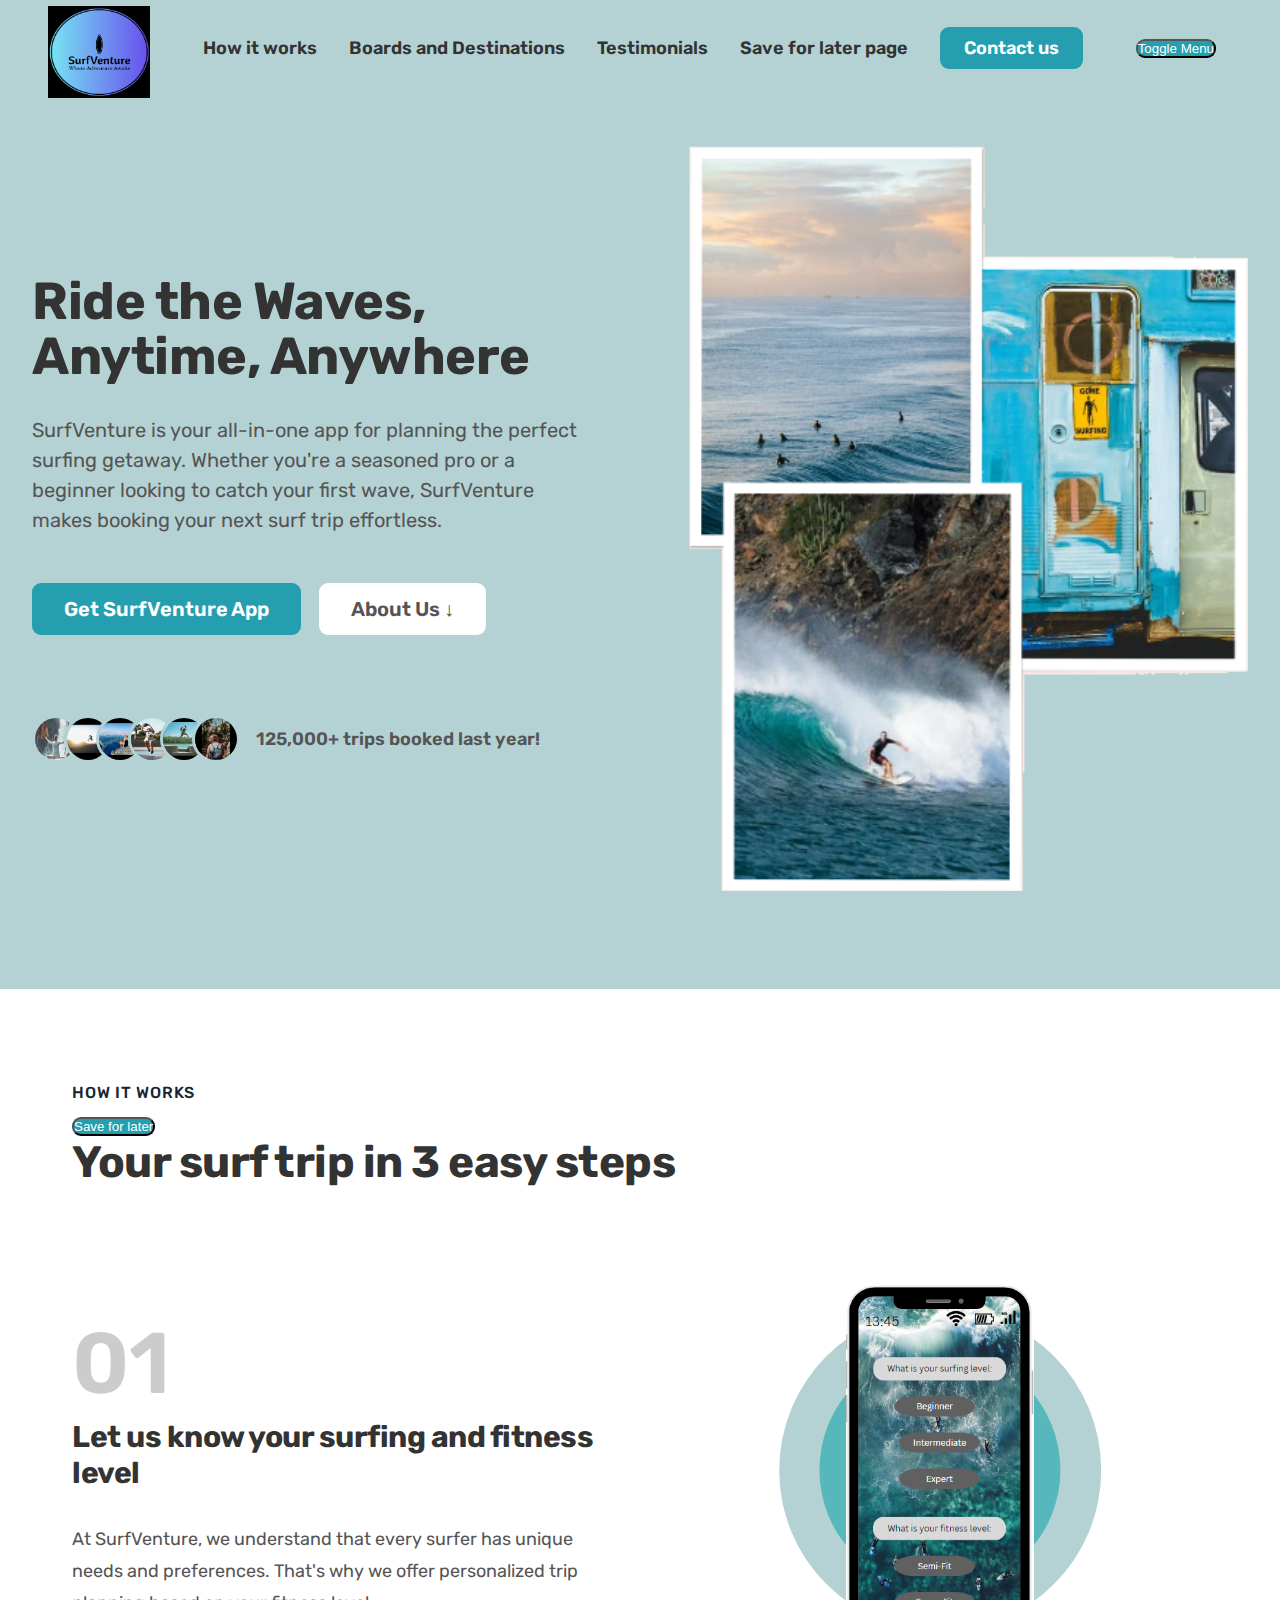
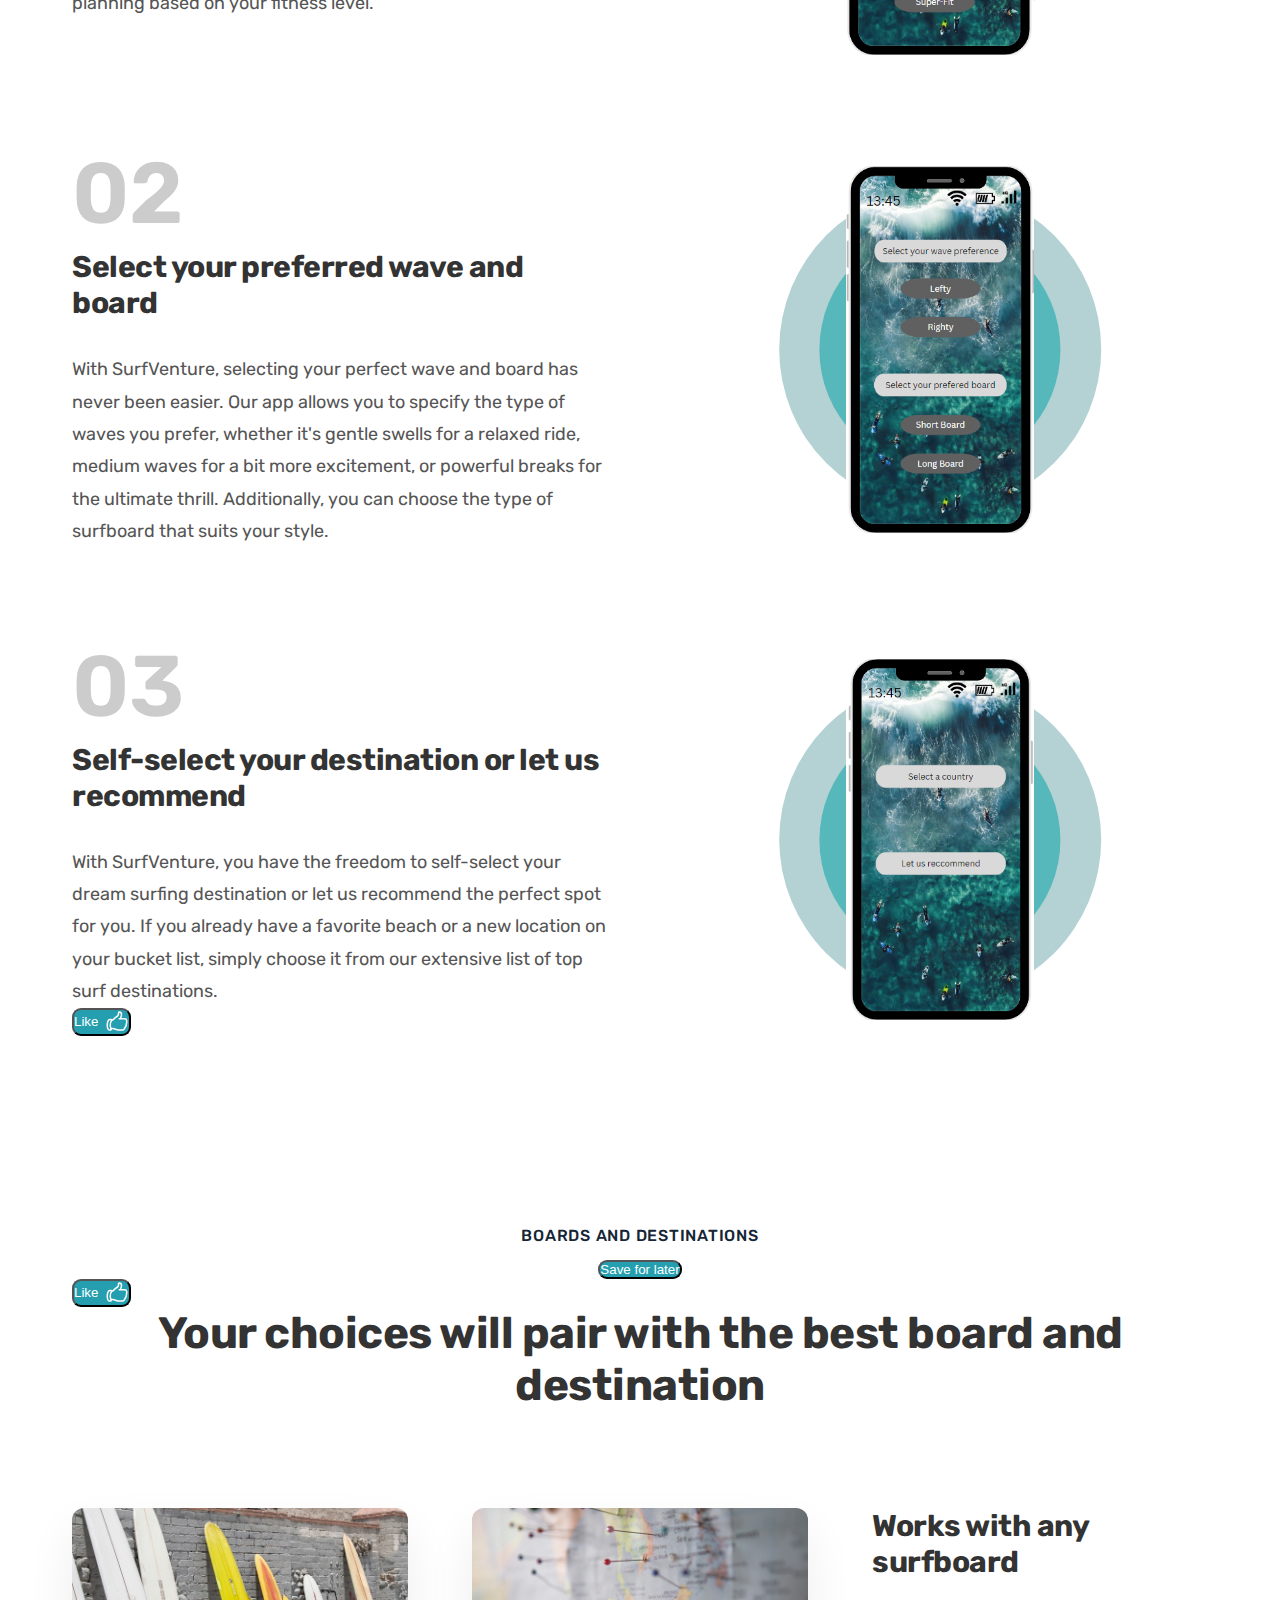
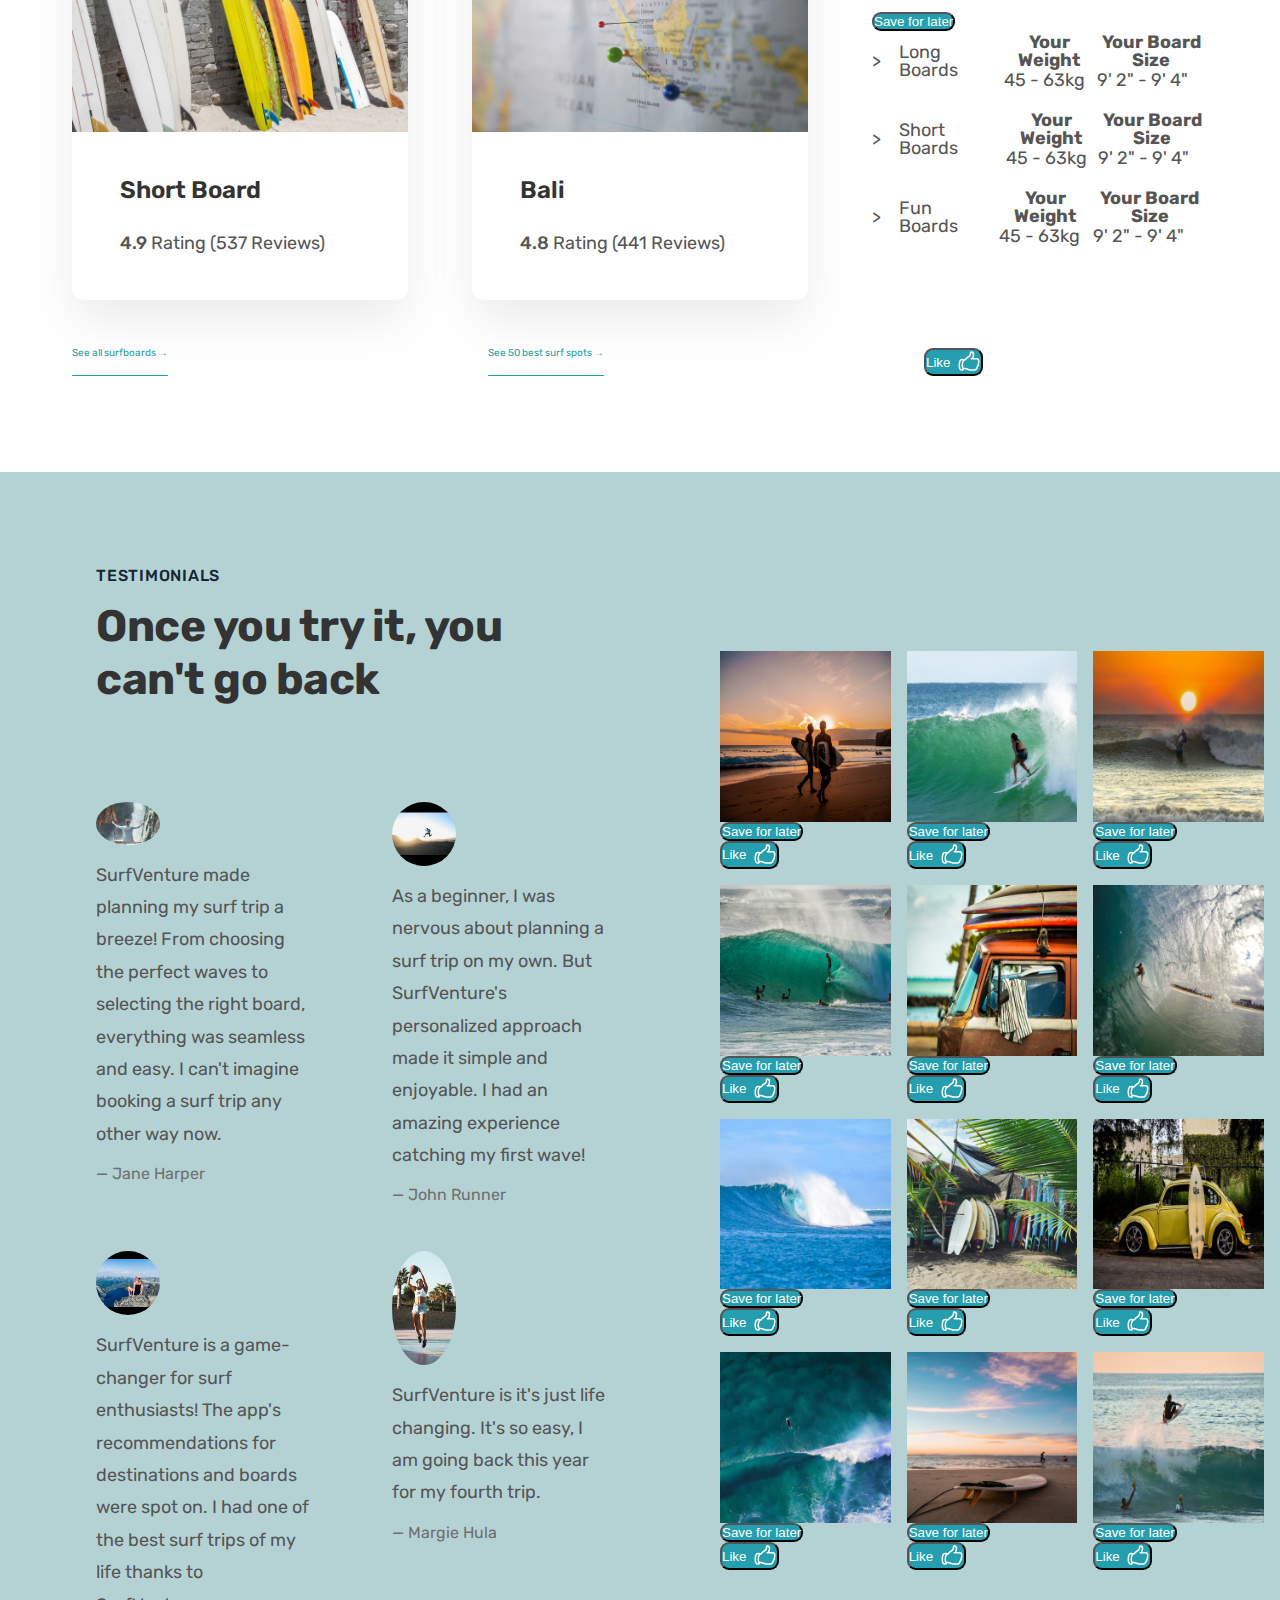
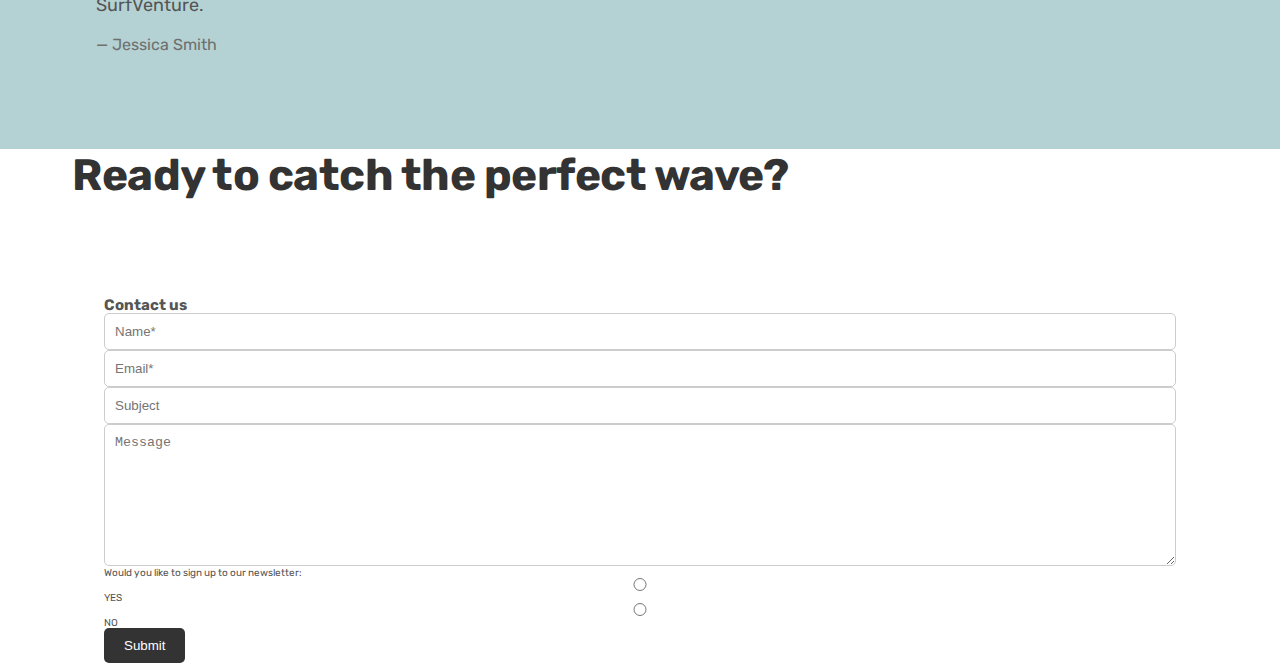
<file: index.html>
<!DOCTYPE html>
<html lang="en">
  <head>
    <meta charset="UTF-8" />
    <meta name="viewport" content="width=device-width, initial-scale=1.0" />
    <link rel="preconnect" href="https://fonts.googleapis.com" />
    <link rel="preconnect" href="https://fonts.gstatic.com" crossorigin />
    <link
      href="https://fonts.googleapis.com/css2?family=Inter:wght@400;500;700&family=Rubik:wght@400;500;600;700&display=swap"
      rel="stylesheet"
    />
    <link rel="stylesheet" href="css/style.css" />
    <title>SurfVenture</title>
  </head>

  <body>
    <header class="header">
      <div class="header-logo">
        <img
          class="logo"
          alt="SurfVenture logo"
          src="img/logos/surfventure-logo.png"
        />
      </div>
      <nav class="main-nav" aria-label="Main Navigation">
        <ul class="main-nav-list">
          <li>
            <a class="main-nav-link" href="#how-it-works">How it works</a>
          </li>
          <li>
            <a class="main-nav-link" href="#boards-and-destinations"
              >Boards and Destinations</a
            >
          </li>
          <li>
            <a class="main-nav-link" href="#testimonials">Testimonials</a>
          </li>
          <li>
            <a
              class="main-nav-link"
              href="../saveForLater_page/saveForLater.html"
              >Save for later page</a
            >
          </li>
          <li>
            <a class="main-nav-link nav-cta" href="#contact-us">Contact us</a>
          </li>
        </ul>
      </nav>
      <button class="btn btn--full margin-right-sm" id="toggle-menu">
        Toggle Menu
      </button>
    </header>

    <!-- Hero Section  -->

    <main>
      <section class="section-hero">
        <div class="hero">
          <div class="hero-text-box">
            <h1 class="heading-primary">Ride the Waves, Anytime, Anywhere</h1>
            <p class="hero-description">
              SurfVenture is your all-in-one app for planning the perfect
              surfing getaway. Whether you're a seasoned pro or a beginner
              looking to catch your first wave, SurfVenture makes booking your
              next surf trip effortless.
            </p>
            <a
              href="../getApp_page/getApp.html"
              class="btn btn--full margin-right-sm"
              >Get SurfVenture App</a
            >
            <a href="../aboutUs_page/aboutUS.html" class="btn btn--outline"
              >About Us &darr;</a
            >

            <!-- Client Images  -->

            <div class="adventures-booked">
              <div class="booked-imgs">
                <img
                  src="img/customers/customer1.jpg"
                  alt="photo of customer"
                />
                <img
                  src="img/customers/customer2.jpg"
                  alt="photo of customer"
                />
                <img
                  src="img/customers/customer3.jpg"
                  alt="photo of customer"
                />
                <img
                  src="img/customers/customer4.jpg"
                  alt="photo of customer"
                />
                <img
                  src="img/customers/customer5.jpg"
                  alt="photo of customer"
                />
                <img
                  src="img/customers/customer6.jpg"
                  alt="photo of customer"
                />
              </div>
              <p class="booked-text">
                <span>125,000+</span> trips booked last year!
              </p>
            </div>
          </div>

          <!-- Hero Image for landing page  -->

          <div class="hero-img-box">
            <img
              src="img/heroSection/hero-image.png"
              class="hero-img"
              alt="Woman surfing on a wave"
            />
          </div>
        </div>
      </section>

      <!-- How it works section with APP Mock up  -->

      <section id="how-it-works" class="section-how">
        <div class="container">
          <span class="subheading">How it works</span>
          <button
            class="save-later-btn btn btn--full"
            data-id="How it works"
            data-title="How it works section"
          >
            Save for later
          </button>
          <h2 class="heading-secondary">Your surf trip in 3 easy steps</h2>
        </div>
        <div class="container grid grid--2--cols grid--center-v">
          <!-- Step 01 -->
          <div class="step-text-box">
            <p class="step-number">01</p>

            <h3 class="heading-tertiary">
              Let us know your surfing and fitness level
            </h3>
            <p class="step-description">
              At SurfVenture, we understand that every surfer has unique needs
              and preferences. That's why we offer personalized trip planning
              based on your fitness level.
            </p>
          </div>

          <!-- background of image  -->

          <div class="wave">
            <img
              src="img/app/app-screen1.png"
              class="step-img"
              alt="App screen showing preferences selection"
            />
          </div>

          <!-- Step 02 -->

          <div class="step-text-box">
            <p class="step-number">02</p>
            <h3 class="heading-tertiary">
              Select your preferred wave and board
            </h3>
            <p class="step-description">
              With SurfVenture, selecting your perfect wave and board has never
              been easier. Our app allows you to specify the type of waves you
              prefer, whether it's gentle swells for a relaxed ride, medium
              waves for a bit more excitement, or powerful breaks for the
              ultimate thrill. Additionally, you can choose the type of
              surfboard that suits your style.
            </p>
          </div>

          <!-- background of image  -->

          <div class="wave">
            <img
              src="img/app/app-screen2.png"
              class="step-img"
              alt="App screen showing preferences selection"
            />
          </div>

          <!-- Step 03 -->

          <div class="step-text-box">
            <p class="step-number">03</p>
            <h3 class="heading-tertiary">
              Self-select your destination or let us recommend
            </h3>
            <p class="step-description">
              With SurfVenture, you have the freedom to self-select your dream
              surfing destination or let us recommend the perfect spot for you.
              If you already have a favorite beach or a new location on your
              bucket list, simply choose it from our extensive list of top surf
              destinations.
            </p>

            <button
              class="like-btn"
              data-id="How it works"
              data-title="How it works section"
            >
              Like
              <svg
                xmlns="http://www.w3.org/2000/svg"
                fill="none"
                viewBox="0 0 24 24"
                stroke-width="1.5"
                stroke="currentColor"
                class="size-6"
              >
                <path
                  stroke-linecap="round"
                  stroke-linejoin="round"
                  d="M6.633 10.25c.806 0 1.533-.446 2.031-1.08a9.041 9.041 0 0 1 2.861-2.4c.723-.384 1.35-.956 1.653-1.715a4.498 4.498 0 0 0 .322-1.672V2.75a.75.75 0 0 1 .75-.75 2.25 2.25 0 0 1 2.25 2.25c0 1.152-.26 2.243-.723 3.218-.266.558.107 1.282.725 1.282m0 0h3.126c1.026 0 1.945.694 2.054 1.715.045.422.068.85.068 1.285a11.95 11.95 0 0 1-2.649 7.521c-.388.482-.987.729-1.605.729H13.48c-.483 0-.964-.078-1.423-.23l-3.114-1.04a4.501 4.501 0 0 0-1.423-.23H5.904m10.598-9.75H14.25M5.904 18.5c.083.205.173.405.27.602.197.4-.078.898-.523.898h-.908c-.889 0-1.713-.518-1.972-1.368a12 12 0 0 1-.521-3.507c0-1.553.295-3.036.831-4.398C3.387 9.953 4.167 9.5 5 9.5h1.053c.472 0 .745.556.5.96a8.958 8.958 0 0 0-1.302 4.665c0 1.194.232 2.333.654 3.375Z"
                />
              </svg>
            </button>
          </div>

          <!-- background of image  -->

          <div class="wave">
            <img
              src="img/app/app-screen3.png"
              class="step-img"
              alt="App screen showing destination selection"
            />
          </div>
        </div>
      </section>

      <!-- Board and destination section  -->

      <section id="boards-and-destinations" class="section-pairing">
        <div class="container center-text">
          <span class="subheading">Boards and Destinations</span
          ><button
            class="save-later-btn btn btn--full"
            data-id="boards-and-destinations"
            data-title="Board and destination section"
          >
            Save for later
          </button>
          <button
            class="like-btn"
            data-id="boards-and-destinations"
            data-title="boards-and-destination section"
          >
            Like
            <svg
              xmlns="http://www.w3.org/2000/svg"
              fill="none"
              viewBox="0 0 24 24"
              stroke-width="1.5"
              stroke="currentColor"
              class="size-6"
            >
              <path
                stroke-linecap="round"
                stroke-linejoin="round"
                d="M6.633 10.25c.806 0 1.533-.446 2.031-1.08a9.041 9.041 0 0 1 2.861-2.4c.723-.384 1.35-.956 1.653-1.715a4.498 4.498 0 0 0 .322-1.672V2.75a.75.75 0 0 1 .75-.75 2.25 2.25 0 0 1 2.25 2.25c0 1.152-.26 2.243-.723 3.218-.266.558.107 1.282.725 1.282m0 0h3.126c1.026 0 1.945.694 2.054 1.715.045.422.068.85.068 1.285a11.95 11.95 0 0 1-2.649 7.521c-.388.482-.987.729-1.605.729H13.48c-.483 0-.964-.078-1.423-.23l-3.114-1.04a4.501 4.501 0 0 0-1.423-.23H5.904m10.598-9.75H14.25M5.904 18.5c.083.205.173.405.27.602.197.4-.078.898-.523.898h-.908c-.889 0-1.713-.518-1.972-1.368a12 12 0 0 1-.521-3.507c0-1.553.295-3.036.831-4.398C3.387 9.953 4.167 9.5 5 9.5h1.053c.472 0 .745.556.5.96a8.958 8.958 0 0 0-1.302 4.665c0 1.194.232 2.333.654 3.375Z"
              />
            </svg>
          </button>
          <h2 class="heading-secondary">
            Your choices will pair with the best board and destination
          </h2>
        </div>

        <!-- Image of boards with board description  -->

        <div class="container grid grid--3--cols margin-bottom-md">
          <div class="pairing">
            <img
              src="img/cardHeader/cardHeader1.jpg"
              class="pairing-img"
              alt="Surfboard on a beach"
            />
            <div class="pairing-content">
              <p class="pairing-title">Short Board</p>
              <ul class="pairing-attributes">
                <li class="pairing-attribute">
                  <span><strong>4.9</strong> Rating (537 Reviews)</span>
                </li>
              </ul>
            </div>
          </div>

          <!-- Image of Map with country description  -->

          <div class="pairing">
            <img
              src="img/cardHeader/cardHeader2.jpg"
              class="pairing-img"
              alt="Surfboard and waves"
            />
            <div class="pairing-content">
              <p class="pairing-title">Bali</p>
              <ul class="pairing-attributes">
                <li class="pairing-attribute">
                  <span><strong>4.8</strong> Rating (441 Reviews)</span>
                </li>
              </ul>
            </div>
          </div>

          <!-- Table showing what board for what weight  -->

          <div class="boards">
            <h3 class="heading-tertiary">Works with any surfboard</h3>
            <button
              class="save-later-btn btn btn--full"
              data-id="Board sizing"
              data-title="Board selection table"
            >
              Save for later
            </button>

            <div class="boards">
              <ul class="list">
                <li class="list-item">
                  ><span>Long Boards</span>
                  <table>
                    <tr>
                      <th>Your Weight</th>
                      <th>Your Board Size</th>
                    </tr>
                    <tr>
                      <td>45 - 63kg</td>
                      <td>9' 2" - 9' 4"</td>
                    </tr>
                  </table>
                </li>
                <li class="list-item">
                  ><span>Short Boards</span>
                  <table>
                    <tr>
                      <th>Your Weight</th>
                      <th>Your Board Size</th>
                    </tr>
                    <tr>
                      <td>45 - 63kg</td>
                      <td>9' 2" - 9' 4"</td>
                    </tr>
                  </table>
                </li>
                <li class="list-item">
                  ><span>Fun Boards</span>
                  <table>
                    <tr>
                      <th>Your Weight</th>
                      <th>Your Board Size</th>
                    </tr>
                    <tr>
                      <td>45 - 63kg</td>
                      <td>9' 2" - 9' 4"</td>
                    </tr>
                  </table>
                </li>
              </ul>
            </div>
          </div>
        </div>

        <!-- Hyperlink for all boards  -->

        <div class="container">
          <div class="external-links">
            <a
              href="https://www.surfertoday.com/board-size-chart/surf"
              class="link"
              >See all surfboards &rarr;</a
            >
            <a
              href="https://edition.cnn.com/travel/article/50-surf-spots/index.html"
              class="link"
              >See 50 best surf spots &rarr;</a
            >
            <button
              class="like-btn"
              data-id="Surfboards to weight"
              data-title="Surfboards to weight section"
            >
              Like
              <svg
                xmlns="http://www.w3.org/2000/svg"
                fill="none"
                viewBox="0 0 24 24"
                stroke-width="1.5"
                stroke="currentColor"
                class="size-6"
              >
                <path
                  stroke-linecap="round"
                  stroke-linejoin="round"
                  d="M6.633 10.25c.806 0 1.533-.446 2.031-1.08a9.041 9.041 0 0 1 2.861-2.4c.723-.384 1.35-.956 1.653-1.715a4.498 4.498 0 0 0 .322-1.672V2.75a.75.75 0 0 1 .75-.75 2.25 2.25 0 0 1 2.25 2.25c0 1.152-.26 2.243-.723 3.218-.266.558.107 1.282.725 1.282m0 0h3.126c1.026 0 1.945.694 2.054 1.715.045.422.068.85.068 1.285a11.95 11.95 0 0 1-2.649 7.521c-.388.482-.987.729-1.605.729H13.48c-.483 0-.964-.078-1.423-.23l-3.114-1.04a4.501 4.501 0 0 0-1.423-.23H5.904m10.598-9.75H14.25M5.904 18.5c.083.205.173.405.27.602.197.4-.078.898-.523.898h-.908c-.889 0-1.713-.518-1.972-1.368a12 12 0 0 1-.521-3.507c0-1.553.295-3.036.831-4.398C3.387 9.953 4.167 9.5 5 9.5h1.053c.472 0 .745.556.5.96a8.958 8.958 0 0 0-1.302 4.665c0 1.194.232 2.333.654 3.375Z"
                />
              </svg>
            </button>
          </div>
        </div>
      </section>

      <!-- Testimonial Section -->

      <section id="testimonials" class="section-testimonials">
        <div class="testimonials-container">
          <span class="subheading">Testimonials</span>
          <h2 class="heading-secondary">Once you try it, you can't go back</h2>

          <!-- Client 1 Testimonial Section -->

          <div class="testimonials">
            <figure class="testimonial">
              <img
                class="testimonial-img"
                alt="Photo of customer"
                src="img/customers/customer1.jpg"
              />
              <blockquote class="testimonial-text">
                SurfVenture made planning my surf trip a breeze! From choosing
                the perfect waves to selecting the right board, everything was
                seamless and easy. I can't imagine booking a surf trip any other
                way now.
              </blockquote>
              <p class="testimonial-name">&mdash; Jane Harper</p>
            </figure>

            <!-- Client 2 Testimonial Section -->

            <figure class="testimonial">
              <img
                class="testimonial-img"
                alt="Photo of customer"
                src="img/customers/customer2.jpg"
              />
              <blockquote class="testimonial-text">
                As a beginner, I was nervous about planning a surf trip on my
                own. But SurfVenture's personalized approach made it simple and
                enjoyable. I had an amazing experience catching my first wave!
              </blockquote>
              <p class="testimonial-name">&mdash; John Runner</p>
            </figure>

            <!-- Client 3 Testimonial Section -->

            <figure class="testimonial">
              <img
                class="testimonial-img"
                alt="Photo of customer"
                src="img/customers/customer3.jpg"
              />
              <blockquote class="testimonial-text">
                SurfVenture is a game-changer for surf enthusiasts! The app's
                recommendations for destinations and boards were spot on. I had
                one of the best surf trips of my life thanks to SurfVenture.
              </blockquote>
              <p class="testimonial-name">&mdash; Jessica Smith</p>
            </figure>

            <!-- Client 4 Testimonial Section -->

            <figure class="testimonial">
              <img
                class="testimonial-img"
                alt="Photo of customer"
                src="img/customers/customer4.jpg"
              />
              <blockquote class="testimonial-text">
                SurfVenture is it's just life changing. It's so easy, I am going
                back this year for my fourth trip.
              </blockquote>
              <p class="testimonial-name">&mdash; Margie Hula</p>
            </figure>
          </div>
        </div>

        <!-- Gallery within Testimonial Section -->

        <div class="gallery">
          <figure class="gallery-item item-list item">
            <img
              src="img/gallery/surf-image1.jpg"
              alt="image of surfing"
            /><button
              class="save-later-btn btn btn--full"
              data-id="Surfing Gallery1"
              data-title="Surfing_image_1"
            >
              Save for later
            </button>
            <div>
              <button class="like-btn" data-id="SurfLike1" data-title="Surf1">
                Like
                <svg
                  xmlns="http://www.w3.org/2000/svg"
                  fill="none"
                  viewBox="0 0 24 24"
                  stroke-width="1.5"
                  stroke="currentColor"
                  class="size-6"
                >
                  <path
                    stroke-linecap="round"
                    stroke-linejoin="round"
                    d="M6.633 10.25c.806 0 1.533-.446 2.031-1.08a9.041 9.041 0 0 1 2.861-2.4c.723-.384 1.35-.956 1.653-1.715a4.498 4.498 0 0 0 .322-1.672V2.75a.75.75 0 0 1 .75-.75 2.25 2.25 0 0 1 2.25 2.25c0 1.152-.26 2.243-.723 3.218-.266.558.107 1.282.725 1.282m0 0h3.126c1.026 0 1.945.694 2.054 1.715.045.422.068.85.068 1.285a11.95 11.95 0 0 1-2.649 7.521c-.388.482-.987.729-1.605.729H13.48c-.483 0-.964-.078-1.423-.23l-3.114-1.04a4.501 4.501 0 0 0-1.423-.23H5.904m10.598-9.75H14.25M5.904 18.5c.083.205.173.405.27.602.197.4-.078.898-.523.898h-.908c-.889 0-1.713-.518-1.972-1.368a12 12 0 0 1-.521-3.507c0-1.553.295-3.036.831-4.398C3.387 9.953 4.167 9.5 5 9.5h1.053c.472 0 .745.556.5.96a8.958 8.958 0 0 0-1.302 4.665c0 1.194.232 2.333.654 3.375Z"
                  />
                </svg>
              </button>
            </div>
          </figure>
          <figure class="gallery-item item-list item">
            <img
              src="img/gallery/surf-image2.jpg"
              alt="image of surfing"
            /><button
              class="save-later-btn btn btn--full"
              data-id="Surfing Gallery2"
              data-title="Surfing_image_2"
            >
              Save for later
            </button>
            <div>
              <button class="like-btn" data-id="SurfLike2" data-title="Surf2">
                Like
                <svg
                  xmlns="http://www.w3.org/2000/svg"
                  fill="none"
                  viewBox="0 0 24 24"
                  stroke-width="1.5"
                  stroke="currentColor"
                  class="size-6"
                >
                  <path
                    stroke-linecap="round"
                    stroke-linejoin="round"
                    d="M6.633 10.25c.806 0 1.533-.446 2.031-1.08a9.041 9.041 0 0 1 2.861-2.4c.723-.384 1.35-.956 1.653-1.715a4.498 4.498 0 0 0 .322-1.672V2.75a.75.75 0 0 1 .75-.75 2.25 2.25 0 0 1 2.25 2.25c0 1.152-.26 2.243-.723 3.218-.266.558.107 1.282.725 1.282m0 0h3.126c1.026 0 1.945.694 2.054 1.715.045.422.068.85.068 1.285a11.95 11.95 0 0 1-2.649 7.521c-.388.482-.987.729-1.605.729H13.48c-.483 0-.964-.078-1.423-.23l-3.114-1.04a4.501 4.501 0 0 0-1.423-.23H5.904m10.598-9.75H14.25M5.904 18.5c.083.205.173.405.27.602.197.4-.078.898-.523.898h-.908c-.889 0-1.713-.518-1.972-1.368a12 12 0 0 1-.521-3.507c0-1.553.295-3.036.831-4.398C3.387 9.953 4.167 9.5 5 9.5h1.053c.472 0 .745.556.5.96a8.958 8.958 0 0 0-1.302 4.665c0 1.194.232 2.333.654 3.375Z"
                  />
                </svg>
              </button>
            </div>
          </figure>
          <figure class="gallery-item item-list item">
            <img
              src="img/gallery/surf-image3.jpg"
              alt="image of surfing"
            /><button
              class="save-later-btn btn btn--full"
              data-id="Surfing Gallery3"
              data-title="Surfing_image_3"
            >
              Save for later
            </button>
            <div>
              <button class="like-btn" data-id="SurfLike3" data-title="Surf3">
                Like
                <svg
                  xmlns="http://www.w3.org/2000/svg"
                  fill="none"
                  viewBox="0 0 24 24"
                  stroke-width="1.5"
                  stroke="currentColor"
                  class="size-6"
                >
                  <path
                    stroke-linecap="round"
                    stroke-linejoin="round"
                    d="M6.633 10.25c.806 0 1.533-.446 2.031-1.08a9.041 9.041 0 0 1 2.861-2.4c.723-.384 1.35-.956 1.653-1.715a4.498 4.498 0 0 0 .322-1.672V2.75a.75.75 0 0 1 .75-.75 2.25 2.25 0 0 1 2.25 2.25c0 1.152-.26 2.243-.723 3.218-.266.558.107 1.282.725 1.282m0 0h3.126c1.026 0 1.945.694 2.054 1.715.045.422.068.85.068 1.285a11.95 11.95 0 0 1-2.649 7.521c-.388.482-.987.729-1.605.729H13.48c-.483 0-.964-.078-1.423-.23l-3.114-1.04a4.501 4.501 0 0 0-1.423-.23H5.904m10.598-9.75H14.25M5.904 18.5c.083.205.173.405.27.602.197.4-.078.898-.523.898h-.908c-.889 0-1.713-.518-1.972-1.368a12 12 0 0 1-.521-3.507c0-1.553.295-3.036.831-4.398C3.387 9.953 4.167 9.5 5 9.5h1.053c.472 0 .745.556.5.96a8.958 8.958 0 0 0-1.302 4.665c0 1.194.232 2.333.654 3.375Z"
                  />
                </svg>
              </button>
            </div>
          </figure>
          <figure class="gallery-item item-list item">
            <img
              src="img/gallery/surf-image4.jpg"
              alt="image of surfing"
            /><button
              class="save-later-btn btn btn--full"
              data-id="Surfing Gallery4"
              data-title="Surfing_image_4"
            >
              Save for later
            </button>
            <div>
              <button class="like-btn" data-id="SurfLike4" data-title="Surf4">
                Like
                <svg
                  xmlns="http://www.w3.org/2000/svg"
                  fill="none"
                  viewBox="0 0 24 24"
                  stroke-width="1.5"
                  stroke="currentColor"
                  class="size-6"
                >
                  <path
                    stroke-linecap="round"
                    stroke-linejoin="round"
                    d="M6.633 10.25c.806 0 1.533-.446 2.031-1.08a9.041 9.041 0 0 1 2.861-2.4c.723-.384 1.35-.956 1.653-1.715a4.498 4.498 0 0 0 .322-1.672V2.75a.75.75 0 0 1 .75-.75 2.25 2.25 0 0 1 2.25 2.25c0 1.152-.26 2.243-.723 3.218-.266.558.107 1.282.725 1.282m0 0h3.126c1.026 0 1.945.694 2.054 1.715.045.422.068.85.068 1.285a11.95 11.95 0 0 1-2.649 7.521c-.388.482-.987.729-1.605.729H13.48c-.483 0-.964-.078-1.423-.23l-3.114-1.04a4.501 4.501 0 0 0-1.423-.23H5.904m10.598-9.75H14.25M5.904 18.5c.083.205.173.405.27.602.197.4-.078.898-.523.898h-.908c-.889 0-1.713-.518-1.972-1.368a12 12 0 0 1-.521-3.507c0-1.553.295-3.036.831-4.398C3.387 9.953 4.167 9.5 5 9.5h1.053c.472 0 .745.556.5.96a8.958 8.958 0 0 0-1.302 4.665c0 1.194.232 2.333.654 3.375Z"
                  />
                </svg>
              </button>
            </div>
          </figure>
          <figure class="gallery-item item-list item">
            <img
              src="img/gallery/surf-image5.jpg"
              alt="image of surfing"
            /><button
              class="save-later-btn btn btn--full"
              data-id="Surfing Gallery5"
              data-title="Surfing_image_5"
            >
              Save for later
            </button>
            <div>
              <button class="like-btn" data-id="SurfLike5" data-title="Surf5">
                Like
                <svg
                  xmlns="http://www.w3.org/2000/svg"
                  fill="none"
                  viewBox="0 0 24 24"
                  stroke-width="1.5"
                  stroke="currentColor"
                  class="size-6"
                >
                  <path
                    stroke-linecap="round"
                    stroke-linejoin="round"
                    d="M6.633 10.25c.806 0 1.533-.446 2.031-1.08a9.041 9.041 0 0 1 2.861-2.4c.723-.384 1.35-.956 1.653-1.715a4.498 4.498 0 0 0 .322-1.672V2.75a.75.75 0 0 1 .75-.75 2.25 2.25 0 0 1 2.25 2.25c0 1.152-.26 2.243-.723 3.218-.266.558.107 1.282.725 1.282m0 0h3.126c1.026 0 1.945.694 2.054 1.715.045.422.068.85.068 1.285a11.95 11.95 0 0 1-2.649 7.521c-.388.482-.987.729-1.605.729H13.48c-.483 0-.964-.078-1.423-.23l-3.114-1.04a4.501 4.501 0 0 0-1.423-.23H5.904m10.598-9.75H14.25M5.904 18.5c.083.205.173.405.27.602.197.4-.078.898-.523.898h-.908c-.889 0-1.713-.518-1.972-1.368a12 12 0 0 1-.521-3.507c0-1.553.295-3.036.831-4.398C3.387 9.953 4.167 9.5 5 9.5h1.053c.472 0 .745.556.5.96a8.958 8.958 0 0 0-1.302 4.665c0 1.194.232 2.333.654 3.375Z"
                  />
                </svg>
              </button>
            </div>
          </figure>
          <figure class="gallery-item item-list item">
            <img
              src="img/gallery/surf-image6.jpg"
              alt="image of surfing"
            /><button
              class="save-later-btn btn btn--full"
              data-id="Surfing Gallery6"
              data-title="Surfing_image_6"
            >
              Save for later
            </button>
            <div>
              <button class="like-btn" data-id="SurfLike6" data-title="Surf6">
                Like
                <svg
                  xmlns="http://www.w3.org/2000/svg"
                  fill="none"
                  viewBox="0 0 24 24"
                  stroke-width="1.5"
                  stroke="currentColor"
                  class="size-6"
                >
                  <path
                    stroke-linecap="round"
                    stroke-linejoin="round"
                    d="M6.633 10.25c.806 0 1.533-.446 2.031-1.08a9.041 9.041 0 0 1 2.861-2.4c.723-.384 1.35-.956 1.653-1.715a4.498 4.498 0 0 0 .322-1.672V2.75a.75.75 0 0 1 .75-.75 2.25 2.25 0 0 1 2.25 2.25c0 1.152-.26 2.243-.723 3.218-.266.558.107 1.282.725 1.282m0 0h3.126c1.026 0 1.945.694 2.054 1.715.045.422.068.85.068 1.285a11.95 11.95 0 0 1-2.649 7.521c-.388.482-.987.729-1.605.729H13.48c-.483 0-.964-.078-1.423-.23l-3.114-1.04a4.501 4.501 0 0 0-1.423-.23H5.904m10.598-9.75H14.25M5.904 18.5c.083.205.173.405.27.602.197.4-.078.898-.523.898h-.908c-.889 0-1.713-.518-1.972-1.368a12 12 0 0 1-.521-3.507c0-1.553.295-3.036.831-4.398C3.387 9.953 4.167 9.5 5 9.5h1.053c.472 0 .745.556.5.96a8.958 8.958 0 0 0-1.302 4.665c0 1.194.232 2.333.654 3.375Z"
                  />
                </svg>
              </button>
            </div>
          </figure>
          <figure class="gallery-item item-list item">
            <img
              src="img/gallery/surf-image7.jpg"
              alt="image of surfing"
            /><button
              class="save-later-btn btn btn--full"
              data-id="Surfing Gallery7"
              data-title="Surfing_image_7"
            >
              Save for later
            </button>
            <div>
              <button class="like-btn" data-id="SurfLike7" data-title="Surf7">
                Like
                <svg
                  xmlns="http://www.w3.org/2000/svg"
                  fill="none"
                  viewBox="0 0 24 24"
                  stroke-width="1.5"
                  stroke="currentColor"
                  class="size-6"
                >
                  <path
                    stroke-linecap="round"
                    stroke-linejoin="round"
                    d="M6.633 10.25c.806 0 1.533-.446 2.031-1.08a9.041 9.041 0 0 1 2.861-2.4c.723-.384 1.35-.956 1.653-1.715a4.498 4.498 0 0 0 .322-1.672V2.75a.75.75 0 0 1 .75-.75 2.25 2.25 0 0 1 2.25 2.25c0 1.152-.26 2.243-.723 3.218-.266.558.107 1.282.725 1.282m0 0h3.126c1.026 0 1.945.694 2.054 1.715.045.422.068.85.068 1.285a11.95 11.95 0 0 1-2.649 7.521c-.388.482-.987.729-1.605.729H13.48c-.483 0-.964-.078-1.423-.23l-3.114-1.04a4.501 4.501 0 0 0-1.423-.23H5.904m10.598-9.75H14.25M5.904 18.5c.083.205.173.405.27.602.197.4-.078.898-.523.898h-.908c-.889 0-1.713-.518-1.972-1.368a12 12 0 0 1-.521-3.507c0-1.553.295-3.036.831-4.398C3.387 9.953 4.167 9.5 5 9.5h1.053c.472 0 .745.556.5.96a8.958 8.958 0 0 0-1.302 4.665c0 1.194.232 2.333.654 3.375Z"
                  />
                </svg>
              </button>
            </div>
          </figure>
          <figure class="gallery-item item-list item">
            <img
              src="img/gallery/surf-image8.jpg"
              alt="image of surfing"
            /><button
              class="save-later-btn btn btn--full"
              data-id="Surfing Gallery8"
              data-title="Surfing_image_8"
            >
              Save for later
            </button>
            <div>
              <button class="like-btn" data-id="SurfLike8" data-title="Surf8">
                Like
                <svg
                  xmlns="http://www.w3.org/2000/svg"
                  fill="none"
                  viewBox="0 0 24 24"
                  stroke-width="1.5"
                  stroke="currentColor"
                  class="size-6"
                >
                  <path
                    stroke-linecap="round"
                    stroke-linejoin="round"
                    d="M6.633 10.25c.806 0 1.533-.446 2.031-1.08a9.041 9.041 0 0 1 2.861-2.4c.723-.384 1.35-.956 1.653-1.715a4.498 4.498 0 0 0 .322-1.672V2.75a.75.75 0 0 1 .75-.75 2.25 2.25 0 0 1 2.25 2.25c0 1.152-.26 2.243-.723 3.218-.266.558.107 1.282.725 1.282m0 0h3.126c1.026 0 1.945.694 2.054 1.715.045.422.068.85.068 1.285a11.95 11.95 0 0 1-2.649 7.521c-.388.482-.987.729-1.605.729H13.48c-.483 0-.964-.078-1.423-.23l-3.114-1.04a4.501 4.501 0 0 0-1.423-.23H5.904m10.598-9.75H14.25M5.904 18.5c.083.205.173.405.27.602.197.4-.078.898-.523.898h-.908c-.889 0-1.713-.518-1.972-1.368a12 12 0 0 1-.521-3.507c0-1.553.295-3.036.831-4.398C3.387 9.953 4.167 9.5 5 9.5h1.053c.472 0 .745.556.5.96a8.958 8.958 0 0 0-1.302 4.665c0 1.194.232 2.333.654 3.375Z"
                  />
                </svg>
              </button>
            </div>
          </figure>
          <figure class="gallery-item item-list item">
            <img
              src="img/gallery/surf-image9.jpg"
              alt="image of surfing"
            /><button
              class="save-later-btn btn btn--full"
              data-id="Surfing Gallery9"
              data-title="Surfing_image_9"
            >
              Save for later
            </button>
            <div>
              <button class="like-btn" data-id="SurfLike9" data-title="Surf9">
                Like
                <svg
                  xmlns="http://www.w3.org/2000/svg"
                  fill="none"
                  viewBox="0 0 24 24"
                  stroke-width="1.5"
                  stroke="currentColor"
                  class="size-6"
                >
                  <path
                    stroke-linecap="round"
                    stroke-linejoin="round"
                    d="M6.633 10.25c.806 0 1.533-.446 2.031-1.08a9.041 9.041 0 0 1 2.861-2.4c.723-.384 1.35-.956 1.653-1.715a4.498 4.498 0 0 0 .322-1.672V2.75a.75.75 0 0 1 .75-.75 2.25 2.25 0 0 1 2.25 2.25c0 1.152-.26 2.243-.723 3.218-.266.558.107 1.282.725 1.282m0 0h3.126c1.026 0 1.945.694 2.054 1.715.045.422.068.85.068 1.285a11.95 11.95 0 0 1-2.649 7.521c-.388.482-.987.729-1.605.729H13.48c-.483 0-.964-.078-1.423-.23l-3.114-1.04a4.501 4.501 0 0 0-1.423-.23H5.904m10.598-9.75H14.25M5.904 18.5c.083.205.173.405.27.602.197.4-.078.898-.523.898h-.908c-.889 0-1.713-.518-1.972-1.368a12 12 0 0 1-.521-3.507c0-1.553.295-3.036.831-4.398C3.387 9.953 4.167 9.5 5 9.5h1.053c.472 0 .745.556.5.96a8.958 8.958 0 0 0-1.302 4.665c0 1.194.232 2.333.654 3.375Z"
                  />
                </svg>
              </button>
            </div>
          </figure>
          <figure class="gallery-item item-list item">
            <img
              src="img/gallery/surf-image10.jpg"
              alt="image of surfing"
            /><button
              class="save-later-btn btn btn--full"
              data-id="Surfing Gallery10"
              data-title="Surfing_image_10"
            >
              Save for later
            </button>
            <div>
              <button class="like-btn" data-id="SurfLike10" data-title="Surf10">
                Like
                <svg
                  xmlns="http://www.w3.org/2000/svg"
                  fill="none"
                  viewBox="0 0 24 24"
                  stroke-width="1.5"
                  stroke="currentColor"
                  class="size-6"
                >
                  <path
                    stroke-linecap="round"
                    stroke-linejoin="round"
                    d="M6.633 10.25c.806 0 1.533-.446 2.031-1.08a9.041 9.041 0 0 1 2.861-2.4c.723-.384 1.35-.956 1.653-1.715a4.498 4.498 0 0 0 .322-1.672V2.75a.75.75 0 0 1 .75-.75 2.25 2.25 0 0 1 2.25 2.25c0 1.152-.26 2.243-.723 3.218-.266.558.107 1.282.725 1.282m0 0h3.126c1.026 0 1.945.694 2.054 1.715.045.422.068.85.068 1.285a11.95 11.95 0 0 1-2.649 7.521c-.388.482-.987.729-1.605.729H13.48c-.483 0-.964-.078-1.423-.23l-3.114-1.04a4.501 4.501 0 0 0-1.423-.23H5.904m10.598-9.75H14.25M5.904 18.5c.083.205.173.405.27.602.197.4-.078.898-.523.898h-.908c-.889 0-1.713-.518-1.972-1.368a12 12 0 0 1-.521-3.507c0-1.553.295-3.036.831-4.398C3.387 9.953 4.167 9.5 5 9.5h1.053c.472 0 .745.556.5.96a8.958 8.958 0 0 0-1.302 4.665c0 1.194.232 2.333.654 3.375Z"
                  />
                </svg>
              </button>
            </div>
          </figure>
          <figure class="gallery-item item-list item">
            <img
              src="img/gallery/surf-image11.jpg"
              alt="image of surfing"
            /><button
              class="save-later-btn btn btn--full"
              data-id="Surfing Gallery11"
              data-title="Surfing_image_11"
            >
              Save for later
            </button>
            <div>
              <button class="like-btn" data-id="SurfLike11" data-title="Surf11">
                Like
                <svg
                  xmlns="http://www.w3.org/2000/svg"
                  fill="none"
                  viewBox="0 0 24 24"
                  stroke-width="1.5"
                  stroke="currentColor"
                  class="size-6"
                >
                  <path
                    stroke-linecap="round"
                    stroke-linejoin="round"
                    d="M6.633 10.25c.806 0 1.533-.446 2.031-1.08a9.041 9.041 0 0 1 2.861-2.4c.723-.384 1.35-.956 1.653-1.715a4.498 4.498 0 0 0 .322-1.672V2.75a.75.75 0 0 1 .75-.75 2.25 2.25 0 0 1 2.25 2.25c0 1.152-.26 2.243-.723 3.218-.266.558.107 1.282.725 1.282m0 0h3.126c1.026 0 1.945.694 2.054 1.715.045.422.068.85.068 1.285a11.95 11.95 0 0 1-2.649 7.521c-.388.482-.987.729-1.605.729H13.48c-.483 0-.964-.078-1.423-.23l-3.114-1.04a4.501 4.501 0 0 0-1.423-.23H5.904m10.598-9.75H14.25M5.904 18.5c.083.205.173.405.27.602.197.4-.078.898-.523.898h-.908c-.889 0-1.713-.518-1.972-1.368a12 12 0 0 1-.521-3.507c0-1.553.295-3.036.831-4.398C3.387 9.953 4.167 9.5 5 9.5h1.053c.472 0 .745.556.5.96a8.958 8.958 0 0 0-1.302 4.665c0 1.194.232 2.333.654 3.375Z"
                  />
                </svg>
              </button>
            </div>
          </figure>
          <figure class="gallery-item item-list item">
            <img
              src="img/gallery/surf-image12.jpg"
              alt="image of surfing"
            /><button
              class="save-later-btn btn btn--full"
              data-id="Surfing Gallery12"
              data-title="Surfing_image_12"
            >
              Save for later
            </button>
            <div>
              <button class="like-btn" data-id="SurfLike12" data-title="Surf12">
                Like
                <svg
                  xmlns="http://www.w3.org/2000/svg"
                  fill="none"
                  viewBox="0 0 24 24"
                  stroke-width="1.5"
                  stroke="currentColor"
                  class="size-6"
                >
                  <path
                    stroke-linecap="round"
                    stroke-linejoin="round"
                    d="M6.633 10.25c.806 0 1.533-.446 2.031-1.08a9.041 9.041 0 0 1 2.861-2.4c.723-.384 1.35-.956 1.653-1.715a4.498 4.498 0 0 0 .322-1.672V2.75a.75.75 0 0 1 .75-.75 2.25 2.25 0 0 1 2.25 2.25c0 1.152-.26 2.243-.723 3.218-.266.558.107 1.282.725 1.282m0 0h3.126c1.026 0 1.945.694 2.054 1.715.045.422.068.85.068 1.285a11.95 11.95 0 0 1-2.649 7.521c-.388.482-.987.729-1.605.729H13.48c-.483 0-.964-.078-1.423-.23l-3.114-1.04a4.501 4.501 0 0 0-1.423-.23H5.904m10.598-9.75H14.25M5.904 18.5c.083.205.173.405.27.602.197.4-.078.898-.523.898h-.908c-.889 0-1.713-.518-1.972-1.368a12 12 0 0 1-.521-3.507c0-1.553.295-3.036.831-4.398C3.387 9.953 4.167 9.5 5 9.5h1.053c.472 0 .745.556.5.96a8.958 8.958 0 0 0-1.302 4.665c0 1.194.232 2.333.654 3.375Z"
                  />
                </svg>
              </button>
            </div>
          </figure>
        </div>
      </section>

      <!-- Contact Section -->

      <section id="contact-us" class="section-cta">
        <div class="container">
          <div class="cta">
            <div class="cta-text-box">
              <h2 class="heading-secondary">
                Ready to catch the perfect wave?
              </h2>

              <section class="contact-us">
                <div class="container">
                  <h2>Contact us</h2>

                  <!-- Contact form. No Server Side so add placeholder for action. -->

                  <div class="contact-form">
                    <form action="#" method="post">
                      <input
                        type="text"
                        id="name"
                        name="name"
                        placeholder="Name*"
                      />
                      <input
                        type="email"
                        id="email"
                        name="email"
                        placeholder="Email*"
                      />
                      <input
                        type="text"
                        id="subject"
                        name="subject"
                        placeholder="Subject"
                      />
                      <textarea
                        id="comment"
                        name="comment"
                        rows="8"
                        placeholder="Message"
                      ></textarea>

                      <p>Would you like to sign up to our newsletter:</p>

                      <input
                        type="radio"
                        id="yes"
                        name="fav_language"
                        value="YES"
                      />
                      <label for="yes">YES</label><br />
                      <input
                        type="radio"
                        id="no"
                        name="fav_language"
                        value="NO"
                      />
                      <label for="no">NO</label><br />

                      <button type="submit" class="btn btn-primary btn-xl">
                        Submit
                      </button>
                    </form>
                  </div>
                </div>
              </section>
            </div>
          </div>
        </div>
      </section>
    </main>
    <script src="https://code.jquery.com/jquery-3.6.0.min.js"></script>
    <script src="js/script.js"></script>
    <script src="/saveForLater_page/js/script.js"></script>
  </body>
</html>
</file>
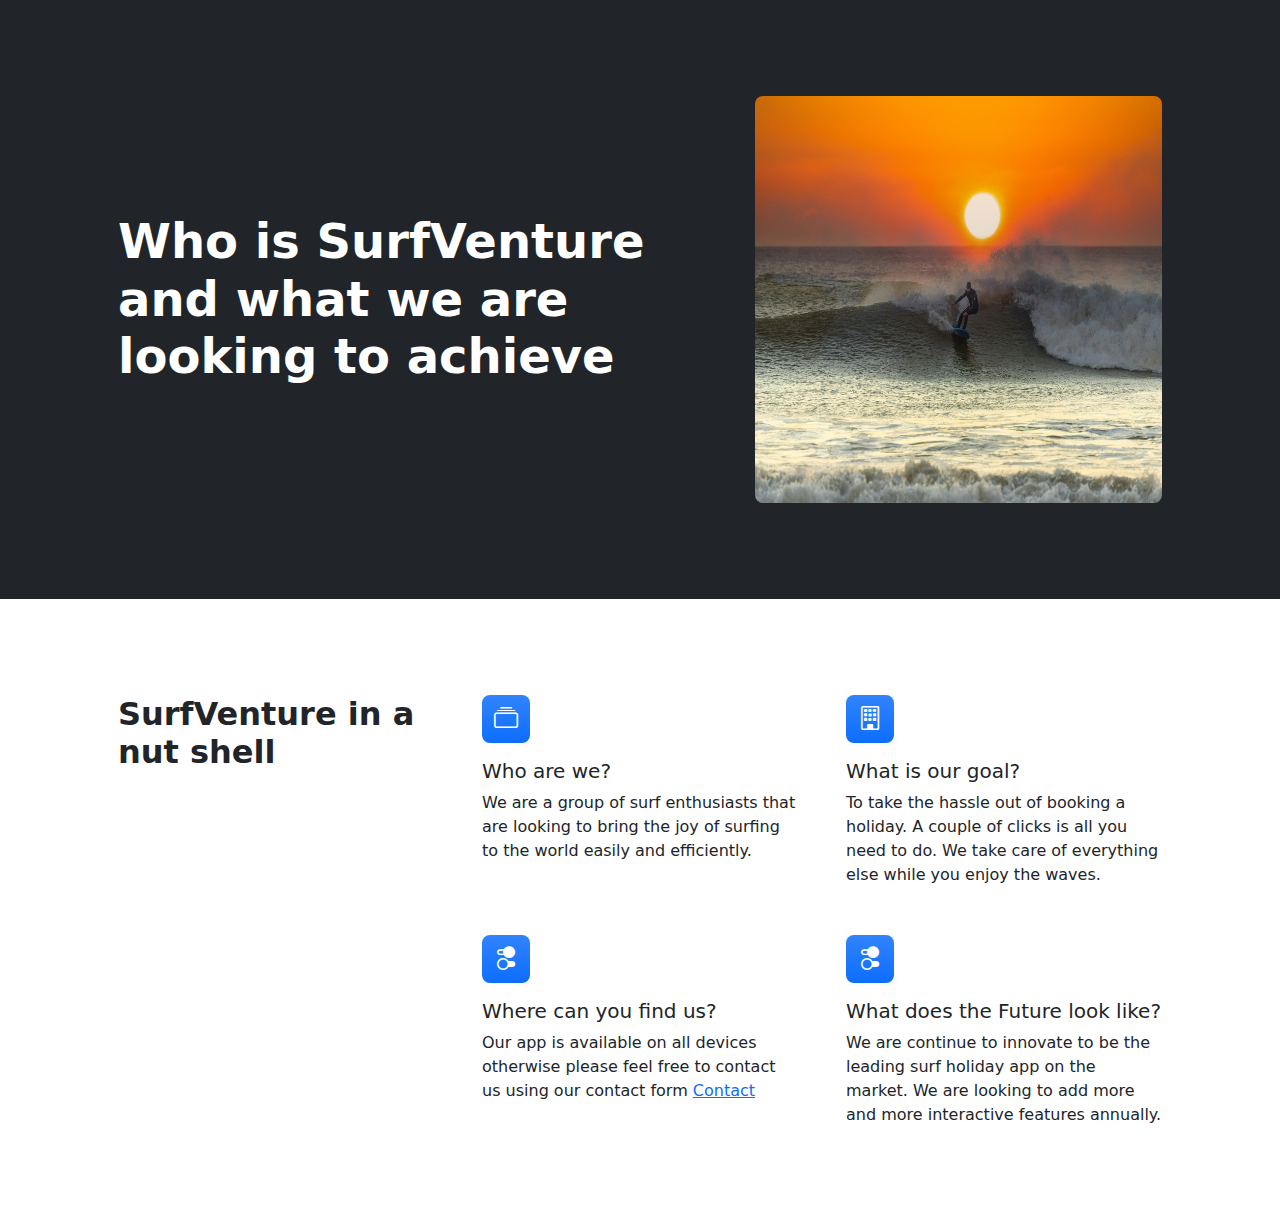
<file: aboutUs_page/aboutUS.html>
<!DOCTYPE html>
<html lang="en">
  <head>
    <meta charset="utf-8" />
    <meta
      name="viewport"
      content="width=device-width, initial-scale=1, shrink-to-fit=no"
    />
    <meta name="description" content="" />
    <meta name="author" content="" />
    <title>About Us</title>

    <!-- Bootstrap icons-->
    <link
      href="https://cdn.jsdelivr.net/npm/bootstrap-icons@1.5.0/font/bootstrap-icons.css"
      rel="stylesheet"
    />

    <!-- Core theme CSS (includes Bootstrap)-->
    <link href="css/styles.css" rel="stylesheet" />
  </head>
  <body class="d-flex flex-column h-100">
    <main class="flex-shrink-0">
      <!-- Header-->
      <header class="bg-dark py-5">
        <div class="container px-5">
          <div class="row gx-5 align-items-center justify-content-center">
            <div class="col-lg-8 col-xl-7 col-xxl-6">
              <div class="my-5 text-center text-xl-start">
                <h1 class="display-5 fw-bolder text-white mb-2">
                  Who is SurfVenture and what we are looking to achieve
                </h1>
              </div>
            </div>
            <div class="col-xl-5 col-xxl-6 d-none d-xl-block text-center">
              <img
                class="img-fluid rounded-3 my-5"
                src="img/surf-image3.jpg"
                alt="..."
              />
            </div>
          </div>
        </div>
      </header>

      <!-- Features section-->
      <section class="py-5" id="features">
        <div class="container px-5 my-5">
          <div class="row gx-5">
            <div class="col-lg-4 mb-5 mb-lg-0">
              <h2 class="fw-bolder mb-0">SurfVenture in a nut shell</h2>
            </div>
            <div class="col-lg-8">
              <div class="row gx-5 row-cols-1 row-cols-md-2">
                <div class="col mb-5 h-100">
                  <div
                    class="feature bg-primary bg-gradient text-white rounded-3 mb-3"
                  >
                    <i class="bi bi-collection"></i>
                  </div>
                  <h2 class="h5">Who are we?</h2>
                  <p class="mb-0">
                    We are a group of surf enthusiasts that are looking to bring
                    the joy of surfing to the world easily and efficiently.
                  </p>
                </div>
                <div class="col mb-5 h-100">
                  <div
                    class="feature bg-primary bg-gradient text-white rounded-3 mb-3"
                  >
                    <i class="bi bi-building"></i>
                  </div>
                  <h2 class="h5">What is our goal?</h2>
                  <p class="mb-0">
                    To take the hassle out of booking a holiday. A couple of
                    clicks is all you need to do. We take care of everything
                    else while you enjoy the waves.
                  </p>
                </div>
                <div class="col mb-5 mb-md-0 h-100">
                  <div
                    class="feature bg-primary bg-gradient text-white rounded-3 mb-3"
                  >
                    <i class="bi bi-toggles2"></i>
                  </div>
                  <h2 class="h5">Where can you find us?</h2>
                  <p class="mb-0">
                    Our app is available on all devices otherwise please feel
                    free to contact us using our contact form
                    <a
                      href="file:///C:/Users/pje/Dropbox/PE24020012997/1%20-%20Programming%20and%20Web%20Development%20Basics/L1T15%20-%20Capstone%20Project%20-%20HTML%20and%20CSS%20Web%20Page/Task/index.html#contact-us"
                      >Contact</a
                    >
                  </p>
                </div>
                <div class="col h-100">
                  <div
                    class="feature bg-primary bg-gradient text-white rounded-3 mb-3"
                  >
                    <i class="bi bi-toggles2"></i>
                  </div>
                  <h2 class="h5">What does the Future look like?</h2>
                  <p class="mb-0">
                    We are continue to innovate to be the leading surf holiday
                    app on the market. We are looking to add more and more
                    interactive features annually.
                  </p>
                </div>
              </div>
            </div>
          </div>
        </div>
      </section>
    </main>
  </body>
</html>
</file>
<file: css/style.css>
/*
--- 01 TYPOGRAPHY SYSTEM

- FONT SIZE SYSTEM (px)
10 / 12 / 14 / 16 / 18 / 20 / 24 / 30 / 36 / 44 / 52 / 62 / 74 / 86 / 98

- Font weights:

Default: 400
Medium: 500
Semi-bold: 600
Bold: 700


- Line heights:

Default: 1
Small: 1.05
medium: 1.2
Paragraph default: 1.6

- Letter Spacing:

-0.5px;
0.75px;


--- 02 COLORS:

- Primary: #259faf

- Tints: #b4d2d3 , #57b8bc , 


- Shades:

- Accents:  #152636 

- Greys: #555 , #333 , #6f6f6f

--- 06 BORDER_RADIUS

Default: 9px;
1.2rem;

--- 07 WHITESPACE

- SPACING SYSTEM (px)
2 / 4 / 8 / 12 / 16 / 24 / 32 / 48 / 64 / 80 / 96 / 128

*/

/*********************************************/
/* GENERIC PAGE */
/*********************************************/

* {
  margin: 0;
  padding: 0;
  box-sizing: border-box;
}

html {
  font-size: 62.5%;
}

body {
  font-family: "Rubik", sans-serif;
  line-height: 1;
  font-weight: 400;
  color: #555;
}

strong {
  font-weight: 500;
}

/*********************************************/
/* GENERAL REUSABLE COMPONENTS */
/*********************************************/
.container {
  max-width: 120rem;
  padding: 0 3.2rem;
  margin: 0 auto;
}
.grid {
  display: grid;
  row-gap: 9.6rem;
  column-gap: 6.4rem;
}

.grid--2--cols {
  grid-template-columns: repeat(2, 1fr);
}

.grid--3--cols {
  grid-template-columns: repeat(3, 1fr);
}

.grid--4--cols {
  grid-template-columns: repeat(4, 1fr);
}

.grid--center-v {
  align-items: center;
}

.heading-primary,
.heading-secondary,
.heading-tertiary {
  font-weight: 700;
  color: #333;
  letter-spacing: -0.5px;
}

.heading-primary {
  font-size: 5.2rem;
  line-height: 1.05;
  margin-bottom: 3.2rem;
}

.heading-secondary {
  font-size: 4.4rem;
  line-height: 1.2;
  margin-bottom: 9.6rem;
}

.heading-tertiary {
  font-size: 3rem;
  line-height: 1.2;
  margin-bottom: 3.2rem;
}

.subheading {
  display: block;
  font-size: 1.6rem;
  font-weight: 500;
  color: #152636;
  text-transform: uppercase;
  margin-bottom: 1.6rem;
  letter-spacing: 0.75px;
}

button {
  background-color: #259faf;
  color: #fff;
  border-radius: 9px;
  cursor: pointer;
}

.like-btn {
  display: flex;
  align-items: center;
  gap: 0.5em;
  background: #259faf;
  border-radius: 9px;
  color: #fff;
  padding: 0;
  cursor: pointer;
}

.like-btn svg {
  width: 24px;
  height: 24px;
}

.like-btn span {
  font-size: 1em;
}

.btn:link,
.btn:visited {
  font-size: 2rem;
  font-weight: 600;
  text-decoration: none;
  padding: 1.6rem 3.2rem;
  border-radius: 9px;
  display: inline-block;
  transition: all 0.3s;
}

.btn--full:link,
.btn--full:visited {
  background-color: #259faf;
  color: #fff;
}

.btn--full:hover,
.btn--full:active,
.like-btn:hover,
.like-btn:visited {
  background-color: #152636;
  color: #fff;
}

.btn--outline:link,
.btn--outline:visited {
  background-color: #fff;
  color: #555;
}

.btn--outline:hover,
.btn--outline:active {
  background-color: #b4d2d3;
  color: #555;
  box-shadow: inset 0 0 0 3px #fff;
}

.link:link,
.link:visited {
  display: inline-block;
  color: #259faf;
  text-decoration: none;
  border-bottom: 1px solid currentColor;
  padding-bottom: 2px;
  transition: all 0.3s;
}

.link:hover,
.link:active {
  color: #152636;
  border-bottom: 1px solid transparent;
}

/* HELPER CLASSES */

.margin-right-sm {
  margin-right: 1.6rem !important;
}

.margin-bottom-md {
  margin-bottom: 4.8rem !important;
}

.center-text {
  text-align: center;
}

/*********************************************/
/* HEADER COMPONENTS */
/*********************************************/

.header {
  display: flex;
  justify-content: space-between;
  align-items: center;
  background-color: #b4d2d3;

  height: 9.6rem;
  padding: 0 4.8rem;
}

.logo {
  height: 10.2rem;
  width: 10.2rem;
  padding-top: 10px;
}

/*********************************************/
/* NAVIGATION COMPONENTS */
/*********************************************/

.main-nav-list {
  list-style: none;
  display: flex;
  align-items: center;
  gap: 3.2rem;
}

.main-nav-link:link,
.main-nav-link:visited {
  display: inline-block;
  text-decoration: none;
  color: #333;
  font-weight: 600;
  font-size: 1.8rem;
  transition: all 0.3s;
}

.main-nav-link:hover,
.main-nav-link:active {
  color: #152636;
}

.main-nav-link.nav-cta:link,
.main-nav-link.nav-cta:visited {
  padding: 1.2rem 2.4rem;
  border-radius: 9px;
  color: #fff;
  background-color: #259faf;
}

.main-nav-link.nav-cta:hover,
.main-nav-link.nav-cta:active {
  background-color: #152636;
}

/*********************************************/
/* HERO COMPONENTS */
/*********************************************/

.section-hero {
  background-color: #b4d2d3;
  padding: 4.8rem 0 9.6rem 0;
}

.hero {
  max-width: 130rem;
  margin: 0 auto;
  padding: 0 3.2rem;
  display: grid;
  grid-template-columns: 1fr 1fr;
  align-items: center;
  gap: 9.6rem;
}

.hero-img {
  width: 100%;
}

.hero-description {
  font-size: 2rem;
  line-height: 1.5;
  margin-bottom: 4.8rem;
}

.adventures-booked {
  display: flex;
  margin-top: 8rem;
  align-items: center;
  gap: 1.6rem;
}

.booked-imgs {
  display: flex;
}

.booked-imgs img {
  height: 4.8rem;
  width: 4.8rem;
  border-radius: 50%;
  margin-right: -1.6rem;
  border: 3px solid #b4d2d3;
}

.booked-imgs img:last-child {
  margin: 0;
}

.booked-text {
  font-size: 1.8rem;
  font-weight: 600;
}

.delivered-text span {
  color: #152636;
  font-weight: 700;
}

/*********************************************/
/* FEATURED IN SECTION */
/*********************************************/

.section-featured {
  padding: 4.8rem 0 3.2rem 0;
}

.heading-featured-in {
  font-size: 1.4rem;
  text-transform: uppercase;
  letter-spacing: 0.75px;
  font-weight: 500;
  text-align: center;
  margin-bottom: 2.4rem;
  color: #888;
}

.logos img {
  height: 3.2rem;
  filter: brightness(0);
  opacity: 50%;
}

.logos {
  display: flex;
  justify-content: space-around;
}

/*********************************************/
/* HOW IT WORKS COMPONENTS */
/*********************************************/

.section-how {
  padding: 9.6rem 0;
}

.step-number {
  font-size: 8.6rem;
  font-weight: 600;
  color: #ccc;
  margin-bottom: 1.2rem;
}

.step-description {
  font-size: 1.8rem;
  line-height: 1.8;
}

.wave {
  display: flex;
  align-items: center;
  justify-content: center;
  position: relative;
}

.wave::before,
.wave::after {
  content: "";
  display: block;
  width: 60%;
  padding-bottom: 60%;
  background-color: #b4d2d3;
  position: absolute;
  top: 50%;
  left: 50%;
  transform: translate(-50%, -50%);
  border-radius: 50%;
  z-index: -2;
}

.wave::after {
  width: 45%;
  padding-bottom: 45%;
  background-color: #57b8bc;
  z-index: -1;
}

.step-img {
  width: 35%;
}

/*********************************************/
/* BOARDS AND DESTINATION SECTION */
/*********************************************/

.section-pairing {
  padding: 9.6rem 0;
}

.pairing {
  box-shadow: 0 2.4rem 4.8rem rgba(0, 0, 0, 0.075);
  border-radius: 1.2rem;
  overflow: hidden;
  transition: all 0.4s;
}

.pairing:hover {
  transform: translateY(-1.2rem);
  box-shadow: 0 3.2rem 6.4rem rgba(0, 0, 0, 0.06);
}

.pairing-content {
  padding: 3.2rem 4.8rem 4.8rem 4.8rem;
}

.pairing-title {
  font-size: 2.4rem;
  color: #333;
  font-weight: 600;
  margin-top: 1.2rem;
  margin-bottom: 3.2rem;
}

.pairing-attributes {
  list-style: none;
  display: flex;
  flex-direction: column;
  gap: 2rem;
}

.pairing-attribute {
  font-size: 1.8rem;
}

.pairing-attribute {
  font-size: 1.8rem;
  display: flex;
  align-items: center;
  gap: 1rem;
}

.pairing-icon {
  height: 2.4rem;
  width: 2.4rem;
  color: #259faf;
}

.pairing-img {
  width: 100%;
}

.list {
  list-style: none;
  display: flex;
  flex-direction: column;
  gap: 1.8rem;
}

.list-item {
  font-size: 1.8rem;
  display: flex;
  align-items: center;
  gap: 1.8rem;
}

.list-icon {
  width: 3rem;
  height: 3rem;
  color: #259faf;
}

.external-links {
  display: flex;
  gap: 32rem;
}

/*********************************************/
/* TESTIMONIAL SECTION */
/*********************************************/

.section-testimonials {
  background-color: #b4d2d3;
  display: grid;
  grid-template-columns: 55fr 45fr;
  align-items: center;
}

.testimonials-container {
  padding: 9.6rem;
}

.testimonials {
  display: grid;
  grid-template-columns: 1fr 1fr;
  row-gap: 4.8rem;
  column-gap: 8rem;
}

.testimonial-img {
  width: 6.4rem;
  border-radius: 50%;
  margin-bottom: 1.2rem;
}

.testimonial-text {
  font-size: 1.8rem;
  line-height: 1.8;
  margin-bottom: 1.6rem;
}

.testimonial-name {
  font-size: 1.6rem;
  color: #6f6f6f;
}

.gallery {
  display: grid;
  grid-template-columns: repeat(3, 1fr);
  gap: 1.6rem;
  padding: 1.6rem;
}

.gallery-item {
  overflow: hidden;
}

.gallery-item img {
  display: block;
  width: 100%;
  transition: all 0.4s;
}

.gallery-item img:hover {
  transform: scale(1.1);
}

/*********************************************/
/* FOOTER SECTION */
/*********************************************/
.contact {
  padding: 50px 0;
}

.contact-info {
  display: flex;
  flex-direction: column;
  gap: 10px;
  margin-bottom: 20px;
}

.contact-info i {
  font-size: 1.5em;
  margin-right: 10px;
}

.contact-form {
  display: flex;
  flex-direction: column;
  gap: 10px;
}

.contact-form input,
.contact-form textarea {
  padding: 10px;
  border: 1px solid #ccc;
  border-radius: 5px;
  width: 100%;
}

.contact-form button {
  padding: 10px 20px;
  border: none;
  background: #333;
  color: #fff;
  cursor: pointer;
  border-radius: 5px;
}

/* Footer */
.footer {
  padding: 20px 0;
  background: #333;
  color: #fff;
  text-align: center;
}
</file>
<file: aboutUs_page/css/styles.css>
:root {
  --bs-blue: #0d6efd;
  --bs-indigo: #6610f2;
  --bs-purple: #6f42c1;
  --bs-pink: #d63384;
  --bs-red: #dc3545;
  --bs-orange: #fd7e14;
  --bs-yellow: #ffc107;
  --bs-green: #198754;
  --bs-teal: #20c997;
  --bs-cyan: #0dcaf0;
  --bs-black: #000;
  --bs-white: #fff;
  --bs-gray: #6c757d;
  --bs-gray-dark: #343a40;
  --bs-gray-100: #f8f9fa;
  --bs-gray-200: #e9ecef;
  --bs-gray-300: #dee2e6;
  --bs-gray-400: #ced4da;
  --bs-gray-500: #adb5bd;
  --bs-gray-600: #6c757d;
  --bs-gray-700: #495057;
  --bs-gray-800: #343a40;
  --bs-gray-900: #212529;
  --bs-primary: #0d6efd;
  --bs-secondary: #6c757d;
  --bs-success: #198754;
  --bs-info: #0dcaf0;
  --bs-warning: #ffc107;
  --bs-danger: #dc3545;
  --bs-light: #f8f9fa;
  --bs-dark: #212529;
  --bs-primary-rgb: 13, 110, 253;
  --bs-secondary-rgb: 108, 117, 125;
  --bs-success-rgb: 25, 135, 84;
  --bs-info-rgb: 13, 202, 240;
  --bs-warning-rgb: 255, 193, 7;
  --bs-danger-rgb: 220, 53, 69;
  --bs-light-rgb: 248, 249, 250;
  --bs-dark-rgb: 33, 37, 41;
  --bs-white-rgb: 255, 255, 255;
  --bs-black-rgb: 0, 0, 0;
  --bs-body-color-rgb: 33, 37, 41;
  --bs-body-bg-rgb: 255, 255, 255;
  --bs-font-sans-serif: system-ui, -apple-system, "Segoe UI", Roboto, "Helvetica Neue", "Noto Sans", "Liberation Sans", Arial, sans-serif, "Apple Color Emoji", "Segoe UI Emoji", "Segoe UI Symbol", "Noto Color Emoji";
  --bs-font-monospace: SFMono-Regular, Menlo, Monaco, Consolas, "Liberation Mono", "Courier New", monospace;
  --bs-gradient: linear-gradient(180deg, rgba(255, 255, 255, 0.15), rgba(255, 255, 255, 0));
  --bs-body-font-family: var(--bs-font-sans-serif);
  --bs-body-font-size: 1rem;
  --bs-body-font-weight: 400;
  --bs-body-line-height: 1.5;
  --bs-body-color: #212529;
  --bs-body-bg: #fff;
  --bs-border-width: 1px;
  --bs-border-style: solid;
  --bs-border-color: #dee2e6;
  --bs-border-color-translucent: rgba(0, 0, 0, 0.175);
  --bs-border-radius: 0.375rem;
  --bs-border-radius-sm: 0.25rem;
  --bs-border-radius-lg: 0.5rem;
  --bs-border-radius-xl: 1rem;
  --bs-border-radius-2xl: 2rem;
  --bs-border-radius-pill: 50rem;
  --bs-link-color: #0d6efd;
  --bs-link-hover-color: #0a58ca;
  --bs-code-color: #d63384;
  --bs-highlight-bg: #fff3cd;
}

*,
*::before,
*::after {
  box-sizing: border-box;
}

@media (prefers-reduced-motion: no-preference) {
  :root {
    scroll-behavior: smooth;
  }
}

body {
  margin: 0;
  font-family: var(--bs-body-font-family);
  font-size: var(--bs-body-font-size);
  font-weight: var(--bs-body-font-weight);
  line-height: var(--bs-body-line-height);
  color: var(--bs-body-color);
  text-align: var(--bs-body-text-align);
  background-color: var(--bs-body-bg);
  -webkit-text-size-adjust: 100%;
  -webkit-tap-highlight-color: rgba(0, 0, 0, 0);
}

hr {
  margin: 1rem 0;
  color: inherit;
  border: 0;
  border-top: 1px solid;
  opacity: 0.25;
}

h6, .h6, h5, .h5, h4, .h4, h3, .h3, h2, .h2, h1, .h1 {
  margin-top: 0;
  margin-bottom: 0.5rem;
  font-weight: 500;
  line-height: 1.2;
}

h1, .h1 {
  font-size: calc(1.375rem + 1.5vw);
}
@media (min-width: 1200px) {
  h1, .h1 {
    font-size: 2.5rem;
  }
}

h2, .h2 {
  font-size: calc(1.325rem + 0.9vw);
}
@media (min-width: 1200px) {
  h2, .h2 {
    font-size: 2rem;
  }
}

h3, .h3 {
  font-size: calc(1.3rem + 0.6vw);
}
@media (min-width: 1200px) {
  h3, .h3 {
    font-size: 1.75rem;
  }
}

h4, .h4 {
  font-size: calc(1.275rem + 0.3vw);
}
@media (min-width: 1200px) {
  h4, .h4 {
    font-size: 1.5rem;
  }
}

h5, .h5 {
  font-size: 1.25rem;
}

h6, .h6 {
  font-size: 1rem;
}

p {
  margin-top: 0;
  margin-bottom: 1rem;
}

abbr[title] {
  -webkit-text-decoration: underline dotted;
          text-decoration: underline dotted;
  cursor: help;
  -webkit-text-decoration-skip-ink: none;
          text-decoration-skip-ink: none;
}

address {
  margin-bottom: 1rem;
  font-style: normal;
  line-height: inherit;
}

ol,
ul {
  padding-left: 2rem;
}

ol,
ul,
dl {
  margin-top: 0;
  margin-bottom: 1rem;
}

ol ol,
ul ul,
ol ul,
ul ol {
  margin-bottom: 0;
}

dt {
  font-weight: 700;
}

dd {
  margin-bottom: 0.5rem;
  margin-left: 0;
}

blockquote {
  margin: 0 0 1rem;
}

b,
strong {
  font-weight: bolder;
}

small, .small {
  font-size: 0.875em;
}

mark, .mark {
  padding: 0.1875em;
  background-color: var(--bs-highlight-bg);
}

sub,
sup {
  position: relative;
  font-size: 0.75em;
  line-height: 0;
  vertical-align: baseline;
}

sub {
  bottom: -0.25em;
}

sup {
  top: -0.5em;
}

a {
  color: var(--bs-link-color);
  text-decoration: underline;
}
a:hover {
  color: var(--bs-link-hover-color);
}

a:not([href]):not([class]), a:not([href]):not([class]):hover {
  color: inherit;
  text-decoration: none;
}

pre,
code,
kbd,
samp {
  font-family: var(--bs-font-monospace);
  font-size: 1em;
}

pre {
  display: block;
  margin-top: 0;
  margin-bottom: 1rem;
  overflow: auto;
  font-size: 0.875em;
}
pre code {
  font-size: inherit;
  color: inherit;
  word-break: normal;
}

code {
  font-size: 0.875em;
  color: var(--bs-code-color);
  word-wrap: break-word;
}
a > code {
  color: inherit;
}

kbd {
  padding: 0.1875rem 0.375rem;
  font-size: 0.875em;
  color: var(--bs-body-bg);
  background-color: var(--bs-body-color);
  border-radius: 0.25rem;
}
kbd kbd {
  padding: 0;
  font-size: 1em;
}

figure {
  margin: 0 0 1rem;
}

img,
svg {
  vertical-align: middle;
}

table {
  caption-side: bottom;
  border-collapse: collapse;
}

caption {
  padding-top: 0.5rem;
  padding-bottom: 0.5rem;
  color: #6c757d;
  text-align: left;
}

th {
  text-align: inherit;
  text-align: -webkit-match-parent;
}

thead,
tbody,
tfoot,
tr,
td,
th {
  border-color: inherit;
  border-style: solid;
  border-width: 0;
}

label {
  display: inline-block;
}

button {
  border-radius: 0;
}

button:focus:not(:focus-visible) {
  outline: 0;
}

input,
button,
select,
optgroup,
textarea {
  margin: 0;
  font-family: inherit;
  font-size: inherit;
  line-height: inherit;
}

button,
select {
  text-transform: none;
}

[role=button] {
  cursor: pointer;
}

select {
  word-wrap: normal;
}
select:disabled {
  opacity: 1;
}

[list]:not([type=date]):not([type=datetime-local]):not([type=month]):not([type=week]):not([type=time])::-webkit-calendar-picker-indicator {
  display: none !important;
}

button,
[type=button],
[type=reset],
[type=submit] {
  -webkit-appearance: button;
}
button:not(:disabled),
[type=button]:not(:disabled),
[type=reset]:not(:disabled),
[type=submit]:not(:disabled) {
  cursor: pointer;
}

::-moz-focus-inner {
  padding: 0;
  border-style: none;
}

textarea {
  resize: vertical;
}

fieldset {
  min-width: 0;
  padding: 0;
  margin: 0;
  border: 0;
}

legend {
  float: left;
  width: 100%;
  padding: 0;
  margin-bottom: 0.5rem;
  font-size: calc(1.275rem + 0.3vw);
  line-height: inherit;
}
@media (min-width: 1200px) {
  legend {
    font-size: 1.5rem;
  }
}
legend + * {
  clear: left;
}

::-webkit-datetime-edit-fields-wrapper,
::-webkit-datetime-edit-text,
::-webkit-datetime-edit-minute,
::-webkit-datetime-edit-hour-field,
::-webkit-datetime-edit-day-field,
::-webkit-datetime-edit-month-field,
::-webkit-datetime-edit-year-field {
  padding: 0;
}

::-webkit-inner-spin-button {
  height: auto;
}

[type=search] {
  outline-offset: -2px;
  -webkit-appearance: textfield;
}

/* rtl:raw:
[type="tel"],
[type="url"],
[type="email"],
[type="number"] {
  direction: ltr;
}
*/
::-webkit-search-decoration {
  -webkit-appearance: none;
}

::-webkit-color-swatch-wrapper {
  padding: 0;
}

::file-selector-button {
  font: inherit;
  -webkit-appearance: button;
}

output {
  display: inline-block;
}

iframe {
  border: 0;
}

summary {
  display: list-item;
  cursor: pointer;
}

progress {
  vertical-align: baseline;
}

[hidden] {
  display: none !important;
}

.lead {
  font-size: 1.25rem;
  font-weight: 300;
}

.display-1 {
  font-size: calc(1.625rem + 4.5vw);
  font-weight: 300;
  line-height: 1.2;
}
@media (min-width: 1200px) {
  .display-1 {
    font-size: 5rem;
  }
}

.display-2 {
  font-size: calc(1.575rem + 3.9vw);
  font-weight: 300;
  line-height: 1.2;
}
@media (min-width: 1200px) {
  .display-2 {
    font-size: 4.5rem;
  }
}

.display-3 {
  font-size: calc(1.525rem + 3.3vw);
  font-weight: 300;
  line-height: 1.2;
}
@media (min-width: 1200px) {
  .display-3 {
    font-size: 4rem;
  }
}

.display-4 {
  font-size: calc(1.475rem + 2.7vw);
  font-weight: 300;
  line-height: 1.2;
}
@media (min-width: 1200px) {
  .display-4 {
    font-size: 3.5rem;
  }
}

.display-5 {
  font-size: calc(1.425rem + 2.1vw);
  font-weight: 300;
  line-height: 1.2;
}
@media (min-width: 1200px) {
  .display-5 {
    font-size: 3rem;
  }
}

.display-6 {
  font-size: calc(1.375rem + 1.5vw);
  font-weight: 300;
  line-height: 1.2;
}
@media (min-width: 1200px) {
  .display-6 {
    font-size: 2.5rem;
  }
}

.list-unstyled {
  padding-left: 0;
  list-style: none;
}

.list-inline {
  padding-left: 0;
  list-style: none;
}

.list-inline-item {
  display: inline-block;
}
.list-inline-item:not(:last-child) {
  margin-right: 0.5rem;
}

.initialism {
  font-size: 0.875em;
  text-transform: uppercase;
}

.blockquote {
  margin-bottom: 1rem;
  font-size: 1.25rem;
}
.blockquote > :last-child {
  margin-bottom: 0;
}

.blockquote-footer {
  margin-top: -1rem;
  margin-bottom: 1rem;
  font-size: 0.875em;
  color: #6c757d;
}
.blockquote-footer::before {
  content: "— ";
}

.img-fluid {
  max-width: 100%;
  height: auto;
}

.img-thumbnail {
  padding: 0.25rem;
  background-color: #fff;
  border: 1px solid var(--bs-border-color);
  border-radius: 0.375rem;
  max-width: 100%;
  height: auto;
}

.figure {
  display: inline-block;
}

.figure-img {
  margin-bottom: 0.5rem;
  line-height: 1;
}

.figure-caption {
  font-size: 0.875em;
  color: #6c757d;
}

.container,
.container-fluid,
.container-xxl,
.container-xl,
.container-lg,
.container-md,
.container-sm {
  --bs-gutter-x: 1.5rem;
  --bs-gutter-y: 0;
  width: 100%;
  padding-right: calc(var(--bs-gutter-x) * 0.5);
  padding-left: calc(var(--bs-gutter-x) * 0.5);
  margin-right: auto;
  margin-left: auto;
}

@media (min-width: 576px) {
  .container-sm, .container {
    max-width: 540px;
  }
}
@media (min-width: 768px) {
  .container-md, .container-sm, .container {
    max-width: 720px;
  }
}
@media (min-width: 992px) {
  .container-lg, .container-md, .container-sm, .container {
    max-width: 960px;
  }
}
@media (min-width: 1200px) {
  .container-xl, .container-lg, .container-md, .container-sm, .container {
    max-width: 1140px;
  }
}
@media (min-width: 1400px) {
  .container-xxl, .container-xl, .container-lg, .container-md, .container-sm, .container {
    max-width: 1320px;
  }
}
.row {
  --bs-gutter-x: 1.5rem;
  --bs-gutter-y: 0;
  display: flex;
  flex-wrap: wrap;
  margin-top: calc(-1 * var(--bs-gutter-y));
  margin-right: calc(-0.5 * var(--bs-gutter-x));
  margin-left: calc(-0.5 * var(--bs-gutter-x));
}
.row > * {
  flex-shrink: 0;
  width: 100%;
  max-width: 100%;
  padding-right: calc(var(--bs-gutter-x) * 0.5);
  padding-left: calc(var(--bs-gutter-x) * 0.5);
  margin-top: var(--bs-gutter-y);
}

.col {
  flex: 1 0 0%;
}

.row-cols-auto > * {
  flex: 0 0 auto;
  width: auto;
}

.row-cols-1 > * {
  flex: 0 0 auto;
  width: 100%;
}

.row-cols-2 > * {
  flex: 0 0 auto;
  width: 50%;
}

.row-cols-3 > * {
  flex: 0 0 auto;
  width: 33.3333333333%;
}

.row-cols-4 > * {
  flex: 0 0 auto;
  width: 25%;
}

.row-cols-5 > * {
  flex: 0 0 auto;
  width: 20%;
}

.row-cols-6 > * {
  flex: 0 0 auto;
  width: 16.6666666667%;
}

.col-auto {
  flex: 0 0 auto;
  width: auto;
}

.col-1 {
  flex: 0 0 auto;
  width: 8.33333333%;
}

.col-2 {
  flex: 0 0 auto;
  width: 16.66666667%;
}

.col-3 {
  flex: 0 0 auto;
  width: 25%;
}

.col-4 {
  flex: 0 0 auto;
  width: 33.33333333%;
}

.col-5 {
  flex: 0 0 auto;
  width: 41.66666667%;
}

.col-6 {
  flex: 0 0 auto;
  width: 50%;
}

.col-7 {
  flex: 0 0 auto;
  width: 58.33333333%;
}

.col-8 {
  flex: 0 0 auto;
  width: 66.66666667%;
}

.col-9 {
  flex: 0 0 auto;
  width: 75%;
}

.col-10 {
  flex: 0 0 auto;
  width: 83.33333333%;
}

.col-11 {
  flex: 0 0 auto;
  width: 91.66666667%;
}

.col-12 {
  flex: 0 0 auto;
  width: 100%;
}

.offset-1 {
  margin-left: 8.33333333%;
}

.offset-2 {
  margin-left: 16.66666667%;
}

.offset-3 {
  margin-left: 25%;
}

.offset-4 {
  margin-left: 33.33333333%;
}

.offset-5 {
  margin-left: 41.66666667%;
}

.offset-6 {
  margin-left: 50%;
}

.offset-7 {
  margin-left: 58.33333333%;
}

.offset-8 {
  margin-left: 66.66666667%;
}

.offset-9 {
  margin-left: 75%;
}

.offset-10 {
  margin-left: 83.33333333%;
}

.offset-11 {
  margin-left: 91.66666667%;
}

.g-0,
.gx-0 {
  --bs-gutter-x: 0;
}

.g-0,
.gy-0 {
  --bs-gutter-y: 0;
}

.g-1,
.gx-1 {
  --bs-gutter-x: 0.25rem;
}

.g-1,
.gy-1 {
  --bs-gutter-y: 0.25rem;
}

.g-2,
.gx-2 {
  --bs-gutter-x: 0.5rem;
}

.g-2,
.gy-2 {
  --bs-gutter-y: 0.5rem;
}

.g-3,
.gx-3 {
  --bs-gutter-x: 1rem;
}

.g-3,
.gy-3 {
  --bs-gutter-y: 1rem;
}

.g-4,
.gx-4 {
  --bs-gutter-x: 1.5rem;
}

.g-4,
.gy-4 {
  --bs-gutter-y: 1.5rem;
}

.g-5,
.gx-5 {
  --bs-gutter-x: 3rem;
}

.g-5,
.gy-5 {
  --bs-gutter-y: 3rem;
}

@media (min-width: 576px) {
  .col-sm {
    flex: 1 0 0%;
  }
  .row-cols-sm-auto > * {
    flex: 0 0 auto;
    width: auto;
  }
  .row-cols-sm-1 > * {
    flex: 0 0 auto;
    width: 100%;
  }
  .row-cols-sm-2 > * {
    flex: 0 0 auto;
    width: 50%;
  }
  .row-cols-sm-3 > * {
    flex: 0 0 auto;
    width: 33.3333333333%;
  }
  .row-cols-sm-4 > * {
    flex: 0 0 auto;
    width: 25%;
  }
  .row-cols-sm-5 > * {
    flex: 0 0 auto;
    width: 20%;
  }
  .row-cols-sm-6 > * {
    flex: 0 0 auto;
    width: 16.6666666667%;
  }
  .col-sm-auto {
    flex: 0 0 auto;
    width: auto;
  }
  .col-sm-1 {
    flex: 0 0 auto;
    width: 8.33333333%;
  }
  .col-sm-2 {
    flex: 0 0 auto;
    width: 16.66666667%;
  }
  .col-sm-3 {
    flex: 0 0 auto;
    width: 25%;
  }
  .col-sm-4 {
    flex: 0 0 auto;
    width: 33.33333333%;
  }
  .col-sm-5 {
    flex: 0 0 auto;
    width: 41.66666667%;
  }
  .col-sm-6 {
    flex: 0 0 auto;
    width: 50%;
  }
  .col-sm-7 {
    flex: 0 0 auto;
    width: 58.33333333%;
  }
  .col-sm-8 {
    flex: 0 0 auto;
    width: 66.66666667%;
  }
  .col-sm-9 {
    flex: 0 0 auto;
    width: 75%;
  }
  .col-sm-10 {
    flex: 0 0 auto;
    width: 83.33333333%;
  }
  .col-sm-11 {
    flex: 0 0 auto;
    width: 91.66666667%;
  }
  .col-sm-12 {
    flex: 0 0 auto;
    width: 100%;
  }
  .offset-sm-0 {
    margin-left: 0;
  }
  .offset-sm-1 {
    margin-left: 8.33333333%;
  }
  .offset-sm-2 {
    margin-left: 16.66666667%;
  }
  .offset-sm-3 {
    margin-left: 25%;
  }
  .offset-sm-4 {
    margin-left: 33.33333333%;
  }
  .offset-sm-5 {
    margin-left: 41.66666667%;
  }
  .offset-sm-6 {
    margin-left: 50%;
  }
  .offset-sm-7 {
    margin-left: 58.33333333%;
  }
  .offset-sm-8 {
    margin-left: 66.66666667%;
  }
  .offset-sm-9 {
    margin-left: 75%;
  }
  .offset-sm-10 {
    margin-left: 83.33333333%;
  }
  .offset-sm-11 {
    margin-left: 91.66666667%;
  }
  .g-sm-0,
  .gx-sm-0 {
    --bs-gutter-x: 0;
  }
  .g-sm-0,
  .gy-sm-0 {
    --bs-gutter-y: 0;
  }
  .g-sm-1,
  .gx-sm-1 {
    --bs-gutter-x: 0.25rem;
  }
  .g-sm-1,
  .gy-sm-1 {
    --bs-gutter-y: 0.25rem;
  }
  .g-sm-2,
  .gx-sm-2 {
    --bs-gutter-x: 0.5rem;
  }
  .g-sm-2,
  .gy-sm-2 {
    --bs-gutter-y: 0.5rem;
  }
  .g-sm-3,
  .gx-sm-3 {
    --bs-gutter-x: 1rem;
  }
  .g-sm-3,
  .gy-sm-3 {
    --bs-gutter-y: 1rem;
  }
  .g-sm-4,
  .gx-sm-4 {
    --bs-gutter-x: 1.5rem;
  }
  .g-sm-4,
  .gy-sm-4 {
    --bs-gutter-y: 1.5rem;
  }
  .g-sm-5,
  .gx-sm-5 {
    --bs-gutter-x: 3rem;
  }
  .g-sm-5,
  .gy-sm-5 {
    --bs-gutter-y: 3rem;
  }
}
@media (min-width: 768px) {
  .col-md {
    flex: 1 0 0%;
  }
  .row-cols-md-auto > * {
    flex: 0 0 auto;
    width: auto;
  }
  .row-cols-md-1 > * {
    flex: 0 0 auto;
    width: 100%;
  }
  .row-cols-md-2 > * {
    flex: 0 0 auto;
    width: 50%;
  }
  .row-cols-md-3 > * {
    flex: 0 0 auto;
    width: 33.3333333333%;
  }
  .row-cols-md-4 > * {
    flex: 0 0 auto;
    width: 25%;
  }
  .row-cols-md-5 > * {
    flex: 0 0 auto;
    width: 20%;
  }
  .row-cols-md-6 > * {
    flex: 0 0 auto;
    width: 16.6666666667%;
  }
  .col-md-auto {
    flex: 0 0 auto;
    width: auto;
  }
  .col-md-1 {
    flex: 0 0 auto;
    width: 8.33333333%;
  }
  .col-md-2 {
    flex: 0 0 auto;
    width: 16.66666667%;
  }
  .col-md-3 {
    flex: 0 0 auto;
    width: 25%;
  }
  .col-md-4 {
    flex: 0 0 auto;
    width: 33.33333333%;
  }
  .col-md-5 {
    flex: 0 0 auto;
    width: 41.66666667%;
  }
  .col-md-6 {
    flex: 0 0 auto;
    width: 50%;
  }
  .col-md-7 {
    flex: 0 0 auto;
    width: 58.33333333%;
  }
  .col-md-8 {
    flex: 0 0 auto;
    width: 66.66666667%;
  }
  .col-md-9 {
    flex: 0 0 auto;
    width: 75%;
  }
  .col-md-10 {
    flex: 0 0 auto;
    width: 83.33333333%;
  }
  .col-md-11 {
    flex: 0 0 auto;
    width: 91.66666667%;
  }
  .col-md-12 {
    flex: 0 0 auto;
    width: 100%;
  }
  .offset-md-0 {
    margin-left: 0;
  }
  .offset-md-1 {
    margin-left: 8.33333333%;
  }
  .offset-md-2 {
    margin-left: 16.66666667%;
  }
  .offset-md-3 {
    margin-left: 25%;
  }
  .offset-md-4 {
    margin-left: 33.33333333%;
  }
  .offset-md-5 {
    margin-left: 41.66666667%;
  }
  .offset-md-6 {
    margin-left: 50%;
  }
  .offset-md-7 {
    margin-left: 58.33333333%;
  }
  .offset-md-8 {
    margin-left: 66.66666667%;
  }
  .offset-md-9 {
    margin-left: 75%;
  }
  .offset-md-10 {
    margin-left: 83.33333333%;
  }
  .offset-md-11 {
    margin-left: 91.66666667%;
  }
  .g-md-0,
  .gx-md-0 {
    --bs-gutter-x: 0;
  }
  .g-md-0,
  .gy-md-0 {
    --bs-gutter-y: 0;
  }
  .g-md-1,
  .gx-md-1 {
    --bs-gutter-x: 0.25rem;
  }
  .g-md-1,
  .gy-md-1 {
    --bs-gutter-y: 0.25rem;
  }
  .g-md-2,
  .gx-md-2 {
    --bs-gutter-x: 0.5rem;
  }
  .g-md-2,
  .gy-md-2 {
    --bs-gutter-y: 0.5rem;
  }
  .g-md-3,
  .gx-md-3 {
    --bs-gutter-x: 1rem;
  }
  .g-md-3,
  .gy-md-3 {
    --bs-gutter-y: 1rem;
  }
  .g-md-4,
  .gx-md-4 {
    --bs-gutter-x: 1.5rem;
  }
  .g-md-4,
  .gy-md-4 {
    --bs-gutter-y: 1.5rem;
  }
  .g-md-5,
  .gx-md-5 {
    --bs-gutter-x: 3rem;
  }
  .g-md-5,
  .gy-md-5 {
    --bs-gutter-y: 3rem;
  }
}
@media (min-width: 992px) {
  .col-lg {
    flex: 1 0 0%;
  }
  .row-cols-lg-auto > * {
    flex: 0 0 auto;
    width: auto;
  }
  .row-cols-lg-1 > * {
    flex: 0 0 auto;
    width: 100%;
  }
  .row-cols-lg-2 > * {
    flex: 0 0 auto;
    width: 50%;
  }
  .row-cols-lg-3 > * {
    flex: 0 0 auto;
    width: 33.3333333333%;
  }
  .row-cols-lg-4 > * {
    flex: 0 0 auto;
    width: 25%;
  }
  .row-cols-lg-5 > * {
    flex: 0 0 auto;
    width: 20%;
  }
  .row-cols-lg-6 > * {
    flex: 0 0 auto;
    width: 16.6666666667%;
  }
  .col-lg-auto {
    flex: 0 0 auto;
    width: auto;
  }
  .col-lg-1 {
    flex: 0 0 auto;
    width: 8.33333333%;
  }
  .col-lg-2 {
    flex: 0 0 auto;
    width: 16.66666667%;
  }
  .col-lg-3 {
    flex: 0 0 auto;
    width: 25%;
  }
  .col-lg-4 {
    flex: 0 0 auto;
    width: 33.33333333%;
  }
  .col-lg-5 {
    flex: 0 0 auto;
    width: 41.66666667%;
  }
  .col-lg-6 {
    flex: 0 0 auto;
    width: 50%;
  }
  .col-lg-7 {
    flex: 0 0 auto;
    width: 58.33333333%;
  }
  .col-lg-8 {
    flex: 0 0 auto;
    width: 66.66666667%;
  }
  .col-lg-9 {
    flex: 0 0 auto;
    width: 75%;
  }
  .col-lg-10 {
    flex: 0 0 auto;
    width: 83.33333333%;
  }
  .col-lg-11 {
    flex: 0 0 auto;
    width: 91.66666667%;
  }
  .col-lg-12 {
    flex: 0 0 auto;
    width: 100%;
  }
  .offset-lg-0 {
    margin-left: 0;
  }
  .offset-lg-1 {
    margin-left: 8.33333333%;
  }
  .offset-lg-2 {
    margin-left: 16.66666667%;
  }
  .offset-lg-3 {
    margin-left: 25%;
  }
  .offset-lg-4 {
    margin-left: 33.33333333%;
  }
  .offset-lg-5 {
    margin-left: 41.66666667%;
  }
  .offset-lg-6 {
    margin-left: 50%;
  }
  .offset-lg-7 {
    margin-left: 58.33333333%;
  }
  .offset-lg-8 {
    margin-left: 66.66666667%;
  }
  .offset-lg-9 {
    margin-left: 75%;
  }
  .offset-lg-10 {
    margin-left: 83.33333333%;
  }
  .offset-lg-11 {
    margin-left: 91.66666667%;
  }
  .g-lg-0,
  .gx-lg-0 {
    --bs-gutter-x: 0;
  }
  .g-lg-0,
  .gy-lg-0 {
    --bs-gutter-y: 0;
  }
  .g-lg-1,
  .gx-lg-1 {
    --bs-gutter-x: 0.25rem;
  }
  .g-lg-1,
  .gy-lg-1 {
    --bs-gutter-y: 0.25rem;
  }
  .g-lg-2,
  .gx-lg-2 {
    --bs-gutter-x: 0.5rem;
  }
  .g-lg-2,
  .gy-lg-2 {
    --bs-gutter-y: 0.5rem;
  }
  .g-lg-3,
  .gx-lg-3 {
    --bs-gutter-x: 1rem;
  }
  .g-lg-3,
  .gy-lg-3 {
    --bs-gutter-y: 1rem;
  }
  .g-lg-4,
  .gx-lg-4 {
    --bs-gutter-x: 1.5rem;
  }
  .g-lg-4,
  .gy-lg-4 {
    --bs-gutter-y: 1.5rem;
  }
  .g-lg-5,
  .gx-lg-5 {
    --bs-gutter-x: 3rem;
  }
  .g-lg-5,
  .gy-lg-5 {
    --bs-gutter-y: 3rem;
  }
}
@media (min-width: 1200px) {
  .col-xl {
    flex: 1 0 0%;
  }
  .row-cols-xl-auto > * {
    flex: 0 0 auto;
    width: auto;
  }
  .row-cols-xl-1 > * {
    flex: 0 0 auto;
    width: 100%;
  }
  .row-cols-xl-2 > * {
    flex: 0 0 auto;
    width: 50%;
  }
  .row-cols-xl-3 > * {
    flex: 0 0 auto;
    width: 33.3333333333%;
  }
  .row-cols-xl-4 > * {
    flex: 0 0 auto;
    width: 25%;
  }
  .row-cols-xl-5 > * {
    flex: 0 0 auto;
    width: 20%;
  }
  .row-cols-xl-6 > * {
    flex: 0 0 auto;
    width: 16.6666666667%;
  }
  .col-xl-auto {
    flex: 0 0 auto;
    width: auto;
  }
  .col-xl-1 {
    flex: 0 0 auto;
    width: 8.33333333%;
  }
  .col-xl-2 {
    flex: 0 0 auto;
    width: 16.66666667%;
  }
  .col-xl-3 {
    flex: 0 0 auto;
    width: 25%;
  }
  .col-xl-4 {
    flex: 0 0 auto;
    width: 33.33333333%;
  }
  .col-xl-5 {
    flex: 0 0 auto;
    width: 41.66666667%;
  }
  .col-xl-6 {
    flex: 0 0 auto;
    width: 50%;
  }
  .col-xl-7 {
    flex: 0 0 auto;
    width: 58.33333333%;
  }
  .col-xl-8 {
    flex: 0 0 auto;
    width: 66.66666667%;
  }
  .col-xl-9 {
    flex: 0 0 auto;
    width: 75%;
  }
  .col-xl-10 {
    flex: 0 0 auto;
    width: 83.33333333%;
  }
  .col-xl-11 {
    flex: 0 0 auto;
    width: 91.66666667%;
  }
  .col-xl-12 {
    flex: 0 0 auto;
    width: 100%;
  }
  .offset-xl-0 {
    margin-left: 0;
  }
  .offset-xl-1 {
    margin-left: 8.33333333%;
  }
  .offset-xl-2 {
    margin-left: 16.66666667%;
  }
  .offset-xl-3 {
    margin-left: 25%;
  }
  .offset-xl-4 {
    margin-left: 33.33333333%;
  }
  .offset-xl-5 {
    margin-left: 41.66666667%;
  }
  .offset-xl-6 {
    margin-left: 50%;
  }
  .offset-xl-7 {
    margin-left: 58.33333333%;
  }
  .offset-xl-8 {
    margin-left: 66.66666667%;
  }
  .offset-xl-9 {
    margin-left: 75%;
  }
  .offset-xl-10 {
    margin-left: 83.33333333%;
  }
  .offset-xl-11 {
    margin-left: 91.66666667%;
  }
  .g-xl-0,
  .gx-xl-0 {
    --bs-gutter-x: 0;
  }
  .g-xl-0,
  .gy-xl-0 {
    --bs-gutter-y: 0;
  }
  .g-xl-1,
  .gx-xl-1 {
    --bs-gutter-x: 0.25rem;
  }
  .g-xl-1,
  .gy-xl-1 {
    --bs-gutter-y: 0.25rem;
  }
  .g-xl-2,
  .gx-xl-2 {
    --bs-gutter-x: 0.5rem;
  }
  .g-xl-2,
  .gy-xl-2 {
    --bs-gutter-y: 0.5rem;
  }
  .g-xl-3,
  .gx-xl-3 {
    --bs-gutter-x: 1rem;
  }
  .g-xl-3,
  .gy-xl-3 {
    --bs-gutter-y: 1rem;
  }
  .g-xl-4,
  .gx-xl-4 {
    --bs-gutter-x: 1.5rem;
  }
  .g-xl-4,
  .gy-xl-4 {
    --bs-gutter-y: 1.5rem;
  }
  .g-xl-5,
  .gx-xl-5 {
    --bs-gutter-x: 3rem;
  }
  .g-xl-5,
  .gy-xl-5 {
    --bs-gutter-y: 3rem;
  }
}
@media (min-width: 1400px) {
  .col-xxl {
    flex: 1 0 0%;
  }
  .row-cols-xxl-auto > * {
    flex: 0 0 auto;
    width: auto;
  }
  .row-cols-xxl-1 > * {
    flex: 0 0 auto;
    width: 100%;
  }
  .row-cols-xxl-2 > * {
    flex: 0 0 auto;
    width: 50%;
  }
  .row-cols-xxl-3 > * {
    flex: 0 0 auto;
    width: 33.3333333333%;
  }
  .row-cols-xxl-4 > * {
    flex: 0 0 auto;
    width: 25%;
  }
  .row-cols-xxl-5 > * {
    flex: 0 0 auto;
    width: 20%;
  }
  .row-cols-xxl-6 > * {
    flex: 0 0 auto;
    width: 16.6666666667%;
  }
  .col-xxl-auto {
    flex: 0 0 auto;
    width: auto;
  }
  .col-xxl-1 {
    flex: 0 0 auto;
    width: 8.33333333%;
  }
  .col-xxl-2 {
    flex: 0 0 auto;
    width: 16.66666667%;
  }
  .col-xxl-3 {
    flex: 0 0 auto;
    width: 25%;
  }
  .col-xxl-4 {
    flex: 0 0 auto;
    width: 33.33333333%;
  }
  .col-xxl-5 {
    flex: 0 0 auto;
    width: 41.66666667%;
  }
  .col-xxl-6 {
    flex: 0 0 auto;
    width: 50%;
  }
  .col-xxl-7 {
    flex: 0 0 auto;
    width: 58.33333333%;
  }
  .col-xxl-8 {
    flex: 0 0 auto;
    width: 66.66666667%;
  }
  .col-xxl-9 {
    flex: 0 0 auto;
    width: 75%;
  }
  .col-xxl-10 {
    flex: 0 0 auto;
    width: 83.33333333%;
  }
  .col-xxl-11 {
    flex: 0 0 auto;
    width: 91.66666667%;
  }
  .col-xxl-12 {
    flex: 0 0 auto;
    width: 100%;
  }
  .offset-xxl-0 {
    margin-left: 0;
  }
  .offset-xxl-1 {
    margin-left: 8.33333333%;
  }
  .offset-xxl-2 {
    margin-left: 16.66666667%;
  }
  .offset-xxl-3 {
    margin-left: 25%;
  }
  .offset-xxl-4 {
    margin-left: 33.33333333%;
  }
  .offset-xxl-5 {
    margin-left: 41.66666667%;
  }
  .offset-xxl-6 {
    margin-left: 50%;
  }
  .offset-xxl-7 {
    margin-left: 58.33333333%;
  }
  .offset-xxl-8 {
    margin-left: 66.66666667%;
  }
  .offset-xxl-9 {
    margin-left: 75%;
  }
  .offset-xxl-10 {
    margin-left: 83.33333333%;
  }
  .offset-xxl-11 {
    margin-left: 91.66666667%;
  }
  .g-xxl-0,
  .gx-xxl-0 {
    --bs-gutter-x: 0;
  }
  .g-xxl-0,
  .gy-xxl-0 {
    --bs-gutter-y: 0;
  }
  .g-xxl-1,
  .gx-xxl-1 {
    --bs-gutter-x: 0.25rem;
  }
  .g-xxl-1,
  .gy-xxl-1 {
    --bs-gutter-y: 0.25rem;
  }
  .g-xxl-2,
  .gx-xxl-2 {
    --bs-gutter-x: 0.5rem;
  }
  .g-xxl-2,
  .gy-xxl-2 {
    --bs-gutter-y: 0.5rem;
  }
  .g-xxl-3,
  .gx-xxl-3 {
    --bs-gutter-x: 1rem;
  }
  .g-xxl-3,
  .gy-xxl-3 {
    --bs-gutter-y: 1rem;
  }
  .g-xxl-4,
  .gx-xxl-4 {
    --bs-gutter-x: 1.5rem;
  }
  .g-xxl-4,
  .gy-xxl-4 {
    --bs-gutter-y: 1.5rem;
  }
  .g-xxl-5,
  .gx-xxl-5 {
    --bs-gutter-x: 3rem;
  }
  .g-xxl-5,
  .gy-xxl-5 {
    --bs-gutter-y: 3rem;
  }
}
.table {
  --bs-table-color: var(--bs-body-color);
  --bs-table-bg: transparent;
  --bs-table-border-color: var(--bs-border-color);
  --bs-table-accent-bg: transparent;
  --bs-table-striped-color: var(--bs-body-color);
  --bs-table-striped-bg: rgba(0, 0, 0, 0.05);
  --bs-table-active-color: var(--bs-body-color);
  --bs-table-active-bg: rgba(0, 0, 0, 0.1);
  --bs-table-hover-color: var(--bs-body-color);
  --bs-table-hover-bg: rgba(0, 0, 0, 0.075);
  width: 100%;
  margin-bottom: 1rem;
  color: var(--bs-table-color);
  vertical-align: top;
  border-color: var(--bs-table-border-color);
}
.table > :not(caption) > * > * {
  padding: 0.5rem 0.5rem;
  background-color: var(--bs-table-bg);
  border-bottom-width: 1px;
  box-shadow: inset 0 0 0 9999px var(--bs-table-accent-bg);
}
.table > tbody {
  vertical-align: inherit;
}
.table > thead {
  vertical-align: bottom;
}

.table-group-divider {
  border-top: 2px solid currentcolor;
}

.caption-top {
  caption-side: top;
}

.table-sm > :not(caption) > * > * {
  padding: 0.25rem 0.25rem;
}

.table-bordered > :not(caption) > * {
  border-width: 1px 0;
}
.table-bordered > :not(caption) > * > * {
  border-width: 0 1px;
}

.table-borderless > :not(caption) > * > * {
  border-bottom-width: 0;
}
.table-borderless > :not(:first-child) {
  border-top-width: 0;
}

.table-striped > tbody > tr:nth-of-type(odd) > * {
  --bs-table-accent-bg: var(--bs-table-striped-bg);
  color: var(--bs-table-striped-color);
}

.table-striped-columns > :not(caption) > tr > :nth-child(even) {
  --bs-table-accent-bg: var(--bs-table-striped-bg);
  color: var(--bs-table-striped-color);
}

.table-active {
  --bs-table-accent-bg: var(--bs-table-active-bg);
  color: var(--bs-table-active-color);
}

.table-hover > tbody > tr:hover > * {
  --bs-table-accent-bg: var(--bs-table-hover-bg);
  color: var(--bs-table-hover-color);
}

.table-primary {
  --bs-table-color: #000;
  --bs-table-bg: #cfe2ff;
  --bs-table-border-color: #bacbe6;
  --bs-table-striped-bg: #c5d7f2;
  --bs-table-striped-color: #000;
  --bs-table-active-bg: #bacbe6;
  --bs-table-active-color: #000;
  --bs-table-hover-bg: #bfd1ec;
  --bs-table-hover-color: #000;
  color: var(--bs-table-color);
  border-color: var(--bs-table-border-color);
}

.table-secondary {
  --bs-table-color: #000;
  --bs-table-bg: #e2e3e5;
  --bs-table-border-color: #cbccce;
  --bs-table-striped-bg: #d7d8da;
  --bs-table-striped-color: #000;
  --bs-table-active-bg: #cbccce;
  --bs-table-active-color: #000;
  --bs-table-hover-bg: #d1d2d4;
  --bs-table-hover-color: #000;
  color: var(--bs-table-color);
  border-color: var(--bs-table-border-color);
}

.table-success {
  --bs-table-color: #000;
  --bs-table-bg: #d1e7dd;
  --bs-table-border-color: #bcd0c7;
  --bs-table-striped-bg: #c7dbd2;
  --bs-table-striped-color: #000;
  --bs-table-active-bg: #bcd0c7;
  --bs-table-active-color: #000;
  --bs-table-hover-bg: #c1d6cc;
  --bs-table-hover-color: #000;
  color: var(--bs-table-color);
  border-color: var(--bs-table-border-color);
}

.table-info {
  --bs-table-color: #000;
  --bs-table-bg: #cff4fc;
  --bs-table-border-color: #badce3;
  --bs-table-striped-bg: #c5e8ef;
  --bs-table-striped-color: #000;
  --bs-table-active-bg: #badce3;
  --bs-table-active-color: #000;
  --bs-table-hover-bg: #bfe2e9;
  --bs-table-hover-color: #000;
  color: var(--bs-table-color);
  border-color: var(--bs-table-border-color);
}

.table-warning {
  --bs-table-color: #000;
  --bs-table-bg: #fff3cd;
  --bs-table-border-color: #e6dbb9;
  --bs-table-striped-bg: #f2e7c3;
  --bs-table-striped-color: #000;
  --bs-table-active-bg: #e6dbb9;
  --bs-table-active-color: #000;
  --bs-table-hover-bg: #ece1be;
  --bs-table-hover-color: #000;
  color: var(--bs-table-color);
  border-color: var(--bs-table-border-color);
}

.table-danger {
  --bs-table-color: #000;
  --bs-table-bg: #f8d7da;
  --bs-table-border-color: #dfc2c4;
  --bs-table-striped-bg: #eccccf;
  --bs-table-striped-color: #000;
  --bs-table-active-bg: #dfc2c4;
  --bs-table-active-color: #000;
  --bs-table-hover-bg: #e5c7ca;
  --bs-table-hover-color: #000;
  color: var(--bs-table-color);
  border-color: var(--bs-table-border-color);
}

.table-light {
  --bs-table-color: #000;
  --bs-table-bg: #f8f9fa;
  --bs-table-border-color: #dfe0e1;
  --bs-table-striped-bg: #ecedee;
  --bs-table-striped-color: #000;
  --bs-table-active-bg: #dfe0e1;
  --bs-table-active-color: #000;
  --bs-table-hover-bg: #e5e6e7;
  --bs-table-hover-color: #000;
  color: var(--bs-table-color);
  border-color: var(--bs-table-border-color);
}

.table-dark {
  --bs-table-color: #fff;
  --bs-table-bg: #212529;
  --bs-table-border-color: #373b3e;
  --bs-table-striped-bg: #2c3034;
  --bs-table-striped-color: #fff;
  --bs-table-active-bg: #373b3e;
  --bs-table-active-color: #fff;
  --bs-table-hover-bg: #323539;
  --bs-table-hover-color: #fff;
  color: var(--bs-table-color);
  border-color: var(--bs-table-border-color);
}

.table-responsive {
  overflow-x: auto;
  -webkit-overflow-scrolling: touch;
}

@media (max-width: 575.98px) {
  .table-responsive-sm {
    overflow-x: auto;
    -webkit-overflow-scrolling: touch;
  }
}
@media (max-width: 767.98px) {
  .table-responsive-md {
    overflow-x: auto;
    -webkit-overflow-scrolling: touch;
  }
}
@media (max-width: 991.98px) {
  .table-responsive-lg {
    overflow-x: auto;
    -webkit-overflow-scrolling: touch;
  }
}
@media (max-width: 1199.98px) {
  .table-responsive-xl {
    overflow-x: auto;
    -webkit-overflow-scrolling: touch;
  }
}
@media (max-width: 1399.98px) {
  .table-responsive-xxl {
    overflow-x: auto;
    -webkit-overflow-scrolling: touch;
  }
}
.form-label {
  margin-bottom: 0.5rem;
}

.col-form-label {
  padding-top: calc(0.375rem + 1px);
  padding-bottom: calc(0.375rem + 1px);
  margin-bottom: 0;
  font-size: inherit;
  line-height: 1.5;
}

.col-form-label-lg {
  padding-top: calc(0.5rem + 1px);
  padding-bottom: calc(0.5rem + 1px);
  font-size: 1.25rem;
}

.col-form-label-sm {
  padding-top: calc(0.25rem + 1px);
  padding-bottom: calc(0.25rem + 1px);
  font-size: 0.875rem;
}

.form-text {
  margin-top: 0.25rem;
  font-size: 0.875em;
  color: #6c757d;
}

.form-control {
  display: block;
  width: 100%;
  padding: 0.375rem 0.75rem;
  font-size: 1rem;
  font-weight: 400;
  line-height: 1.5;
  color: #212529;
  background-color: #fff;
  background-clip: padding-box;
  border: 1px solid #ced4da;
  -webkit-appearance: none;
     -moz-appearance: none;
          appearance: none;
  border-radius: 0.375rem;
  transition: border-color 0.15s ease-in-out, box-shadow 0.15s ease-in-out;
}
@media (prefers-reduced-motion: reduce) {
  .form-control {
    transition: none;
  }
}
.form-control[type=file] {
  overflow: hidden;
}
.form-control[type=file]:not(:disabled):not([readonly]) {
  cursor: pointer;
}
.form-control:focus {
  color: #212529;
  background-color: #fff;
  border-color: #86b7fe;
  outline: 0;
  box-shadow: 0 0 0 0.25rem rgba(13, 110, 253, 0.25);
}
.form-control::-webkit-date-and-time-value {
  height: 1.5em;
}
.form-control::-moz-placeholder {
  color: #6c757d;
  opacity: 1;
}
.form-control::placeholder {
  color: #6c757d;
  opacity: 1;
}
.form-control:disabled {
  background-color: #e9ecef;
  opacity: 1;
}
.form-control::file-selector-button {
  padding: 0.375rem 0.75rem;
  margin: -0.375rem -0.75rem;
  -webkit-margin-end: 0.75rem;
          margin-inline-end: 0.75rem;
  color: #212529;
  background-color: #e9ecef;
  pointer-events: none;
  border-color: inherit;
  border-style: solid;
  border-width: 0;
  border-inline-end-width: 1px;
  border-radius: 0;
  transition: color 0.15s ease-in-out, background-color 0.15s ease-in-out, border-color 0.15s ease-in-out, box-shadow 0.15s ease-in-out;
}
@media (prefers-reduced-motion: reduce) {
  .form-control::file-selector-button {
    transition: none;
  }
}
.form-control:hover:not(:disabled):not([readonly])::file-selector-button {
  background-color: #dde0e3;
}

.form-control-plaintext {
  display: block;
  width: 100%;
  padding: 0.375rem 0;
  margin-bottom: 0;
  line-height: 1.5;
  color: #212529;
  background-color: transparent;
  border: solid transparent;
  border-width: 1px 0;
}
.form-control-plaintext:focus {
  outline: 0;
}
.form-control-plaintext.form-control-sm, .form-control-plaintext.form-control-lg {
  padding-right: 0;
  padding-left: 0;
}

.form-control-sm {
  min-height: calc(1.5em + 0.5rem + 2px);
  padding: 0.25rem 0.5rem;
  font-size: 0.875rem;
  border-radius: 0.25rem;
}
.form-control-sm::file-selector-button {
  padding: 0.25rem 0.5rem;
  margin: -0.25rem -0.5rem;
  -webkit-margin-end: 0.5rem;
          margin-inline-end: 0.5rem;
}

.form-control-lg {
  min-height: calc(1.5em + 1rem + 2px);
  padding: 0.5rem 1rem;
  font-size: 1.25rem;
  border-radius: 0.5rem;
}
.form-control-lg::file-selector-button {
  padding: 0.5rem 1rem;
  margin: -0.5rem -1rem;
  -webkit-margin-end: 1rem;
          margin-inline-end: 1rem;
}

textarea.form-control {
  min-height: calc(1.5em + 0.75rem + 2px);
}
textarea.form-control-sm {
  min-height: calc(1.5em + 0.5rem + 2px);
}
textarea.form-control-lg {
  min-height: calc(1.5em + 1rem + 2px);
}

.form-control-color {
  width: 3rem;
  height: calc(1.5em + 0.75rem + 2px);
  padding: 0.375rem;
}
.form-control-color:not(:disabled):not([readonly]) {
  cursor: pointer;
}
.form-control-color::-moz-color-swatch {
  border: 0 !important;
  border-radius: 0.375rem;
}
.form-control-color::-webkit-color-swatch {
  border-radius: 0.375rem;
}
.form-control-color.form-control-sm {
  height: calc(1.5em + 0.5rem + 2px);
}
.form-control-color.form-control-lg {
  height: calc(1.5em + 1rem + 2px);
}

.form-select {
  display: block;
  width: 100%;
  padding: 0.375rem 2.25rem 0.375rem 0.75rem;
  -moz-padding-start: calc(0.75rem - 3px);
  font-size: 1rem;
  font-weight: 400;
  line-height: 1.5;
  color: #212529;
  background-color: #fff;
  background-image: url("data:image/svg+xml,%3csvg xmlns='http://www.w3.org/2000/svg' viewBox='0 0 16 16'%3e%3cpath fill='none' stroke='%23343a40' stroke-linecap='round' stroke-linejoin='round' stroke-width='2' d='m2 5 6 6 6-6'/%3e%3c/svg%3e");
  background-repeat: no-repeat;
  background-position: right 0.75rem center;
  background-size: 16px 12px;
  border: 1px solid #ced4da;
  border-radius: 0.375rem;
  transition: border-color 0.15s ease-in-out, box-shadow 0.15s ease-in-out;
  -webkit-appearance: none;
     -moz-appearance: none;
          appearance: none;
}
@media (prefers-reduced-motion: reduce) {
  .form-select {
    transition: none;
  }
}
.form-select:focus {
  border-color: #86b7fe;
  outline: 0;
  box-shadow: 0 0 0 0.25rem rgba(13, 110, 253, 0.25);
}
.form-select[multiple], .form-select[size]:not([size="1"]) {
  padding-right: 0.75rem;
  background-image: none;
}
.form-select:disabled {
  background-color: #e9ecef;
}
.form-select:-moz-focusring {
  color: transparent;
  text-shadow: 0 0 0 #212529;
}

.form-select-sm {
  padding-top: 0.25rem;
  padding-bottom: 0.25rem;
  padding-left: 0.5rem;
  font-size: 0.875rem;
  border-radius: 0.25rem;
}

.form-select-lg {
  padding-top: 0.5rem;
  padding-bottom: 0.5rem;
  padding-left: 1rem;
  font-size: 1.25rem;
  border-radius: 0.5rem;
}

.form-check {
  display: block;
  min-height: 1.5rem;
  padding-left: 1.5em;
  margin-bottom: 0.125rem;
}
.form-check .form-check-input {
  float: left;
  margin-left: -1.5em;
}

.form-check-reverse {
  padding-right: 1.5em;
  padding-left: 0;
  text-align: right;
}
.form-check-reverse .form-check-input {
  float: right;
  margin-right: -1.5em;
  margin-left: 0;
}

.form-check-input {
  width: 1em;
  height: 1em;
  margin-top: 0.25em;
  vertical-align: top;
  background-color: #fff;
  background-repeat: no-repeat;
  background-position: center;
  background-size: contain;
  border: 1px solid rgba(0, 0, 0, 0.25);
  -webkit-appearance: none;
     -moz-appearance: none;
          appearance: none;
  -webkit-print-color-adjust: exact;
          print-color-adjust: exact;
}
.form-check-input[type=checkbox] {
  border-radius: 0.25em;
}
.form-check-input[type=radio] {
  border-radius: 50%;
}
.form-check-input:active {
  filter: brightness(90%);
}
.form-check-input:focus {
  border-color: #86b7fe;
  outline: 0;
  box-shadow: 0 0 0 0.25rem rgba(13, 110, 253, 0.25);
}
.form-check-input:checked {
  background-color: #0d6efd;
  border-color: #0d6efd;
}
.form-check-input:checked[type=checkbox] {
  background-image: url("data:image/svg+xml,%3csvg xmlns='http://www.w3.org/2000/svg' viewBox='0 0 20 20'%3e%3cpath fill='none' stroke='%23fff' stroke-linecap='round' stroke-linejoin='round' stroke-width='3' d='m6 10 3 3 6-6'/%3e%3c/svg%3e");
}
.form-check-input:checked[type=radio] {
  background-image: url("data:image/svg+xml,%3csvg xmlns='http://www.w3.org/2000/svg' viewBox='-4 -4 8 8'%3e%3ccircle r='2' fill='%23fff'/%3e%3c/svg%3e");
}
.form-check-input[type=checkbox]:indeterminate {
  background-color: #0d6efd;
  border-color: #0d6efd;
  background-image: url("data:image/svg+xml,%3csvg xmlns='http://www.w3.org/2000/svg' viewBox='0 0 20 20'%3e%3cpath fill='none' stroke='%23fff' stroke-linecap='round' stroke-linejoin='round' stroke-width='3' d='M6 10h8'/%3e%3c/svg%3e");
}
.form-check-input:disabled {
  pointer-events: none;
  filter: none;
  opacity: 0.5;
}
.form-check-input[disabled] ~ .form-check-label, .form-check-input:disabled ~ .form-check-label {
  cursor: default;
  opacity: 0.5;
}

.form-switch {
  padding-left: 2.5em;
}
.form-switch .form-check-input {
  width: 2em;
  margin-left: -2.5em;
  background-image: url("data:image/svg+xml,%3csvg xmlns='http://www.w3.org/2000/svg' viewBox='-4 -4 8 8'%3e%3ccircle r='3' fill='rgba%280, 0, 0, 0.25%29'/%3e%3c/svg%3e");
  background-position: left center;
  border-radius: 2em;
  transition: background-position 0.15s ease-in-out;
}
@media (prefers-reduced-motion: reduce) {
  .form-switch .form-check-input {
    transition: none;
  }
}
.form-switch .form-check-input:focus {
  background-image: url("data:image/svg+xml,%3csvg xmlns='http://www.w3.org/2000/svg' viewBox='-4 -4 8 8'%3e%3ccircle r='3' fill='%2386b7fe'/%3e%3c/svg%3e");
}
.form-switch .form-check-input:checked {
  background-position: right center;
  background-image: url("data:image/svg+xml,%3csvg xmlns='http://www.w3.org/2000/svg' viewBox='-4 -4 8 8'%3e%3ccircle r='3' fill='%23fff'/%3e%3c/svg%3e");
}
.form-switch.form-check-reverse {
  padding-right: 2.5em;
  padding-left: 0;
}
.form-switch.form-check-reverse .form-check-input {
  margin-right: -2.5em;
  margin-left: 0;
}

.form-check-inline {
  display: inline-block;
  margin-right: 1rem;
}

.btn-check {
  position: absolute;
  clip: rect(0, 0, 0, 0);
  pointer-events: none;
}
.btn-check[disabled] + .btn, .btn-check:disabled + .btn {
  pointer-events: none;
  filter: none;
  opacity: 0.65;
}

.form-range {
  width: 100%;
  height: 1.5rem;
  padding: 0;
  background-color: transparent;
  -webkit-appearance: none;
     -moz-appearance: none;
          appearance: none;
}
.form-range:focus {
  outline: 0;
}
.form-range:focus::-webkit-slider-thumb {
  box-shadow: 0 0 0 1px #fff, 0 0 0 0.25rem rgba(13, 110, 253, 0.25);
}
.form-range:focus::-moz-range-thumb {
  box-shadow: 0 0 0 1px #fff, 0 0 0 0.25rem rgba(13, 110, 253, 0.25);
}
.form-range::-moz-focus-outer {
  border: 0;
}
.form-range::-webkit-slider-thumb {
  width: 1rem;
  height: 1rem;
  margin-top: -0.25rem;
  background-color: #0d6efd;
  border: 0;
  border-radius: 1rem;
  -webkit-transition: background-color 0.15s ease-in-out, border-color 0.15s ease-in-out, box-shadow 0.15s ease-in-out;
  transition: background-color 0.15s ease-in-out, border-color 0.15s ease-in-out, box-shadow 0.15s ease-in-out;
  -webkit-appearance: none;
          appearance: none;
}
@media (prefers-reduced-motion: reduce) {
  .form-range::-webkit-slider-thumb {
    -webkit-transition: none;
    transition: none;
  }
}
.form-range::-webkit-slider-thumb:active {
  background-color: #b6d4fe;
}
.form-range::-webkit-slider-runnable-track {
  width: 100%;
  height: 0.5rem;
  color: transparent;
  cursor: pointer;
  background-color: #dee2e6;
  border-color: transparent;
  border-radius: 1rem;
}
.form-range::-moz-range-thumb {
  width: 1rem;
  height: 1rem;
  background-color: #0d6efd;
  border: 0;
  border-radius: 1rem;
  -moz-transition: background-color 0.15s ease-in-out, border-color 0.15s ease-in-out, box-shadow 0.15s ease-in-out;
  transition: background-color 0.15s ease-in-out, border-color 0.15s ease-in-out, box-shadow 0.15s ease-in-out;
  -moz-appearance: none;
       appearance: none;
}
@media (prefers-reduced-motion: reduce) {
  .form-range::-moz-range-thumb {
    -moz-transition: none;
    transition: none;
  }
}
.form-range::-moz-range-thumb:active {
  background-color: #b6d4fe;
}
.form-range::-moz-range-track {
  width: 100%;
  height: 0.5rem;
  color: transparent;
  cursor: pointer;
  background-color: #dee2e6;
  border-color: transparent;
  border-radius: 1rem;
}
.form-range:disabled {
  pointer-events: none;
}
.form-range:disabled::-webkit-slider-thumb {
  background-color: #adb5bd;
}
.form-range:disabled::-moz-range-thumb {
  background-color: #adb5bd;
}

.form-floating {
  position: relative;
}
.form-floating > .form-control,
.form-floating > .form-control-plaintext,
.form-floating > .form-select {
  height: calc(3.5rem + 2px);
  line-height: 1.25;
}
.form-floating > label {
  position: absolute;
  top: 0;
  left: 0;
  width: 100%;
  height: 100%;
  padding: 1rem 0.75rem;
  overflow: hidden;
  text-align: start;
  text-overflow: ellipsis;
  white-space: nowrap;
  pointer-events: none;
  border: 1px solid transparent;
  transform-origin: 0 0;
  transition: opacity 0.1s ease-in-out, transform 0.1s ease-in-out;
}
@media (prefers-reduced-motion: reduce) {
  .form-floating > label {
    transition: none;
  }
}
.form-floating > .form-control,
.form-floating > .form-control-plaintext {
  padding: 1rem 0.75rem;
}
.form-floating > .form-control::-moz-placeholder, .form-floating > .form-control-plaintext::-moz-placeholder {
  color: transparent;
}
.form-floating > .form-control::placeholder,
.form-floating > .form-control-plaintext::placeholder {
  color: transparent;
}
.form-floating > .form-control:not(:-moz-placeholder-shown), .form-floating > .form-control-plaintext:not(:-moz-placeholder-shown) {
  padding-top: 1.625rem;
  padding-bottom: 0.625rem;
}
.form-floating > .form-control:focus, .form-floating > .form-control:not(:placeholder-shown),
.form-floating > .form-control-plaintext:focus,
.form-floating > .form-control-plaintext:not(:placeholder-shown) {
  padding-top: 1.625rem;
  padding-bottom: 0.625rem;
}
.form-floating > .form-control:-webkit-autofill,
.form-floating > .form-control-plaintext:-webkit-autofill {
  padding-top: 1.625rem;
  padding-bottom: 0.625rem;
}
.form-floating > .form-select {
  padding-top: 1.625rem;
  padding-bottom: 0.625rem;
}
.form-floating > .form-control:not(:-moz-placeholder-shown) ~ label {
  opacity: 0.65;
  transform: scale(0.85) translateY(-0.5rem) translateX(0.15rem);
}
.form-floating > .form-control:focus ~ label,
.form-floating > .form-control:not(:placeholder-shown) ~ label,
.form-floating > .form-control-plaintext ~ label,
.form-floating > .form-select ~ label {
  opacity: 0.65;
  transform: scale(0.85) translateY(-0.5rem) translateX(0.15rem);
}
.form-floating > .form-control:-webkit-autofill ~ label {
  opacity: 0.65;
  transform: scale(0.85) translateY(-0.5rem) translateX(0.15rem);
}
.form-floating > .form-control-plaintext ~ label {
  border-width: 1px 0;
}

.input-group {
  position: relative;
  display: flex;
  flex-wrap: wrap;
  align-items: stretch;
  width: 100%;
}
.input-group > .form-control,
.input-group > .form-select,
.input-group > .form-floating {
  position: relative;
  flex: 1 1 auto;
  width: 1%;
  min-width: 0;
}
.input-group > .form-control:focus,
.input-group > .form-select:focus,
.input-group > .form-floating:focus-within {
  z-index: 5;
}
.input-group .btn {
  position: relative;
  z-index: 2;
}
.input-group .btn:focus {
  z-index: 5;
}

.input-group-text {
  display: flex;
  align-items: center;
  padding: 0.375rem 0.75rem;
  font-size: 1rem;
  font-weight: 400;
  line-height: 1.5;
  color: #212529;
  text-align: center;
  white-space: nowrap;
  background-color: #e9ecef;
  border: 1px solid #ced4da;
  border-radius: 0.375rem;
}

.input-group-lg > .form-control,
.input-group-lg > .form-select,
.input-group-lg > .input-group-text,
.input-group-lg > .btn {
  padding: 0.5rem 1rem;
  font-size: 1.25rem;
  border-radius: 0.5rem;
}

.input-group-sm > .form-control,
.input-group-sm > .form-select,
.input-group-sm > .input-group-text,
.input-group-sm > .btn {
  padding: 0.25rem 0.5rem;
  font-size: 0.875rem;
  border-radius: 0.25rem;
}

.input-group-lg > .form-select,
.input-group-sm > .form-select {
  padding-right: 3rem;
}

.input-group:not(.has-validation) > :not(:last-child):not(.dropdown-toggle):not(.dropdown-menu):not(.form-floating),
.input-group:not(.has-validation) > .dropdown-toggle:nth-last-child(n+3),
.input-group:not(.has-validation) > .form-floating:not(:last-child) > .form-control,
.input-group:not(.has-validation) > .form-floating:not(:last-child) > .form-select {
  border-top-right-radius: 0;
  border-bottom-right-radius: 0;
}
.input-group.has-validation > :nth-last-child(n+3):not(.dropdown-toggle):not(.dropdown-menu):not(.form-floating),
.input-group.has-validation > .dropdown-toggle:nth-last-child(n+4),
.input-group.has-validation > .form-floating:nth-last-child(n+3) > .form-control,
.input-group.has-validation > .form-floating:nth-last-child(n+3) > .form-select {
  border-top-right-radius: 0;
  border-bottom-right-radius: 0;
}
.input-group > :not(:first-child):not(.dropdown-menu):not(.valid-tooltip):not(.valid-feedback):not(.invalid-tooltip):not(.invalid-feedback) {
  margin-left: -1px;
  border-top-left-radius: 0;
  border-bottom-left-radius: 0;
}
.input-group > .form-floating:not(:first-child) > .form-control,
.input-group > .form-floating:not(:first-child) > .form-select {
  border-top-left-radius: 0;
  border-bottom-left-radius: 0;
}

.valid-feedback {
  display: none;
  width: 100%;
  margin-top: 0.25rem;
  font-size: 0.875em;
  color: #198754;
}

.valid-tooltip {
  position: absolute;
  top: 100%;
  z-index: 5;
  display: none;
  max-width: 100%;
  padding: 0.25rem 0.5rem;
  margin-top: 0.1rem;
  font-size: 0.875rem;
  color: #fff;
  background-color: rgba(25, 135, 84, 0.9);
  border-radius: 0.375rem;
}

.was-validated :valid ~ .valid-feedback,
.was-validated :valid ~ .valid-tooltip,
.is-valid ~ .valid-feedback,
.is-valid ~ .valid-tooltip {
  display: block;
}

.was-validated .form-control:valid, .form-control.is-valid {
  border-color: #198754;
  padding-right: calc(1.5em + 0.75rem);
  background-image: url("data:image/svg+xml,%3csvg xmlns='http://www.w3.org/2000/svg' viewBox='0 0 8 8'%3e%3cpath fill='%23198754' d='M2.3 6.73.6 4.53c-.4-1.04.46-1.4 1.1-.8l1.1 1.4 3.4-3.8c.6-.63 1.6-.27 1.2.7l-4 4.6c-.43.5-.8.4-1.1.1z'/%3e%3c/svg%3e");
  background-repeat: no-repeat;
  background-position: right calc(0.375em + 0.1875rem) center;
  background-size: calc(0.75em + 0.375rem) calc(0.75em + 0.375rem);
}
.was-validated .form-control:valid:focus, .form-control.is-valid:focus {
  border-color: #198754;
  box-shadow: 0 0 0 0.25rem rgba(25, 135, 84, 0.25);
}

.was-validated textarea.form-control:valid, textarea.form-control.is-valid {
  padding-right: calc(1.5em + 0.75rem);
  background-position: top calc(0.375em + 0.1875rem) right calc(0.375em + 0.1875rem);
}

.was-validated .form-select:valid, .form-select.is-valid {
  border-color: #198754;
}
.was-validated .form-select:valid:not([multiple]):not([size]), .was-validated .form-select:valid:not([multiple])[size="1"], .form-select.is-valid:not([multiple]):not([size]), .form-select.is-valid:not([multiple])[size="1"] {
  padding-right: 4.125rem;
  background-image: url("data:image/svg+xml,%3csvg xmlns='http://www.w3.org/2000/svg' viewBox='0 0 16 16'%3e%3cpath fill='none' stroke='%23343a40' stroke-linecap='round' stroke-linejoin='round' stroke-width='2' d='m2 5 6 6 6-6'/%3e%3c/svg%3e"), url("data:image/svg+xml,%3csvg xmlns='http://www.w3.org/2000/svg' viewBox='0 0 8 8'%3e%3cpath fill='%23198754' d='M2.3 6.73.6 4.53c-.4-1.04.46-1.4 1.1-.8l1.1 1.4 3.4-3.8c.6-.63 1.6-.27 1.2.7l-4 4.6c-.43.5-.8.4-1.1.1z'/%3e%3c/svg%3e");
  background-position: right 0.75rem center, center right 2.25rem;
  background-size: 16px 12px, calc(0.75em + 0.375rem) calc(0.75em + 0.375rem);
}
.was-validated .form-select:valid:focus, .form-select.is-valid:focus {
  border-color: #198754;
  box-shadow: 0 0 0 0.25rem rgba(25, 135, 84, 0.25);
}

.was-validated .form-control-color:valid, .form-control-color.is-valid {
  width: calc(3rem + calc(1.5em + 0.75rem));
}

.was-validated .form-check-input:valid, .form-check-input.is-valid {
  border-color: #198754;
}
.was-validated .form-check-input:valid:checked, .form-check-input.is-valid:checked {
  background-color: #198754;
}
.was-validated .form-check-input:valid:focus, .form-check-input.is-valid:focus {
  box-shadow: 0 0 0 0.25rem rgba(25, 135, 84, 0.25);
}
.was-validated .form-check-input:valid ~ .form-check-label, .form-check-input.is-valid ~ .form-check-label {
  color: #198754;
}

.form-check-inline .form-check-input ~ .valid-feedback {
  margin-left: 0.5em;
}

.was-validated .input-group > .form-control:not(:focus):valid, .input-group > .form-control:not(:focus).is-valid,
.was-validated .input-group > .form-select:not(:focus):valid,
.input-group > .form-select:not(:focus).is-valid,
.was-validated .input-group > .form-floating:not(:focus-within):valid,
.input-group > .form-floating:not(:focus-within).is-valid {
  z-index: 3;
}

.invalid-feedback {
  display: none;
  width: 100%;
  margin-top: 0.25rem;
  font-size: 0.875em;
  color: #dc3545;
}

.invalid-tooltip {
  position: absolute;
  top: 100%;
  z-index: 5;
  display: none;
  max-width: 100%;
  padding: 0.25rem 0.5rem;
  margin-top: 0.1rem;
  font-size: 0.875rem;
  color: #fff;
  background-color: rgba(220, 53, 69, 0.9);
  border-radius: 0.375rem;
}

.was-validated :invalid ~ .invalid-feedback,
.was-validated :invalid ~ .invalid-tooltip,
.is-invalid ~ .invalid-feedback,
.is-invalid ~ .invalid-tooltip {
  display: block;
}

.was-validated .form-control:invalid, .form-control.is-invalid {
  border-color: #dc3545;
  padding-right: calc(1.5em + 0.75rem);
  background-image: url("data:image/svg+xml,%3csvg xmlns='http://www.w3.org/2000/svg' viewBox='0 0 12 12' width='12' height='12' fill='none' stroke='%23dc3545'%3e%3ccircle cx='6' cy='6' r='4.5'/%3e%3cpath stroke-linejoin='round' d='M5.8 3.6h.4L6 6.5z'/%3e%3ccircle cx='6' cy='8.2' r='.6' fill='%23dc3545' stroke='none'/%3e%3c/svg%3e");
  background-repeat: no-repeat;
  background-position: right calc(0.375em + 0.1875rem) center;
  background-size: calc(0.75em + 0.375rem) calc(0.75em + 0.375rem);
}
.was-validated .form-control:invalid:focus, .form-control.is-invalid:focus {
  border-color: #dc3545;
  box-shadow: 0 0 0 0.25rem rgba(220, 53, 69, 0.25);
}

.was-validated textarea.form-control:invalid, textarea.form-control.is-invalid {
  padding-right: calc(1.5em + 0.75rem);
  background-position: top calc(0.375em + 0.1875rem) right calc(0.375em + 0.1875rem);
}

.was-validated .form-select:invalid, .form-select.is-invalid {
  border-color: #dc3545;
}
.was-validated .form-select:invalid:not([multiple]):not([size]), .was-validated .form-select:invalid:not([multiple])[size="1"], .form-select.is-invalid:not([multiple]):not([size]), .form-select.is-invalid:not([multiple])[size="1"] {
  padding-right: 4.125rem;
  background-image: url("data:image/svg+xml,%3csvg xmlns='http://www.w3.org/2000/svg' viewBox='0 0 16 16'%3e%3cpath fill='none' stroke='%23343a40' stroke-linecap='round' stroke-linejoin='round' stroke-width='2' d='m2 5 6 6 6-6'/%3e%3c/svg%3e"), url("data:image/svg+xml,%3csvg xmlns='http://www.w3.org/2000/svg' viewBox='0 0 12 12' width='12' height='12' fill='none' stroke='%23dc3545'%3e%3ccircle cx='6' cy='6' r='4.5'/%3e%3cpath stroke-linejoin='round' d='M5.8 3.6h.4L6 6.5z'/%3e%3ccircle cx='6' cy='8.2' r='.6' fill='%23dc3545' stroke='none'/%3e%3c/svg%3e");
  background-position: right 0.75rem center, center right 2.25rem;
  background-size: 16px 12px, calc(0.75em + 0.375rem) calc(0.75em + 0.375rem);
}
.was-validated .form-select:invalid:focus, .form-select.is-invalid:focus {
  border-color: #dc3545;
  box-shadow: 0 0 0 0.25rem rgba(220, 53, 69, 0.25);
}

.was-validated .form-control-color:invalid, .form-control-color.is-invalid {
  width: calc(3rem + calc(1.5em + 0.75rem));
}

.was-validated .form-check-input:invalid, .form-check-input.is-invalid {
  border-color: #dc3545;
}
.was-validated .form-check-input:invalid:checked, .form-check-input.is-invalid:checked {
  background-color: #dc3545;
}
.was-validated .form-check-input:invalid:focus, .form-check-input.is-invalid:focus {
  box-shadow: 0 0 0 0.25rem rgba(220, 53, 69, 0.25);
}
.was-validated .form-check-input:invalid ~ .form-check-label, .form-check-input.is-invalid ~ .form-check-label {
  color: #dc3545;
}

.form-check-inline .form-check-input ~ .invalid-feedback {
  margin-left: 0.5em;
}

.was-validated .input-group > .form-control:not(:focus):invalid, .input-group > .form-control:not(:focus).is-invalid,
.was-validated .input-group > .form-select:not(:focus):invalid,
.input-group > .form-select:not(:focus).is-invalid,
.was-validated .input-group > .form-floating:not(:focus-within):invalid,
.input-group > .form-floating:not(:focus-within).is-invalid {
  z-index: 4;
}

.btn {
  --bs-btn-padding-x: 0.75rem;
  --bs-btn-padding-y: 0.375rem;
  --bs-btn-font-family: ;
  --bs-btn-font-size: 1rem;
  --bs-btn-font-weight: 400;
  --bs-btn-line-height: 1.5;
  --bs-btn-color: #212529;
  --bs-btn-bg: transparent;
  --bs-btn-border-width: 1px;
  --bs-btn-border-color: transparent;
  --bs-btn-border-radius: 0.375rem;
  --bs-btn-hover-border-color: transparent;
  --bs-btn-box-shadow: inset 0 1px 0 rgba(255, 255, 255, 0.15), 0 1px 1px rgba(0, 0, 0, 0.075);
  --bs-btn-disabled-opacity: 0.65;
  --bs-btn-focus-box-shadow: 0 0 0 0.25rem rgba(var(--bs-btn-focus-shadow-rgb), .5);
  display: inline-block;
  padding: var(--bs-btn-padding-y) var(--bs-btn-padding-x);
  font-family: var(--bs-btn-font-family);
  font-size: var(--bs-btn-font-size);
  font-weight: var(--bs-btn-font-weight);
  line-height: var(--bs-btn-line-height);
  color: var(--bs-btn-color);
  text-align: center;
  text-decoration: none;
  vertical-align: middle;
  cursor: pointer;
  -webkit-user-select: none;
     -moz-user-select: none;
          user-select: none;
  border: var(--bs-btn-border-width) solid var(--bs-btn-border-color);
  border-radius: var(--bs-btn-border-radius);
  background-color: var(--bs-btn-bg);
  transition: color 0.15s ease-in-out, background-color 0.15s ease-in-out, border-color 0.15s ease-in-out, box-shadow 0.15s ease-in-out;
}
@media (prefers-reduced-motion: reduce) {
  .btn {
    transition: none;
  }
}
.btn:hover {
  color: var(--bs-btn-hover-color);
  background-color: var(--bs-btn-hover-bg);
  border-color: var(--bs-btn-hover-border-color);
}
.btn-check + .btn:hover {
  color: var(--bs-btn-color);
  background-color: var(--bs-btn-bg);
  border-color: var(--bs-btn-border-color);
}
.btn:focus-visible {
  color: var(--bs-btn-hover-color);
  background-color: var(--bs-btn-hover-bg);
  border-color: var(--bs-btn-hover-border-color);
  outline: 0;
  box-shadow: var(--bs-btn-focus-box-shadow);
}
.btn-check:focus-visible + .btn {
  border-color: var(--bs-btn-hover-border-color);
  outline: 0;
  box-shadow: var(--bs-btn-focus-box-shadow);
}
.btn-check:checked + .btn, :not(.btn-check) + .btn:active, .btn:first-child:active, .btn.active, .btn.show {
  color: var(--bs-btn-active-color);
  background-color: var(--bs-btn-active-bg);
  border-color: var(--bs-btn-active-border-color);
}
.btn-check:checked + .btn:focus-visible, :not(.btn-check) + .btn:active:focus-visible, .btn:first-child:active:focus-visible, .btn.active:focus-visible, .btn.show:focus-visible {
  box-shadow: var(--bs-btn-focus-box-shadow);
}
.btn:disabled, .btn.disabled, fieldset:disabled .btn {
  color: var(--bs-btn-disabled-color);
  pointer-events: none;
  background-color: var(--bs-btn-disabled-bg);
  border-color: var(--bs-btn-disabled-border-color);
  opacity: var(--bs-btn-disabled-opacity);
}

.btn-primary {
  --bs-btn-color: #fff;
  --bs-btn-bg: #0d6efd;
  --bs-btn-border-color: #0d6efd;
  --bs-btn-hover-color: #fff;
  --bs-btn-hover-bg: #0b5ed7;
  --bs-btn-hover-border-color: #0a58ca;
  --bs-btn-focus-shadow-rgb: 49, 132, 253;
  --bs-btn-active-color: #fff;
  --bs-btn-active-bg: #0a58ca;
  --bs-btn-active-border-color: #0a53be;
  --bs-btn-active-shadow: inset 0 3px 5px rgba(0, 0, 0, 0.125);
  --bs-btn-disabled-color: #fff;
  --bs-btn-disabled-bg: #0d6efd;
  --bs-btn-disabled-border-color: #0d6efd;
}

.btn-secondary {
  --bs-btn-color: #fff;
  --bs-btn-bg: #6c757d;
  --bs-btn-border-color: #6c757d;
  --bs-btn-hover-color: #fff;
  --bs-btn-hover-bg: #5c636a;
  --bs-btn-hover-border-color: #565e64;
  --bs-btn-focus-shadow-rgb: 130, 138, 145;
  --bs-btn-active-color: #fff;
  --bs-btn-active-bg: #565e64;
  --bs-btn-active-border-color: #51585e;
  --bs-btn-active-shadow: inset 0 3px 5px rgba(0, 0, 0, 0.125);
  --bs-btn-disabled-color: #fff;
  --bs-btn-disabled-bg: #6c757d;
  --bs-btn-disabled-border-color: #6c757d;
}

.btn-success {
  --bs-btn-color: #fff;
  --bs-btn-bg: #198754;
  --bs-btn-border-color: #198754;
  --bs-btn-hover-color: #fff;
  --bs-btn-hover-bg: #157347;
  --bs-btn-hover-border-color: #146c43;
  --bs-btn-focus-shadow-rgb: 60, 153, 110;
  --bs-btn-active-color: #fff;
  --bs-btn-active-bg: #146c43;
  --bs-btn-active-border-color: #13653f;
  --bs-btn-active-shadow: inset 0 3px 5px rgba(0, 0, 0, 0.125);
  --bs-btn-disabled-color: #fff;
  --bs-btn-disabled-bg: #198754;
  --bs-btn-disabled-border-color: #198754;
}

.btn-info {
  --bs-btn-color: #000;
  --bs-btn-bg: #0dcaf0;
  --bs-btn-border-color: #0dcaf0;
  --bs-btn-hover-color: #000;
  --bs-btn-hover-bg: #31d2f2;
  --bs-btn-hover-border-color: #25cff2;
  --bs-btn-focus-shadow-rgb: 11, 172, 204;
  --bs-btn-active-color: #000;
  --bs-btn-active-bg: #3dd5f3;
  --bs-btn-active-border-color: #25cff2;
  --bs-btn-active-shadow: inset 0 3px 5px rgba(0, 0, 0, 0.125);
  --bs-btn-disabled-color: #000;
  --bs-btn-disabled-bg: #0dcaf0;
  --bs-btn-disabled-border-color: #0dcaf0;
}

.btn-warning {
  --bs-btn-color: #000;
  --bs-btn-bg: #ffc107;
  --bs-btn-border-color: #ffc107;
  --bs-btn-hover-color: #000;
  --bs-btn-hover-bg: #ffca2c;
  --bs-btn-hover-border-color: #ffc720;
  --bs-btn-focus-shadow-rgb: 217, 164, 6;
  --bs-btn-active-color: #000;
  --bs-btn-active-bg: #ffcd39;
  --bs-btn-active-border-color: #ffc720;
  --bs-btn-active-shadow: inset 0 3px 5px rgba(0, 0, 0, 0.125);
  --bs-btn-disabled-color: #000;
  --bs-btn-disabled-bg: #ffc107;
  --bs-btn-disabled-border-color: #ffc107;
}

.btn-danger {
  --bs-btn-color: #fff;
  --bs-btn-bg: #dc3545;
  --bs-btn-border-color: #dc3545;
  --bs-btn-hover-color: #fff;
  --bs-btn-hover-bg: #bb2d3b;
  --bs-btn-hover-border-color: #b02a37;
  --bs-btn-focus-shadow-rgb: 225, 83, 97;
  --bs-btn-active-color: #fff;
  --bs-btn-active-bg: #b02a37;
  --bs-btn-active-border-color: #a52834;
  --bs-btn-active-shadow: inset 0 3px 5px rgba(0, 0, 0, 0.125);
  --bs-btn-disabled-color: #fff;
  --bs-btn-disabled-bg: #dc3545;
  --bs-btn-disabled-border-color: #dc3545;
}

.btn-light {
  --bs-btn-color: #000;
  --bs-btn-bg: #f8f9fa;
  --bs-btn-border-color: #f8f9fa;
  --bs-btn-hover-color: #000;
  --bs-btn-hover-bg: #d3d4d5;
  --bs-btn-hover-border-color: #c6c7c8;
  --bs-btn-focus-shadow-rgb: 211, 212, 213;
  --bs-btn-active-color: #000;
  --bs-btn-active-bg: #c6c7c8;
  --bs-btn-active-border-color: #babbbc;
  --bs-btn-active-shadow: inset 0 3px 5px rgba(0, 0, 0, 0.125);
  --bs-btn-disabled-color: #000;
  --bs-btn-disabled-bg: #f8f9fa;
  --bs-btn-disabled-border-color: #f8f9fa;
}

.btn-dark {
  --bs-btn-color: #fff;
  --bs-btn-bg: #212529;
  --bs-btn-border-color: #212529;
  --bs-btn-hover-color: #fff;
  --bs-btn-hover-bg: #424649;
  --bs-btn-hover-border-color: #373b3e;
  --bs-btn-focus-shadow-rgb: 66, 70, 73;
  --bs-btn-active-color: #fff;
  --bs-btn-active-bg: #4d5154;
  --bs-btn-active-border-color: #373b3e;
  --bs-btn-active-shadow: inset 0 3px 5px rgba(0, 0, 0, 0.125);
  --bs-btn-disabled-color: #fff;
  --bs-btn-disabled-bg: #212529;
  --bs-btn-disabled-border-color: #212529;
}

.btn-outline-primary {
  --bs-btn-color: #0d6efd;
  --bs-btn-border-color: #0d6efd;
  --bs-btn-hover-color: #fff;
  --bs-btn-hover-bg: #0d6efd;
  --bs-btn-hover-border-color: #0d6efd;
  --bs-btn-focus-shadow-rgb: 13, 110, 253;
  --bs-btn-active-color: #fff;
  --bs-btn-active-bg: #0d6efd;
  --bs-btn-active-border-color: #0d6efd;
  --bs-btn-active-shadow: inset 0 3px 5px rgba(0, 0, 0, 0.125);
  --bs-btn-disabled-color: #0d6efd;
  --bs-btn-disabled-bg: transparent;
  --bs-btn-disabled-border-color: #0d6efd;
  --bs-gradient: none;
}

.btn-outline-secondary {
  --bs-btn-color: #6c757d;
  --bs-btn-border-color: #6c757d;
  --bs-btn-hover-color: #fff;
  --bs-btn-hover-bg: #6c757d;
  --bs-btn-hover-border-color: #6c757d;
  --bs-btn-focus-shadow-rgb: 108, 117, 125;
  --bs-btn-active-color: #fff;
  --bs-btn-active-bg: #6c757d;
  --bs-btn-active-border-color: #6c757d;
  --bs-btn-active-shadow: inset 0 3px 5px rgba(0, 0, 0, 0.125);
  --bs-btn-disabled-color: #6c757d;
  --bs-btn-disabled-bg: transparent;
  --bs-btn-disabled-border-color: #6c757d;
  --bs-gradient: none;
}

.btn-outline-success {
  --bs-btn-color: #198754;
  --bs-btn-border-color: #198754;
  --bs-btn-hover-color: #fff;
  --bs-btn-hover-bg: #198754;
  --bs-btn-hover-border-color: #198754;
  --bs-btn-focus-shadow-rgb: 25, 135, 84;
  --bs-btn-active-color: #fff;
  --bs-btn-active-bg: #198754;
  --bs-btn-active-border-color: #198754;
  --bs-btn-active-shadow: inset 0 3px 5px rgba(0, 0, 0, 0.125);
  --bs-btn-disabled-color: #198754;
  --bs-btn-disabled-bg: transparent;
  --bs-btn-disabled-border-color: #198754;
  --bs-gradient: none;
}

.btn-outline-info {
  --bs-btn-color: #0dcaf0;
  --bs-btn-border-color: #0dcaf0;
  --bs-btn-hover-color: #000;
  --bs-btn-hover-bg: #0dcaf0;
  --bs-btn-hover-border-color: #0dcaf0;
  --bs-btn-focus-shadow-rgb: 13, 202, 240;
  --bs-btn-active-color: #000;
  --bs-btn-active-bg: #0dcaf0;
  --bs-btn-active-border-color: #0dcaf0;
  --bs-btn-active-shadow: inset 0 3px 5px rgba(0, 0, 0, 0.125);
  --bs-btn-disabled-color: #0dcaf0;
  --bs-btn-disabled-bg: transparent;
  --bs-btn-disabled-border-color: #0dcaf0;
  --bs-gradient: none;
}

.btn-outline-warning {
  --bs-btn-color: #ffc107;
  --bs-btn-border-color: #ffc107;
  --bs-btn-hover-color: #000;
  --bs-btn-hover-bg: #ffc107;
  --bs-btn-hover-border-color: #ffc107;
  --bs-btn-focus-shadow-rgb: 255, 193, 7;
  --bs-btn-active-color: #000;
  --bs-btn-active-bg: #ffc107;
  --bs-btn-active-border-color: #ffc107;
  --bs-btn-active-shadow: inset 0 3px 5px rgba(0, 0, 0, 0.125);
  --bs-btn-disabled-color: #ffc107;
  --bs-btn-disabled-bg: transparent;
  --bs-btn-disabled-border-color: #ffc107;
  --bs-gradient: none;
}

.btn-outline-danger {
  --bs-btn-color: #dc3545;
  --bs-btn-border-color: #dc3545;
  --bs-btn-hover-color: #fff;
  --bs-btn-hover-bg: #dc3545;
  --bs-btn-hover-border-color: #dc3545;
  --bs-btn-focus-shadow-rgb: 220, 53, 69;
  --bs-btn-active-color: #fff;
  --bs-btn-active-bg: #dc3545;
  --bs-btn-active-border-color: #dc3545;
  --bs-btn-active-shadow: inset 0 3px 5px rgba(0, 0, 0, 0.125);
  --bs-btn-disabled-color: #dc3545;
  --bs-btn-disabled-bg: transparent;
  --bs-btn-disabled-border-color: #dc3545;
  --bs-gradient: none;
}

.btn-outline-light {
  --bs-btn-color: #f8f9fa;
  --bs-btn-border-color: #f8f9fa;
  --bs-btn-hover-color: #000;
  --bs-btn-hover-bg: #f8f9fa;
  --bs-btn-hover-border-color: #f8f9fa;
  --bs-btn-focus-shadow-rgb: 248, 249, 250;
  --bs-btn-active-color: #000;
  --bs-btn-active-bg: #f8f9fa;
  --bs-btn-active-border-color: #f8f9fa;
  --bs-btn-active-shadow: inset 0 3px 5px rgba(0, 0, 0, 0.125);
  --bs-btn-disabled-color: #f8f9fa;
  --bs-btn-disabled-bg: transparent;
  --bs-btn-disabled-border-color: #f8f9fa;
  --bs-gradient: none;
}

.btn-outline-dark {
  --bs-btn-color: #212529;
  --bs-btn-border-color: #212529;
  --bs-btn-hover-color: #fff;
  --bs-btn-hover-bg: #212529;
  --bs-btn-hover-border-color: #212529;
  --bs-btn-focus-shadow-rgb: 33, 37, 41;
  --bs-btn-active-color: #fff;
  --bs-btn-active-bg: #212529;
  --bs-btn-active-border-color: #212529;
  --bs-btn-active-shadow: inset 0 3px 5px rgba(0, 0, 0, 0.125);
  --bs-btn-disabled-color: #212529;
  --bs-btn-disabled-bg: transparent;
  --bs-btn-disabled-border-color: #212529;
  --bs-gradient: none;
}

.btn-link {
  --bs-btn-font-weight: 400;
  --bs-btn-color: var(--bs-link-color);
  --bs-btn-bg: transparent;
  --bs-btn-border-color: transparent;
  --bs-btn-hover-color: var(--bs-link-hover-color);
  --bs-btn-hover-border-color: transparent;
  --bs-btn-active-color: var(--bs-link-hover-color);
  --bs-btn-active-border-color: transparent;
  --bs-btn-disabled-color: #6c757d;
  --bs-btn-disabled-border-color: transparent;
  --bs-btn-box-shadow: none;
  --bs-btn-focus-shadow-rgb: 49, 132, 253;
  text-decoration: underline;
}
.btn-link:focus-visible {
  color: var(--bs-btn-color);
}
.btn-link:hover {
  color: var(--bs-btn-hover-color);
}

.btn-lg, .btn-group-lg > .btn {
  --bs-btn-padding-y: 0.5rem;
  --bs-btn-padding-x: 1rem;
  --bs-btn-font-size: 1.25rem;
  --bs-btn-border-radius: 0.5rem;
}

.btn-sm, .btn-group-sm > .btn {
  --bs-btn-padding-y: 0.25rem;
  --bs-btn-padding-x: 0.5rem;
  --bs-btn-font-size: 0.875rem;
  --bs-btn-border-radius: 0.25rem;
}

.fade {
  transition: opacity 0.15s linear;
}
@media (prefers-reduced-motion: reduce) {
  .fade {
    transition: none;
  }
}
.fade:not(.show) {
  opacity: 0;
}

.collapse:not(.show) {
  display: none;
}

.collapsing {
  height: 0;
  overflow: hidden;
  transition: height 0.35s ease;
}
@media (prefers-reduced-motion: reduce) {
  .collapsing {
    transition: none;
  }
}
.collapsing.collapse-horizontal {
  width: 0;
  height: auto;
  transition: width 0.35s ease;
}
@media (prefers-reduced-motion: reduce) {
  .collapsing.collapse-horizontal {
    transition: none;
  }
}

.dropup,
.dropend,
.dropdown,
.dropstart,
.dropup-center,
.dropdown-center {
  position: relative;
}

.dropdown-toggle {
  white-space: nowrap;
}
.dropdown-toggle::after {
  display: inline-block;
  margin-left: 0.255em;
  vertical-align: 0.255em;
  content: "";
  border-top: 0.3em solid;
  border-right: 0.3em solid transparent;
  border-bottom: 0;
  border-left: 0.3em solid transparent;
}
.dropdown-toggle:empty::after {
  margin-left: 0;
}

.dropdown-menu {
  --bs-dropdown-zindex: 1000;
  --bs-dropdown-min-width: 10rem;
  --bs-dropdown-padding-x: 0;
  --bs-dropdown-padding-y: 0.5rem;
  --bs-dropdown-spacer: 0.125rem;
  --bs-dropdown-font-size: 1rem;
  --bs-dropdown-color: #212529;
  --bs-dropdown-bg: #fff;
  --bs-dropdown-border-color: var(--bs-border-color-translucent);
  --bs-dropdown-border-radius: 0.375rem;
  --bs-dropdown-border-width: 1px;
  --bs-dropdown-inner-border-radius: calc(0.375rem - 1px);
  --bs-dropdown-divider-bg: var(--bs-border-color-translucent);
  --bs-dropdown-divider-margin-y: 0.5rem;
  --bs-dropdown-box-shadow: 0 0.5rem 1rem rgba(0, 0, 0, 0.15);
  --bs-dropdown-link-color: #212529;
  --bs-dropdown-link-hover-color: #1e2125;
  --bs-dropdown-link-hover-bg: #e9ecef;
  --bs-dropdown-link-active-color: #fff;
  --bs-dropdown-link-active-bg: #0d6efd;
  --bs-dropdown-link-disabled-color: #adb5bd;
  --bs-dropdown-item-padding-x: 1rem;
  --bs-dropdown-item-padding-y: 0.25rem;
  --bs-dropdown-header-color: #6c757d;
  --bs-dropdown-header-padding-x: 1rem;
  --bs-dropdown-header-padding-y: 0.5rem;
  position: absolute;
  z-index: var(--bs-dropdown-zindex);
  display: none;
  min-width: var(--bs-dropdown-min-width);
  padding: var(--bs-dropdown-padding-y) var(--bs-dropdown-padding-x);
  margin: 0;
  font-size: var(--bs-dropdown-font-size);
  color: var(--bs-dropdown-color);
  text-align: left;
  list-style: none;
  background-color: var(--bs-dropdown-bg);
  background-clip: padding-box;
  border: var(--bs-dropdown-border-width) solid var(--bs-dropdown-border-color);
  border-radius: var(--bs-dropdown-border-radius);
}
.dropdown-menu[data-bs-popper] {
  top: 100%;
  left: 0;
  margin-top: var(--bs-dropdown-spacer);
}

.dropdown-menu-start {
  --bs-position: start;
}
.dropdown-menu-start[data-bs-popper] {
  right: auto;
  left: 0;
}

.dropdown-menu-end {
  --bs-position: end;
}
.dropdown-menu-end[data-bs-popper] {
  right: 0;
  left: auto;
}

@media (min-width: 576px) {
  .dropdown-menu-sm-start {
    --bs-position: start;
  }
  .dropdown-menu-sm-start[data-bs-popper] {
    right: auto;
    left: 0;
  }
  .dropdown-menu-sm-end {
    --bs-position: end;
  }
  .dropdown-menu-sm-end[data-bs-popper] {
    right: 0;
    left: auto;
  }
}
@media (min-width: 768px) {
  .dropdown-menu-md-start {
    --bs-position: start;
  }
  .dropdown-menu-md-start[data-bs-popper] {
    right: auto;
    left: 0;
  }
  .dropdown-menu-md-end {
    --bs-position: end;
  }
  .dropdown-menu-md-end[data-bs-popper] {
    right: 0;
    left: auto;
  }
}
@media (min-width: 992px) {
  .dropdown-menu-lg-start {
    --bs-position: start;
  }
  .dropdown-menu-lg-start[data-bs-popper] {
    right: auto;
    left: 0;
  }
  .dropdown-menu-lg-end {
    --bs-position: end;
  }
  .dropdown-menu-lg-end[data-bs-popper] {
    right: 0;
    left: auto;
  }
}
@media (min-width: 1200px) {
  .dropdown-menu-xl-start {
    --bs-position: start;
  }
  .dropdown-menu-xl-start[data-bs-popper] {
    right: auto;
    left: 0;
  }
  .dropdown-menu-xl-end {
    --bs-position: end;
  }
  .dropdown-menu-xl-end[data-bs-popper] {
    right: 0;
    left: auto;
  }
}
@media (min-width: 1400px) {
  .dropdown-menu-xxl-start {
    --bs-position: start;
  }
  .dropdown-menu-xxl-start[data-bs-popper] {
    right: auto;
    left: 0;
  }
  .dropdown-menu-xxl-end {
    --bs-position: end;
  }
  .dropdown-menu-xxl-end[data-bs-popper] {
    right: 0;
    left: auto;
  }
}
.dropup .dropdown-menu[data-bs-popper] {
  top: auto;
  bottom: 100%;
  margin-top: 0;
  margin-bottom: var(--bs-dropdown-spacer);
}
.dropup .dropdown-toggle::after {
  display: inline-block;
  margin-left: 0.255em;
  vertical-align: 0.255em;
  content: "";
  border-top: 0;
  border-right: 0.3em solid transparent;
  border-bottom: 0.3em solid;
  border-left: 0.3em solid transparent;
}
.dropup .dropdown-toggle:empty::after {
  margin-left: 0;
}

.dropend .dropdown-menu[data-bs-popper] {
  top: 0;
  right: auto;
  left: 100%;
  margin-top: 0;
  margin-left: var(--bs-dropdown-spacer);
}
.dropend .dropdown-toggle::after {
  display: inline-block;
  margin-left: 0.255em;
  vertical-align: 0.255em;
  content: "";
  border-top: 0.3em solid transparent;
  border-right: 0;
  border-bottom: 0.3em solid transparent;
  border-left: 0.3em solid;
}
.dropend .dropdown-toggle:empty::after {
  margin-left: 0;
}
.dropend .dropdown-toggle::after {
  vertical-align: 0;
}

.dropstart .dropdown-menu[data-bs-popper] {
  top: 0;
  right: 100%;
  left: auto;
  margin-top: 0;
  margin-right: var(--bs-dropdown-spacer);
}
.dropstart .dropdown-toggle::after {
  display: inline-block;
  margin-left: 0.255em;
  vertical-align: 0.255em;
  content: "";
}
.dropstart .dropdown-toggle::after {
  display: none;
}
.dropstart .dropdown-toggle::before {
  display: inline-block;
  margin-right: 0.255em;
  vertical-align: 0.255em;
  content: "";
  border-top: 0.3em solid transparent;
  border-right: 0.3em solid;
  border-bottom: 0.3em solid transparent;
}
.dropstart .dropdown-toggle:empty::after {
  margin-left: 0;
}
.dropstart .dropdown-toggle::before {
  vertical-align: 0;
}

.dropdown-divider {
  height: 0;
  margin: var(--bs-dropdown-divider-margin-y) 0;
  overflow: hidden;
  border-top: 1px solid var(--bs-dropdown-divider-bg);
  opacity: 1;
}

.dropdown-item {
  display: block;
  width: 100%;
  padding: var(--bs-dropdown-item-padding-y) var(--bs-dropdown-item-padding-x);
  clear: both;
  font-weight: 400;
  color: var(--bs-dropdown-link-color);
  text-align: inherit;
  text-decoration: none;
  white-space: nowrap;
  background-color: transparent;
  border: 0;
}
.dropdown-item:hover, .dropdown-item:focus {
  color: var(--bs-dropdown-link-hover-color);
  background-color: var(--bs-dropdown-link-hover-bg);
}
.dropdown-item.active, .dropdown-item:active {
  color: var(--bs-dropdown-link-active-color);
  text-decoration: none;
  background-color: var(--bs-dropdown-link-active-bg);
}
.dropdown-item.disabled, .dropdown-item:disabled {
  color: var(--bs-dropdown-link-disabled-color);
  pointer-events: none;
  background-color: transparent;
}

.dropdown-menu.show {
  display: block;
}

.dropdown-header {
  display: block;
  padding: var(--bs-dropdown-header-padding-y) var(--bs-dropdown-header-padding-x);
  margin-bottom: 0;
  font-size: 0.875rem;
  color: var(--bs-dropdown-header-color);
  white-space: nowrap;
}

.dropdown-item-text {
  display: block;
  padding: var(--bs-dropdown-item-padding-y) var(--bs-dropdown-item-padding-x);
  color: var(--bs-dropdown-link-color);
}

.dropdown-menu-dark {
  --bs-dropdown-color: #dee2e6;
  --bs-dropdown-bg: #343a40;
  --bs-dropdown-border-color: var(--bs-border-color-translucent);
  --bs-dropdown-box-shadow: ;
  --bs-dropdown-link-color: #dee2e6;
  --bs-dropdown-link-hover-color: #fff;
  --bs-dropdown-divider-bg: var(--bs-border-color-translucent);
  --bs-dropdown-link-hover-bg: rgba(255, 255, 255, 0.15);
  --bs-dropdown-link-active-color: #fff;
  --bs-dropdown-link-active-bg: #0d6efd;
  --bs-dropdown-link-disabled-color: #adb5bd;
  --bs-dropdown-header-color: #adb5bd;
}

.btn-group,
.btn-group-vertical {
  position: relative;
  display: inline-flex;
  vertical-align: middle;
}
.btn-group > .btn,
.btn-group-vertical > .btn {
  position: relative;
  flex: 1 1 auto;
}
.btn-group > .btn-check:checked + .btn,
.btn-group > .btn-check:focus + .btn,
.btn-group > .btn:hover,
.btn-group > .btn:focus,
.btn-group > .btn:active,
.btn-group > .btn.active,
.btn-group-vertical > .btn-check:checked + .btn,
.btn-group-vertical > .btn-check:focus + .btn,
.btn-group-vertical > .btn:hover,
.btn-group-vertical > .btn:focus,
.btn-group-vertical > .btn:active,
.btn-group-vertical > .btn.active {
  z-index: 1;
}

.btn-toolbar {
  display: flex;
  flex-wrap: wrap;
  justify-content: flex-start;
}
.btn-toolbar .input-group {
  width: auto;
}

.btn-group {
  border-radius: 0.375rem;
}
.btn-group > :not(.btn-check:first-child) + .btn,
.btn-group > .btn-group:not(:first-child) {
  margin-left: -1px;
}
.btn-group > .btn:not(:last-child):not(.dropdown-toggle),
.btn-group > .btn.dropdown-toggle-split:first-child,
.btn-group > .btn-group:not(:last-child) > .btn {
  border-top-right-radius: 0;
  border-bottom-right-radius: 0;
}
.btn-group > .btn:nth-child(n+3),
.btn-group > :not(.btn-check) + .btn,
.btn-group > .btn-group:not(:first-child) > .btn {
  border-top-left-radius: 0;
  border-bottom-left-radius: 0;
}

.dropdown-toggle-split {
  padding-right: 0.5625rem;
  padding-left: 0.5625rem;
}
.dropdown-toggle-split::after, .dropup .dropdown-toggle-split::after, .dropend .dropdown-toggle-split::after {
  margin-left: 0;
}
.dropstart .dropdown-toggle-split::before {
  margin-right: 0;
}

.btn-sm + .dropdown-toggle-split, .btn-group-sm > .btn + .dropdown-toggle-split {
  padding-right: 0.375rem;
  padding-left: 0.375rem;
}

.btn-lg + .dropdown-toggle-split, .btn-group-lg > .btn + .dropdown-toggle-split {
  padding-right: 0.75rem;
  padding-left: 0.75rem;
}

.btn-group-vertical {
  flex-direction: column;
  align-items: flex-start;
  justify-content: center;
}
.btn-group-vertical > .btn,
.btn-group-vertical > .btn-group {
  width: 100%;
}
.btn-group-vertical > .btn:not(:first-child),
.btn-group-vertical > .btn-group:not(:first-child) {
  margin-top: -1px;
}
.btn-group-vertical > .btn:not(:last-child):not(.dropdown-toggle),
.btn-group-vertical > .btn-group:not(:last-child) > .btn {
  border-bottom-right-radius: 0;
  border-bottom-left-radius: 0;
}
.btn-group-vertical > .btn ~ .btn,
.btn-group-vertical > .btn-group:not(:first-child) > .btn {
  border-top-left-radius: 0;
  border-top-right-radius: 0;
}

.nav {
  --bs-nav-link-padding-x: 1rem;
  --bs-nav-link-padding-y: 0.5rem;
  --bs-nav-link-font-weight: ;
  --bs-nav-link-color: var(--bs-link-color);
  --bs-nav-link-hover-color: var(--bs-link-hover-color);
  --bs-nav-link-disabled-color: #6c757d;
  display: flex;
  flex-wrap: wrap;
  padding-left: 0;
  margin-bottom: 0;
  list-style: none;
}

.nav-link {
  display: block;
  padding: var(--bs-nav-link-padding-y) var(--bs-nav-link-padding-x);
  font-size: var(--bs-nav-link-font-size);
  font-weight: var(--bs-nav-link-font-weight);
  color: var(--bs-nav-link-color);
  text-decoration: none;
  transition: color 0.15s ease-in-out, background-color 0.15s ease-in-out, border-color 0.15s ease-in-out;
}
@media (prefers-reduced-motion: reduce) {
  .nav-link {
    transition: none;
  }
}
.nav-link:hover, .nav-link:focus {
  color: var(--bs-nav-link-hover-color);
}
.nav-link.disabled {
  color: var(--bs-nav-link-disabled-color);
  pointer-events: none;
  cursor: default;
}

.nav-tabs {
  --bs-nav-tabs-border-width: 1px;
  --bs-nav-tabs-border-color: #dee2e6;
  --bs-nav-tabs-border-radius: 0.375rem;
  --bs-nav-tabs-link-hover-border-color: #e9ecef #e9ecef #dee2e6;
  --bs-nav-tabs-link-active-color: #495057;
  --bs-nav-tabs-link-active-bg: #fff;
  --bs-nav-tabs-link-active-border-color: #dee2e6 #dee2e6 #fff;
  border-bottom: var(--bs-nav-tabs-border-width) solid var(--bs-nav-tabs-border-color);
}
.nav-tabs .nav-link {
  margin-bottom: calc(-1 * var(--bs-nav-tabs-border-width));
  background: none;
  border: var(--bs-nav-tabs-border-width) solid transparent;
  border-top-left-radius: var(--bs-nav-tabs-border-radius);
  border-top-right-radius: var(--bs-nav-tabs-border-radius);
}
.nav-tabs .nav-link:hover, .nav-tabs .nav-link:focus {
  isolation: isolate;
  border-color: var(--bs-nav-tabs-link-hover-border-color);
}
.nav-tabs .nav-link.disabled, .nav-tabs .nav-link:disabled {
  color: var(--bs-nav-link-disabled-color);
  background-color: transparent;
  border-color: transparent;
}
.nav-tabs .nav-link.active,
.nav-tabs .nav-item.show .nav-link {
  color: var(--bs-nav-tabs-link-active-color);
  background-color: var(--bs-nav-tabs-link-active-bg);
  border-color: var(--bs-nav-tabs-link-active-border-color);
}
.nav-tabs .dropdown-menu {
  margin-top: calc(-1 * var(--bs-nav-tabs-border-width));
  border-top-left-radius: 0;
  border-top-right-radius: 0;
}

.nav-pills {
  --bs-nav-pills-border-radius: 0.375rem;
  --bs-nav-pills-link-active-color: #fff;
  --bs-nav-pills-link-active-bg: #0d6efd;
}
.nav-pills .nav-link {
  background: none;
  border: 0;
  border-radius: var(--bs-nav-pills-border-radius);
}
.nav-pills .nav-link:disabled {
  color: var(--bs-nav-link-disabled-color);
  background-color: transparent;
  border-color: transparent;
}
.nav-pills .nav-link.active,
.nav-pills .show > .nav-link {
  color: var(--bs-nav-pills-link-active-color);
  background-color: var(--bs-nav-pills-link-active-bg);
}

.nav-fill > .nav-link,
.nav-fill .nav-item {
  flex: 1 1 auto;
  text-align: center;
}

.nav-justified > .nav-link,
.nav-justified .nav-item {
  flex-basis: 0;
  flex-grow: 1;
  text-align: center;
}

.nav-fill .nav-item .nav-link,
.nav-justified .nav-item .nav-link {
  width: 100%;
}

.tab-content > .tab-pane {
  display: none;
}
.tab-content > .active {
  display: block;
}

.navbar {
  --bs-navbar-padding-x: 0;
  --bs-navbar-padding-y: 0.5rem;
  --bs-navbar-color: rgba(0, 0, 0, 0.55);
  --bs-navbar-hover-color: rgba(0, 0, 0, 0.7);
  --bs-navbar-disabled-color: rgba(0, 0, 0, 0.3);
  --bs-navbar-active-color: rgba(0, 0, 0, 0.9);
  --bs-navbar-brand-padding-y: 0.3125rem;
  --bs-navbar-brand-margin-end: 1rem;
  --bs-navbar-brand-font-size: 1.25rem;
  --bs-navbar-brand-color: rgba(0, 0, 0, 0.9);
  --bs-navbar-brand-hover-color: rgba(0, 0, 0, 0.9);
  --bs-navbar-nav-link-padding-x: 0.5rem;
  --bs-navbar-toggler-padding-y: 0.25rem;
  --bs-navbar-toggler-padding-x: 0.75rem;
  --bs-navbar-toggler-font-size: 1.25rem;
  --bs-navbar-toggler-icon-bg: url("data:image/svg+xml,%3csvg xmlns='http://www.w3.org/2000/svg' viewBox='0 0 30 30'%3e%3cpath stroke='rgba%280, 0, 0, 0.55%29' stroke-linecap='round' stroke-miterlimit='10' stroke-width='2' d='M4 7h22M4 15h22M4 23h22'/%3e%3c/svg%3e");
  --bs-navbar-toggler-border-color: rgba(0, 0, 0, 0.1);
  --bs-navbar-toggler-border-radius: 0.375rem;
  --bs-navbar-toggler-focus-width: 0.25rem;
  --bs-navbar-toggler-transition: box-shadow 0.15s ease-in-out;
  position: relative;
  display: flex;
  flex-wrap: wrap;
  align-items: center;
  justify-content: space-between;
  padding: var(--bs-navbar-padding-y) var(--bs-navbar-padding-x);
}
.navbar > .container,
.navbar > .container-fluid,
.navbar > .container-sm,
.navbar > .container-md,
.navbar > .container-lg,
.navbar > .container-xl,
.navbar > .container-xxl {
  display: flex;
  flex-wrap: inherit;
  align-items: center;
  justify-content: space-between;
}
.navbar-brand {
  padding-top: var(--bs-navbar-brand-padding-y);
  padding-bottom: var(--bs-navbar-brand-padding-y);
  margin-right: var(--bs-navbar-brand-margin-end);
  font-size: var(--bs-navbar-brand-font-size);
  color: var(--bs-navbar-brand-color);
  text-decoration: none;
  white-space: nowrap;
}
.navbar-brand:hover, .navbar-brand:focus {
  color: var(--bs-navbar-brand-hover-color);
}

.navbar-nav {
  --bs-nav-link-padding-x: 0;
  --bs-nav-link-padding-y: 0.5rem;
  --bs-nav-link-font-weight: ;
  --bs-nav-link-color: var(--bs-navbar-color);
  --bs-nav-link-hover-color: var(--bs-navbar-hover-color);
  --bs-nav-link-disabled-color: var(--bs-navbar-disabled-color);
  display: flex;
  flex-direction: column;
  padding-left: 0;
  margin-bottom: 0;
  list-style: none;
}
.navbar-nav .show > .nav-link,
.navbar-nav .nav-link.active {
  color: var(--bs-navbar-active-color);
}
.navbar-nav .dropdown-menu {
  position: static;
}

.navbar-text {
  padding-top: 0.5rem;
  padding-bottom: 0.5rem;
  color: var(--bs-navbar-color);
}
.navbar-text a,
.navbar-text a:hover,
.navbar-text a:focus {
  color: var(--bs-navbar-active-color);
}

.navbar-collapse {
  flex-basis: 100%;
  flex-grow: 1;
  align-items: center;
}

.navbar-toggler {
  padding: var(--bs-navbar-toggler-padding-y) var(--bs-navbar-toggler-padding-x);
  font-size: var(--bs-navbar-toggler-font-size);
  line-height: 1;
  color: var(--bs-navbar-color);
  background-color: transparent;
  border: var(--bs-border-width) solid var(--bs-navbar-toggler-border-color);
  border-radius: var(--bs-navbar-toggler-border-radius);
  transition: var(--bs-navbar-toggler-transition);
}
@media (prefers-reduced-motion: reduce) {
  .navbar-toggler {
    transition: none;
  }
}
.navbar-toggler:hover {
  text-decoration: none;
}
.navbar-toggler:focus {
  text-decoration: none;
  outline: 0;
  box-shadow: 0 0 0 var(--bs-navbar-toggler-focus-width);
}

.navbar-toggler-icon {
  display: inline-block;
  width: 1.5em;
  height: 1.5em;
  vertical-align: middle;
  background-image: var(--bs-navbar-toggler-icon-bg);
  background-repeat: no-repeat;
  background-position: center;
  background-size: 100%;
}

.navbar-nav-scroll {
  max-height: var(--bs-scroll-height, 75vh);
  overflow-y: auto;
}

@media (min-width: 576px) {
  .navbar-expand-sm {
    flex-wrap: nowrap;
    justify-content: flex-start;
  }
  .navbar-expand-sm .navbar-nav {
    flex-direction: row;
  }
  .navbar-expand-sm .navbar-nav .dropdown-menu {
    position: absolute;
  }
  .navbar-expand-sm .navbar-nav .nav-link {
    padding-right: var(--bs-navbar-nav-link-padding-x);
    padding-left: var(--bs-navbar-nav-link-padding-x);
  }
  .navbar-expand-sm .navbar-nav-scroll {
    overflow: visible;
  }
  .navbar-expand-sm .navbar-collapse {
    display: flex !important;
    flex-basis: auto;
  }
  .navbar-expand-sm .navbar-toggler {
    display: none;
  }
  .navbar-expand-sm .offcanvas {
    position: static;
    z-index: auto;
    flex-grow: 1;
    width: auto !important;
    height: auto !important;
    visibility: visible !important;
    background-color: transparent !important;
    border: 0 !important;
    transform: none !important;
    transition: none;
  }
  .navbar-expand-sm .offcanvas .offcanvas-header {
    display: none;
  }
  .navbar-expand-sm .offcanvas .offcanvas-body {
    display: flex;
    flex-grow: 0;
    padding: 0;
    overflow-y: visible;
  }
}
@media (min-width: 768px) {
  .navbar-expand-md {
    flex-wrap: nowrap;
    justify-content: flex-start;
  }
  .navbar-expand-md .navbar-nav {
    flex-direction: row;
  }
  .navbar-expand-md .navbar-nav .dropdown-menu {
    position: absolute;
  }
  .navbar-expand-md .navbar-nav .nav-link {
    padding-right: var(--bs-navbar-nav-link-padding-x);
    padding-left: var(--bs-navbar-nav-link-padding-x);
  }
  .navbar-expand-md .navbar-nav-scroll {
    overflow: visible;
  }
  .navbar-expand-md .navbar-collapse {
    display: flex !important;
    flex-basis: auto;
  }
  .navbar-expand-md .navbar-toggler {
    display: none;
  }
  .navbar-expand-md .offcanvas {
    position: static;
    z-index: auto;
    flex-grow: 1;
    width: auto !important;
    height: auto !important;
    visibility: visible !important;
    background-color: transparent !important;
    border: 0 !important;
    transform: none !important;
    transition: none;
  }
  .navbar-expand-md .offcanvas .offcanvas-header {
    display: none;
  }
  .navbar-expand-md .offcanvas .offcanvas-body {
    display: flex;
    flex-grow: 0;
    padding: 0;
    overflow-y: visible;
  }
}
@media (min-width: 992px) {
  .navbar-expand-lg {
    flex-wrap: nowrap;
    justify-content: flex-start;
  }
  .navbar-expand-lg .navbar-nav {
    flex-direction: row;
  }
  .navbar-expand-lg .navbar-nav .dropdown-menu {
    position: absolute;
  }
  .navbar-expand-lg .navbar-nav .nav-link {
    padding-right: var(--bs-navbar-nav-link-padding-x);
    padding-left: var(--bs-navbar-nav-link-padding-x);
  }
  .navbar-expand-lg .navbar-nav-scroll {
    overflow: visible;
  }
  .navbar-expand-lg .navbar-collapse {
    display: flex !important;
    flex-basis: auto;
  }
  .navbar-expand-lg .navbar-toggler {
    display: none;
  }
  .navbar-expand-lg .offcanvas {
    position: static;
    z-index: auto;
    flex-grow: 1;
    width: auto !important;
    height: auto !important;
    visibility: visible !important;
    background-color: transparent !important;
    border: 0 !important;
    transform: none !important;
    transition: none;
  }
  .navbar-expand-lg .offcanvas .offcanvas-header {
    display: none;
  }
  .navbar-expand-lg .offcanvas .offcanvas-body {
    display: flex;
    flex-grow: 0;
    padding: 0;
    overflow-y: visible;
  }
}
@media (min-width: 1200px) {
  .navbar-expand-xl {
    flex-wrap: nowrap;
    justify-content: flex-start;
  }
  .navbar-expand-xl .navbar-nav {
    flex-direction: row;
  }
  .navbar-expand-xl .navbar-nav .dropdown-menu {
    position: absolute;
  }
  .navbar-expand-xl .navbar-nav .nav-link {
    padding-right: var(--bs-navbar-nav-link-padding-x);
    padding-left: var(--bs-navbar-nav-link-padding-x);
  }
  .navbar-expand-xl .navbar-nav-scroll {
    overflow: visible;
  }
  .navbar-expand-xl .navbar-collapse {
    display: flex !important;
    flex-basis: auto;
  }
  .navbar-expand-xl .navbar-toggler {
    display: none;
  }
  .navbar-expand-xl .offcanvas {
    position: static;
    z-index: auto;
    flex-grow: 1;
    width: auto !important;
    height: auto !important;
    visibility: visible !important;
    background-color: transparent !important;
    border: 0 !important;
    transform: none !important;
    transition: none;
  }
  .navbar-expand-xl .offcanvas .offcanvas-header {
    display: none;
  }
  .navbar-expand-xl .offcanvas .offcanvas-body {
    display: flex;
    flex-grow: 0;
    padding: 0;
    overflow-y: visible;
  }
}
@media (min-width: 1400px) {
  .navbar-expand-xxl {
    flex-wrap: nowrap;
    justify-content: flex-start;
  }
  .navbar-expand-xxl .navbar-nav {
    flex-direction: row;
  }
  .navbar-expand-xxl .navbar-nav .dropdown-menu {
    position: absolute;
  }
  .navbar-expand-xxl .navbar-nav .nav-link {
    padding-right: var(--bs-navbar-nav-link-padding-x);
    padding-left: var(--bs-navbar-nav-link-padding-x);
  }
  .navbar-expand-xxl .navbar-nav-scroll {
    overflow: visible;
  }
  .navbar-expand-xxl .navbar-collapse {
    display: flex !important;
    flex-basis: auto;
  }
  .navbar-expand-xxl .navbar-toggler {
    display: none;
  }
  .navbar-expand-xxl .offcanvas {
    position: static;
    z-index: auto;
    flex-grow: 1;
    width: auto !important;
    height: auto !important;
    visibility: visible !important;
    background-color: transparent !important;
    border: 0 !important;
    transform: none !important;
    transition: none;
  }
  .navbar-expand-xxl .offcanvas .offcanvas-header {
    display: none;
  }
  .navbar-expand-xxl .offcanvas .offcanvas-body {
    display: flex;
    flex-grow: 0;
    padding: 0;
    overflow-y: visible;
  }
}
.navbar-expand {
  flex-wrap: nowrap;
  justify-content: flex-start;
}
.navbar-expand .navbar-nav {
  flex-direction: row;
}
.navbar-expand .navbar-nav .dropdown-menu {
  position: absolute;
}
.navbar-expand .navbar-nav .nav-link {
  padding-right: var(--bs-navbar-nav-link-padding-x);
  padding-left: var(--bs-navbar-nav-link-padding-x);
}
.navbar-expand .navbar-nav-scroll {
  overflow: visible;
}
.navbar-expand .navbar-collapse {
  display: flex !important;
  flex-basis: auto;
}
.navbar-expand .navbar-toggler {
  display: none;
}
.navbar-expand .offcanvas {
  position: static;
  z-index: auto;
  flex-grow: 1;
  width: auto !important;
  height: auto !important;
  visibility: visible !important;
  background-color: transparent !important;
  border: 0 !important;
  transform: none !important;
  transition: none;
}
.navbar-expand .offcanvas .offcanvas-header {
  display: none;
}
.navbar-expand .offcanvas .offcanvas-body {
  display: flex;
  flex-grow: 0;
  padding: 0;
  overflow-y: visible;
}

.navbar-dark {
  --bs-navbar-color: rgba(255, 255, 255, 0.55);
  --bs-navbar-hover-color: rgba(255, 255, 255, 0.75);
  --bs-navbar-disabled-color: rgba(255, 255, 255, 0.25);
  --bs-navbar-active-color: #fff;
  --bs-navbar-brand-color: #fff;
  --bs-navbar-brand-hover-color: #fff;
  --bs-navbar-toggler-border-color: rgba(255, 255, 255, 0.1);
  --bs-navbar-toggler-icon-bg: url("data:image/svg+xml,%3csvg xmlns='http://www.w3.org/2000/svg' viewBox='0 0 30 30'%3e%3cpath stroke='rgba%28255, 255, 255, 0.55%29' stroke-linecap='round' stroke-miterlimit='10' stroke-width='2' d='M4 7h22M4 15h22M4 23h22'/%3e%3c/svg%3e");
}

.card {
  --bs-card-spacer-y: 1rem;
  --bs-card-spacer-x: 1rem;
  --bs-card-title-spacer-y: 0.5rem;
  --bs-card-border-width: 1px;
  --bs-card-border-color: var(--bs-border-color-translucent);
  --bs-card-border-radius: 0.375rem;
  --bs-card-box-shadow: ;
  --bs-card-inner-border-radius: calc(0.375rem - 1px);
  --bs-card-cap-padding-y: 0.5rem;
  --bs-card-cap-padding-x: 1rem;
  --bs-card-cap-bg: rgba(0, 0, 0, 0.03);
  --bs-card-cap-color: ;
  --bs-card-height: ;
  --bs-card-color: ;
  --bs-card-bg: #fff;
  --bs-card-img-overlay-padding: 1rem;
  --bs-card-group-margin: 0.75rem;
  position: relative;
  display: flex;
  flex-direction: column;
  min-width: 0;
  height: var(--bs-card-height);
  word-wrap: break-word;
  background-color: var(--bs-card-bg);
  background-clip: border-box;
  border: var(--bs-card-border-width) solid var(--bs-card-border-color);
  border-radius: var(--bs-card-border-radius);
}
.card > hr {
  margin-right: 0;
  margin-left: 0;
}
.card > .list-group {
  border-top: inherit;
  border-bottom: inherit;
}
.card > .list-group:first-child {
  border-top-width: 0;
  border-top-left-radius: var(--bs-card-inner-border-radius);
  border-top-right-radius: var(--bs-card-inner-border-radius);
}
.card > .list-group:last-child {
  border-bottom-width: 0;
  border-bottom-right-radius: var(--bs-card-inner-border-radius);
  border-bottom-left-radius: var(--bs-card-inner-border-radius);
}
.card > .card-header + .list-group,
.card > .list-group + .card-footer {
  border-top: 0;
}

.card-body {
  flex: 1 1 auto;
  padding: var(--bs-card-spacer-y) var(--bs-card-spacer-x);
  color: var(--bs-card-color);
}

.card-title {
  margin-bottom: var(--bs-card-title-spacer-y);
}

.card-subtitle {
  margin-top: calc(-0.5 * var(--bs-card-title-spacer-y));
  margin-bottom: 0;
}

.card-text:last-child {
  margin-bottom: 0;
}

.card-link + .card-link {
  margin-left: var(--bs-card-spacer-x);
}

.card-header {
  padding: var(--bs-card-cap-padding-y) var(--bs-card-cap-padding-x);
  margin-bottom: 0;
  color: var(--bs-card-cap-color);
  background-color: var(--bs-card-cap-bg);
  border-bottom: var(--bs-card-border-width) solid var(--bs-card-border-color);
}
.card-header:first-child {
  border-radius: var(--bs-card-inner-border-radius) var(--bs-card-inner-border-radius) 0 0;
}

.card-footer {
  padding: var(--bs-card-cap-padding-y) var(--bs-card-cap-padding-x);
  color: var(--bs-card-cap-color);
  background-color: var(--bs-card-cap-bg);
  border-top: var(--bs-card-border-width) solid var(--bs-card-border-color);
}
.card-footer:last-child {
  border-radius: 0 0 var(--bs-card-inner-border-radius) var(--bs-card-inner-border-radius);
}

.card-header-tabs {
  margin-right: calc(-0.5 * var(--bs-card-cap-padding-x));
  margin-bottom: calc(-1 * var(--bs-card-cap-padding-y));
  margin-left: calc(-0.5 * var(--bs-card-cap-padding-x));
  border-bottom: 0;
}
.card-header-tabs .nav-link.active {
  background-color: var(--bs-card-bg);
  border-bottom-color: var(--bs-card-bg);
}

.card-header-pills {
  margin-right: calc(-0.5 * var(--bs-card-cap-padding-x));
  margin-left: calc(-0.5 * var(--bs-card-cap-padding-x));
}

.card-img-overlay {
  position: absolute;
  top: 0;
  right: 0;
  bottom: 0;
  left: 0;
  padding: var(--bs-card-img-overlay-padding);
  border-radius: var(--bs-card-inner-border-radius);
}

.card-img,
.card-img-top,
.card-img-bottom {
  width: 100%;
}

.card-img,
.card-img-top {
  border-top-left-radius: var(--bs-card-inner-border-radius);
  border-top-right-radius: var(--bs-card-inner-border-radius);
}

.card-img,
.card-img-bottom {
  border-bottom-right-radius: var(--bs-card-inner-border-radius);
  border-bottom-left-radius: var(--bs-card-inner-border-radius);
}

.card-group > .card {
  margin-bottom: var(--bs-card-group-margin);
}
@media (min-width: 576px) {
  .card-group {
    display: flex;
    flex-flow: row wrap;
  }
  .card-group > .card {
    flex: 1 0 0%;
    margin-bottom: 0;
  }
  .card-group > .card + .card {
    margin-left: 0;
    border-left: 0;
  }
  .card-group > .card:not(:last-child) {
    border-top-right-radius: 0;
    border-bottom-right-radius: 0;
  }
  .card-group > .card:not(:last-child) .card-img-top,
  .card-group > .card:not(:last-child) .card-header {
    border-top-right-radius: 0;
  }
  .card-group > .card:not(:last-child) .card-img-bottom,
  .card-group > .card:not(:last-child) .card-footer {
    border-bottom-right-radius: 0;
  }
  .card-group > .card:not(:first-child) {
    border-top-left-radius: 0;
    border-bottom-left-radius: 0;
  }
  .card-group > .card:not(:first-child) .card-img-top,
  .card-group > .card:not(:first-child) .card-header {
    border-top-left-radius: 0;
  }
  .card-group > .card:not(:first-child) .card-img-bottom,
  .card-group > .card:not(:first-child) .card-footer {
    border-bottom-left-radius: 0;
  }
}

.accordion {
  --bs-accordion-color: #212529;
  --bs-accordion-bg: #fff;
  --bs-accordion-transition: color 0.15s ease-in-out, background-color 0.15s ease-in-out, border-color 0.15s ease-in-out, box-shadow 0.15s ease-in-out, border-radius 0.15s ease;
  --bs-accordion-border-color: var(--bs-border-color);
  --bs-accordion-border-width: 1px;
  --bs-accordion-border-radius: 0.375rem;
  --bs-accordion-inner-border-radius: calc(0.375rem - 1px);
  --bs-accordion-btn-padding-x: 1.25rem;
  --bs-accordion-btn-padding-y: 1rem;
  --bs-accordion-btn-color: #212529;
  --bs-accordion-btn-bg: var(--bs-accordion-bg);
  --bs-accordion-btn-icon: url("data:image/svg+xml,%3csvg xmlns='http://www.w3.org/2000/svg' viewBox='0 0 16 16' fill='%23212529'%3e%3cpath fill-rule='evenodd' d='M1.646 4.646a.5.5 0 0 1 .708 0L8 10.293l5.646-5.647a.5.5 0 0 1 .708.708l-6 6a.5.5 0 0 1-.708 0l-6-6a.5.5 0 0 1 0-.708z'/%3e%3c/svg%3e");
  --bs-accordion-btn-icon-width: 1.25rem;
  --bs-accordion-btn-icon-transform: rotate(-180deg);
  --bs-accordion-btn-icon-transition: transform 0.2s ease-in-out;
  --bs-accordion-btn-active-icon: url("data:image/svg+xml,%3csvg xmlns='http://www.w3.org/2000/svg' viewBox='0 0 16 16' fill='%230c63e4'%3e%3cpath fill-rule='evenodd' d='M1.646 4.646a.5.5 0 0 1 .708 0L8 10.293l5.646-5.647a.5.5 0 0 1 .708.708l-6 6a.5.5 0 0 1-.708 0l-6-6a.5.5 0 0 1 0-.708z'/%3e%3c/svg%3e");
  --bs-accordion-btn-focus-border-color: #86b7fe;
  --bs-accordion-btn-focus-box-shadow: 0 0 0 0.25rem rgba(13, 110, 253, 0.25);
  --bs-accordion-body-padding-x: 1.25rem;
  --bs-accordion-body-padding-y: 1rem;
  --bs-accordion-active-color: #0c63e4;
  --bs-accordion-active-bg: #e7f1ff;
}

.accordion-button {
  position: relative;
  display: flex;
  align-items: center;
  width: 100%;
  padding: var(--bs-accordion-btn-padding-y) var(--bs-accordion-btn-padding-x);
  font-size: 1rem;
  color: var(--bs-accordion-btn-color);
  text-align: left;
  background-color: var(--bs-accordion-btn-bg);
  border: 0;
  border-radius: 0;
  overflow-anchor: none;
  transition: var(--bs-accordion-transition);
}
@media (prefers-reduced-motion: reduce) {
  .accordion-button {
    transition: none;
  }
}
.accordion-button:not(.collapsed) {
  color: var(--bs-accordion-active-color);
  background-color: var(--bs-accordion-active-bg);
  box-shadow: inset 0 calc(-1 * var(--bs-accordion-border-width)) 0 var(--bs-accordion-border-color);
}
.accordion-button:not(.collapsed)::after {
  background-image: var(--bs-accordion-btn-active-icon);
  transform: var(--bs-accordion-btn-icon-transform);
}
.accordion-button::after {
  flex-shrink: 0;
  width: var(--bs-accordion-btn-icon-width);
  height: var(--bs-accordion-btn-icon-width);
  margin-left: auto;
  content: "";
  background-image: var(--bs-accordion-btn-icon);
  background-repeat: no-repeat;
  background-size: var(--bs-accordion-btn-icon-width);
  transition: var(--bs-accordion-btn-icon-transition);
}
@media (prefers-reduced-motion: reduce) {
  .accordion-button::after {
    transition: none;
  }
}
.accordion-button:hover {
  z-index: 2;
}
.accordion-button:focus {
  z-index: 3;
  border-color: var(--bs-accordion-btn-focus-border-color);
  outline: 0;
  box-shadow: var(--bs-accordion-btn-focus-box-shadow);
}

.accordion-header {
  margin-bottom: 0;
}

.accordion-item {
  color: var(--bs-accordion-color);
  background-color: var(--bs-accordion-bg);
  border: var(--bs-accordion-border-width) solid var(--bs-accordion-border-color);
}
.accordion-item:first-of-type {
  border-top-left-radius: var(--bs-accordion-border-radius);
  border-top-right-radius: var(--bs-accordion-border-radius);
}
.accordion-item:first-of-type .accordion-button {
  border-top-left-radius: var(--bs-accordion-inner-border-radius);
  border-top-right-radius: var(--bs-accordion-inner-border-radius);
}
.accordion-item:not(:first-of-type) {
  border-top: 0;
}
.accordion-item:last-of-type {
  border-bottom-right-radius: var(--bs-accordion-border-radius);
  border-bottom-left-radius: var(--bs-accordion-border-radius);
}
.accordion-item:last-of-type .accordion-button.collapsed {
  border-bottom-right-radius: var(--bs-accordion-inner-border-radius);
  border-bottom-left-radius: var(--bs-accordion-inner-border-radius);
}
.accordion-item:last-of-type .accordion-collapse {
  border-bottom-right-radius: var(--bs-accordion-border-radius);
  border-bottom-left-radius: var(--bs-accordion-border-radius);
}

.accordion-body {
  padding: var(--bs-accordion-body-padding-y) var(--bs-accordion-body-padding-x);
}

.accordion-flush .accordion-collapse {
  border-width: 0;
}
.accordion-flush .accordion-item {
  border-right: 0;
  border-left: 0;
  border-radius: 0;
}
.accordion-flush .accordion-item:first-child {
  border-top: 0;
}
.accordion-flush .accordion-item:last-child {
  border-bottom: 0;
}
.accordion-flush .accordion-item .accordion-button, .accordion-flush .accordion-item .accordion-button.collapsed {
  border-radius: 0;
}

.breadcrumb {
  --bs-breadcrumb-padding-x: 0;
  --bs-breadcrumb-padding-y: 0;
  --bs-breadcrumb-margin-bottom: 1rem;
  --bs-breadcrumb-bg: ;
  --bs-breadcrumb-border-radius: ;
  --bs-breadcrumb-divider-color: #6c757d;
  --bs-breadcrumb-item-padding-x: 0.5rem;
  --bs-breadcrumb-item-active-color: #6c757d;
  display: flex;
  flex-wrap: wrap;
  padding: var(--bs-breadcrumb-padding-y) var(--bs-breadcrumb-padding-x);
  margin-bottom: var(--bs-breadcrumb-margin-bottom);
  font-size: var(--bs-breadcrumb-font-size);
  list-style: none;
  background-color: var(--bs-breadcrumb-bg);
  border-radius: var(--bs-breadcrumb-border-radius);
}

.breadcrumb-item + .breadcrumb-item {
  padding-left: var(--bs-breadcrumb-item-padding-x);
}
.breadcrumb-item + .breadcrumb-item::before {
  float: left;
  padding-right: var(--bs-breadcrumb-item-padding-x);
  color: var(--bs-breadcrumb-divider-color);
  content: var(--bs-breadcrumb-divider, "/") /* rtl: var(--bs-breadcrumb-divider, "/") */;
}
.breadcrumb-item.active {
  color: var(--bs-breadcrumb-item-active-color);
}

.pagination {
  --bs-pagination-padding-x: 0.75rem;
  --bs-pagination-padding-y: 0.375rem;
  --bs-pagination-font-size: 1rem;
  --bs-pagination-color: var(--bs-link-color);
  --bs-pagination-bg: #fff;
  --bs-pagination-border-width: 1px;
  --bs-pagination-border-color: #dee2e6;
  --bs-pagination-border-radius: 0.375rem;
  --bs-pagination-hover-color: var(--bs-link-hover-color);
  --bs-pagination-hover-bg: #e9ecef;
  --bs-pagination-hover-border-color: #dee2e6;
  --bs-pagination-focus-color: var(--bs-link-hover-color);
  --bs-pagination-focus-bg: #e9ecef;
  --bs-pagination-focus-box-shadow: 0 0 0 0.25rem rgba(13, 110, 253, 0.25);
  --bs-pagination-active-color: #fff;
  --bs-pagination-active-bg: #0d6efd;
  --bs-pagination-active-border-color: #0d6efd;
  --bs-pagination-disabled-color: #6c757d;
  --bs-pagination-disabled-bg: #fff;
  --bs-pagination-disabled-border-color: #dee2e6;
  display: flex;
  padding-left: 0;
  list-style: none;
}

.page-link {
  position: relative;
  display: block;
  padding: var(--bs-pagination-padding-y) var(--bs-pagination-padding-x);
  font-size: var(--bs-pagination-font-size);
  color: var(--bs-pagination-color);
  text-decoration: none;
  background-color: var(--bs-pagination-bg);
  border: var(--bs-pagination-border-width) solid var(--bs-pagination-border-color);
  transition: color 0.15s ease-in-out, background-color 0.15s ease-in-out, border-color 0.15s ease-in-out, box-shadow 0.15s ease-in-out;
}
@media (prefers-reduced-motion: reduce) {
  .page-link {
    transition: none;
  }
}
.page-link:hover {
  z-index: 2;
  color: var(--bs-pagination-hover-color);
  background-color: var(--bs-pagination-hover-bg);
  border-color: var(--bs-pagination-hover-border-color);
}
.page-link:focus {
  z-index: 3;
  color: var(--bs-pagination-focus-color);
  background-color: var(--bs-pagination-focus-bg);
  outline: 0;
  box-shadow: var(--bs-pagination-focus-box-shadow);
}
.page-link.active, .active > .page-link {
  z-index: 3;
  color: var(--bs-pagination-active-color);
  background-color: var(--bs-pagination-active-bg);
  border-color: var(--bs-pagination-active-border-color);
}
.page-link.disabled, .disabled > .page-link {
  color: var(--bs-pagination-disabled-color);
  pointer-events: none;
  background-color: var(--bs-pagination-disabled-bg);
  border-color: var(--bs-pagination-disabled-border-color);
}

.page-item:not(:first-child) .page-link {
  margin-left: -1px;
}
.page-item:first-child .page-link {
  border-top-left-radius: var(--bs-pagination-border-radius);
  border-bottom-left-radius: var(--bs-pagination-border-radius);
}
.page-item:last-child .page-link {
  border-top-right-radius: var(--bs-pagination-border-radius);
  border-bottom-right-radius: var(--bs-pagination-border-radius);
}

.pagination-lg {
  --bs-pagination-padding-x: 1.5rem;
  --bs-pagination-padding-y: 0.75rem;
  --bs-pagination-font-size: 1.25rem;
  --bs-pagination-border-radius: 0.5rem;
}

.pagination-sm {
  --bs-pagination-padding-x: 0.5rem;
  --bs-pagination-padding-y: 0.25rem;
  --bs-pagination-font-size: 0.875rem;
  --bs-pagination-border-radius: 0.25rem;
}

.badge {
  --bs-badge-padding-x: 0.65em;
  --bs-badge-padding-y: 0.35em;
  --bs-badge-font-size: 0.75em;
  --bs-badge-font-weight: 700;
  --bs-badge-color: #fff;
  --bs-badge-border-radius: 0.375rem;
  display: inline-block;
  padding: var(--bs-badge-padding-y) var(--bs-badge-padding-x);
  font-size: var(--bs-badge-font-size);
  font-weight: var(--bs-badge-font-weight);
  line-height: 1;
  color: var(--bs-badge-color);
  text-align: center;
  white-space: nowrap;
  vertical-align: baseline;
  border-radius: var(--bs-badge-border-radius);
}
.badge:empty {
  display: none;
}

.btn .badge {
  position: relative;
  top: -1px;
}

.alert {
  --bs-alert-bg: transparent;
  --bs-alert-padding-x: 1rem;
  --bs-alert-padding-y: 1rem;
  --bs-alert-margin-bottom: 1rem;
  --bs-alert-color: inherit;
  --bs-alert-border-color: transparent;
  --bs-alert-border: 1px solid var(--bs-alert-border-color);
  --bs-alert-border-radius: 0.375rem;
  position: relative;
  padding: var(--bs-alert-padding-y) var(--bs-alert-padding-x);
  margin-bottom: var(--bs-alert-margin-bottom);
  color: var(--bs-alert-color);
  background-color: var(--bs-alert-bg);
  border: var(--bs-alert-border);
  border-radius: var(--bs-alert-border-radius);
}

.alert-heading {
  color: inherit;
}

.alert-link {
  font-weight: 700;
}

.alert-dismissible {
  padding-right: 3rem;
}
.alert-dismissible .btn-close {
  position: absolute;
  top: 0;
  right: 0;
  z-index: 2;
  padding: 1.25rem 1rem;
}

.alert-primary {
  --bs-alert-color: #084298;
  --bs-alert-bg: #cfe2ff;
  --bs-alert-border-color: #b6d4fe;
}
.alert-primary .alert-link {
  color: #06357a;
}

.alert-secondary {
  --bs-alert-color: #41464b;
  --bs-alert-bg: #e2e3e5;
  --bs-alert-border-color: #d3d6d8;
}
.alert-secondary .alert-link {
  color: #34383c;
}

.alert-success {
  --bs-alert-color: #0f5132;
  --bs-alert-bg: #d1e7dd;
  --bs-alert-border-color: #badbcc;
}
.alert-success .alert-link {
  color: #0c4128;
}

.alert-info {
  --bs-alert-color: #055160;
  --bs-alert-bg: #cff4fc;
  --bs-alert-border-color: #b6effb;
}
.alert-info .alert-link {
  color: #04414d;
}

.alert-warning {
  --bs-alert-color: #664d03;
  --bs-alert-bg: #fff3cd;
  --bs-alert-border-color: #ffecb5;
}
.alert-warning .alert-link {
  color: #523e02;
}

.alert-danger {
  --bs-alert-color: #842029;
  --bs-alert-bg: #f8d7da;
  --bs-alert-border-color: #f5c2c7;
}
.alert-danger .alert-link {
  color: #6a1a21;
}

.alert-light {
  --bs-alert-color: #636464;
  --bs-alert-bg: #fefefe;
  --bs-alert-border-color: #fdfdfe;
}
.alert-light .alert-link {
  color: #4f5050;
}

.alert-dark {
  --bs-alert-color: #141619;
  --bs-alert-bg: #d3d3d4;
  --bs-alert-border-color: #bcbebf;
}
.alert-dark .alert-link {
  color: #101214;
}

@keyframes progress-bar-stripes {
  0% {
    background-position-x: 1rem;
  }
}
.progress {
  --bs-progress-height: 1rem;
  --bs-progress-font-size: 0.75rem;
  --bs-progress-bg: #e9ecef;
  --bs-progress-border-radius: 0.375rem;
  --bs-progress-box-shadow: inset 0 1px 2px rgba(0, 0, 0, 0.075);
  --bs-progress-bar-color: #fff;
  --bs-progress-bar-bg: #0d6efd;
  --bs-progress-bar-transition: width 0.6s ease;
  display: flex;
  height: var(--bs-progress-height);
  overflow: hidden;
  font-size: var(--bs-progress-font-size);
  background-color: var(--bs-progress-bg);
  border-radius: var(--bs-progress-border-radius);
}

.progress-bar {
  display: flex;
  flex-direction: column;
  justify-content: center;
  overflow: hidden;
  color: var(--bs-progress-bar-color);
  text-align: center;
  white-space: nowrap;
  background-color: var(--bs-progress-bar-bg);
  transition: var(--bs-progress-bar-transition);
}
@media (prefers-reduced-motion: reduce) {
  .progress-bar {
    transition: none;
  }
}

.progress-bar-striped {
  background-image: linear-gradient(45deg, rgba(255, 255, 255, 0.15) 25%, transparent 25%, transparent 50%, rgba(255, 255, 255, 0.15) 50%, rgba(255, 255, 255, 0.15) 75%, transparent 75%, transparent);
  background-size: var(--bs-progress-height) var(--bs-progress-height);
}

.progress-bar-animated {
  animation: 1s linear infinite progress-bar-stripes;
}
@media (prefers-reduced-motion: reduce) {
  .progress-bar-animated {
    animation: none;
  }
}

.list-group {
  --bs-list-group-color: #212529;
  --bs-list-group-bg: #fff;
  --bs-list-group-border-color: rgba(0, 0, 0, 0.125);
  --bs-list-group-border-width: 1px;
  --bs-list-group-border-radius: 0.375rem;
  --bs-list-group-item-padding-x: 1rem;
  --bs-list-group-item-padding-y: 0.5rem;
  --bs-list-group-action-color: #495057;
  --bs-list-group-action-hover-color: #495057;
  --bs-list-group-action-hover-bg: #f8f9fa;
  --bs-list-group-action-active-color: #212529;
  --bs-list-group-action-active-bg: #e9ecef;
  --bs-list-group-disabled-color: #6c757d;
  --bs-list-group-disabled-bg: #fff;
  --bs-list-group-active-color: #fff;
  --bs-list-group-active-bg: #0d6efd;
  --bs-list-group-active-border-color: #0d6efd;
  display: flex;
  flex-direction: column;
  padding-left: 0;
  margin-bottom: 0;
  border-radius: var(--bs-list-group-border-radius);
}

.list-group-numbered {
  list-style-type: none;
  counter-reset: section;
}
.list-group-numbered > .list-group-item::before {
  content: counters(section, ".") ". ";
  counter-increment: section;
}

.list-group-item-action {
  width: 100%;
  color: var(--bs-list-group-action-color);
  text-align: inherit;
}
.list-group-item-action:hover, .list-group-item-action:focus {
  z-index: 1;
  color: var(--bs-list-group-action-hover-color);
  text-decoration: none;
  background-color: var(--bs-list-group-action-hover-bg);
}
.list-group-item-action:active {
  color: var(--bs-list-group-action-active-color);
  background-color: var(--bs-list-group-action-active-bg);
}

.list-group-item {
  position: relative;
  display: block;
  padding: var(--bs-list-group-item-padding-y) var(--bs-list-group-item-padding-x);
  color: var(--bs-list-group-color);
  text-decoration: none;
  background-color: var(--bs-list-group-bg);
  border: var(--bs-list-group-border-width) solid var(--bs-list-group-border-color);
}
.list-group-item:first-child {
  border-top-left-radius: inherit;
  border-top-right-radius: inherit;
}
.list-group-item:last-child {
  border-bottom-right-radius: inherit;
  border-bottom-left-radius: inherit;
}
.list-group-item.disabled, .list-group-item:disabled {
  color: var(--bs-list-group-disabled-color);
  pointer-events: none;
  background-color: var(--bs-list-group-disabled-bg);
}
.list-group-item.active {
  z-index: 2;
  color: var(--bs-list-group-active-color);
  background-color: var(--bs-list-group-active-bg);
  border-color: var(--bs-list-group-active-border-color);
}
.list-group-item + .list-group-item {
  border-top-width: 0;
}
.list-group-item + .list-group-item.active {
  margin-top: calc(-1 * var(--bs-list-group-border-width));
  border-top-width: var(--bs-list-group-border-width);
}

.list-group-horizontal {
  flex-direction: row;
}
.list-group-horizontal > .list-group-item:first-child:not(:last-child) {
  border-bottom-left-radius: var(--bs-list-group-border-radius);
  border-top-right-radius: 0;
}
.list-group-horizontal > .list-group-item:last-child:not(:first-child) {
  border-top-right-radius: var(--bs-list-group-border-radius);
  border-bottom-left-radius: 0;
}
.list-group-horizontal > .list-group-item.active {
  margin-top: 0;
}
.list-group-horizontal > .list-group-item + .list-group-item {
  border-top-width: var(--bs-list-group-border-width);
  border-left-width: 0;
}
.list-group-horizontal > .list-group-item + .list-group-item.active {
  margin-left: calc(-1 * var(--bs-list-group-border-width));
  border-left-width: var(--bs-list-group-border-width);
}

@media (min-width: 576px) {
  .list-group-horizontal-sm {
    flex-direction: row;
  }
  .list-group-horizontal-sm > .list-group-item:first-child:not(:last-child) {
    border-bottom-left-radius: var(--bs-list-group-border-radius);
    border-top-right-radius: 0;
  }
  .list-group-horizontal-sm > .list-group-item:last-child:not(:first-child) {
    border-top-right-radius: var(--bs-list-group-border-radius);
    border-bottom-left-radius: 0;
  }
  .list-group-horizontal-sm > .list-group-item.active {
    margin-top: 0;
  }
  .list-group-horizontal-sm > .list-group-item + .list-group-item {
    border-top-width: var(--bs-list-group-border-width);
    border-left-width: 0;
  }
  .list-group-horizontal-sm > .list-group-item + .list-group-item.active {
    margin-left: calc(-1 * var(--bs-list-group-border-width));
    border-left-width: var(--bs-list-group-border-width);
  }
}
@media (min-width: 768px) {
  .list-group-horizontal-md {
    flex-direction: row;
  }
  .list-group-horizontal-md > .list-group-item:first-child:not(:last-child) {
    border-bottom-left-radius: var(--bs-list-group-border-radius);
    border-top-right-radius: 0;
  }
  .list-group-horizontal-md > .list-group-item:last-child:not(:first-child) {
    border-top-right-radius: var(--bs-list-group-border-radius);
    border-bottom-left-radius: 0;
  }
  .list-group-horizontal-md > .list-group-item.active {
    margin-top: 0;
  }
  .list-group-horizontal-md > .list-group-item + .list-group-item {
    border-top-width: var(--bs-list-group-border-width);
    border-left-width: 0;
  }
  .list-group-horizontal-md > .list-group-item + .list-group-item.active {
    margin-left: calc(-1 * var(--bs-list-group-border-width));
    border-left-width: var(--bs-list-group-border-width);
  }
}
@media (min-width: 992px) {
  .list-group-horizontal-lg {
    flex-direction: row;
  }
  .list-group-horizontal-lg > .list-group-item:first-child:not(:last-child) {
    border-bottom-left-radius: var(--bs-list-group-border-radius);
    border-top-right-radius: 0;
  }
  .list-group-horizontal-lg > .list-group-item:last-child:not(:first-child) {
    border-top-right-radius: var(--bs-list-group-border-radius);
    border-bottom-left-radius: 0;
  }
  .list-group-horizontal-lg > .list-group-item.active {
    margin-top: 0;
  }
  .list-group-horizontal-lg > .list-group-item + .list-group-item {
    border-top-width: var(--bs-list-group-border-width);
    border-left-width: 0;
  }
  .list-group-horizontal-lg > .list-group-item + .list-group-item.active {
    margin-left: calc(-1 * var(--bs-list-group-border-width));
    border-left-width: var(--bs-list-group-border-width);
  }
}
@media (min-width: 1200px) {
  .list-group-horizontal-xl {
    flex-direction: row;
  }
  .list-group-horizontal-xl > .list-group-item:first-child:not(:last-child) {
    border-bottom-left-radius: var(--bs-list-group-border-radius);
    border-top-right-radius: 0;
  }
  .list-group-horizontal-xl > .list-group-item:last-child:not(:first-child) {
    border-top-right-radius: var(--bs-list-group-border-radius);
    border-bottom-left-radius: 0;
  }
  .list-group-horizontal-xl > .list-group-item.active {
    margin-top: 0;
  }
  .list-group-horizontal-xl > .list-group-item + .list-group-item {
    border-top-width: var(--bs-list-group-border-width);
    border-left-width: 0;
  }
  .list-group-horizontal-xl > .list-group-item + .list-group-item.active {
    margin-left: calc(-1 * var(--bs-list-group-border-width));
    border-left-width: var(--bs-list-group-border-width);
  }
}
@media (min-width: 1400px) {
  .list-group-horizontal-xxl {
    flex-direction: row;
  }
  .list-group-horizontal-xxl > .list-group-item:first-child:not(:last-child) {
    border-bottom-left-radius: var(--bs-list-group-border-radius);
    border-top-right-radius: 0;
  }
  .list-group-horizontal-xxl > .list-group-item:last-child:not(:first-child) {
    border-top-right-radius: var(--bs-list-group-border-radius);
    border-bottom-left-radius: 0;
  }
  .list-group-horizontal-xxl > .list-group-item.active {
    margin-top: 0;
  }
  .list-group-horizontal-xxl > .list-group-item + .list-group-item {
    border-top-width: var(--bs-list-group-border-width);
    border-left-width: 0;
  }
  .list-group-horizontal-xxl > .list-group-item + .list-group-item.active {
    margin-left: calc(-1 * var(--bs-list-group-border-width));
    border-left-width: var(--bs-list-group-border-width);
  }
}
.list-group-flush {
  border-radius: 0;
}
.list-group-flush > .list-group-item {
  border-width: 0 0 var(--bs-list-group-border-width);
}
.list-group-flush > .list-group-item:last-child {
  border-bottom-width: 0;
}

.list-group-item-primary {
  color: #084298;
  background-color: #cfe2ff;
}
.list-group-item-primary.list-group-item-action:hover, .list-group-item-primary.list-group-item-action:focus {
  color: #084298;
  background-color: #bacbe6;
}
.list-group-item-primary.list-group-item-action.active {
  color: #fff;
  background-color: #084298;
  border-color: #084298;
}

.list-group-item-secondary {
  color: #41464b;
  background-color: #e2e3e5;
}
.list-group-item-secondary.list-group-item-action:hover, .list-group-item-secondary.list-group-item-action:focus {
  color: #41464b;
  background-color: #cbccce;
}
.list-group-item-secondary.list-group-item-action.active {
  color: #fff;
  background-color: #41464b;
  border-color: #41464b;
}

.list-group-item-success {
  color: #0f5132;
  background-color: #d1e7dd;
}
.list-group-item-success.list-group-item-action:hover, .list-group-item-success.list-group-item-action:focus {
  color: #0f5132;
  background-color: #bcd0c7;
}
.list-group-item-success.list-group-item-action.active {
  color: #fff;
  background-color: #0f5132;
  border-color: #0f5132;
}

.list-group-item-info {
  color: #055160;
  background-color: #cff4fc;
}
.list-group-item-info.list-group-item-action:hover, .list-group-item-info.list-group-item-action:focus {
  color: #055160;
  background-color: #badce3;
}
.list-group-item-info.list-group-item-action.active {
  color: #fff;
  background-color: #055160;
  border-color: #055160;
}

.list-group-item-warning {
  color: #664d03;
  background-color: #fff3cd;
}
.list-group-item-warning.list-group-item-action:hover, .list-group-item-warning.list-group-item-action:focus {
  color: #664d03;
  background-color: #e6dbb9;
}
.list-group-item-warning.list-group-item-action.active {
  color: #fff;
  background-color: #664d03;
  border-color: #664d03;
}

.list-group-item-danger {
  color: #842029;
  background-color: #f8d7da;
}
.list-group-item-danger.list-group-item-action:hover, .list-group-item-danger.list-group-item-action:focus {
  color: #842029;
  background-color: #dfc2c4;
}
.list-group-item-danger.list-group-item-action.active {
  color: #fff;
  background-color: #842029;
  border-color: #842029;
}

.list-group-item-light {
  color: #636464;
  background-color: #fefefe;
}
.list-group-item-light.list-group-item-action:hover, .list-group-item-light.list-group-item-action:focus {
  color: #636464;
  background-color: #e5e5e5;
}
.list-group-item-light.list-group-item-action.active {
  color: #fff;
  background-color: #636464;
  border-color: #636464;
}

.list-group-item-dark {
  color: #141619;
  background-color: #d3d3d4;
}
.list-group-item-dark.list-group-item-action:hover, .list-group-item-dark.list-group-item-action:focus {
  color: #141619;
  background-color: #bebebf;
}
.list-group-item-dark.list-group-item-action.active {
  color: #fff;
  background-color: #141619;
  border-color: #141619;
}

.btn-close {
  box-sizing: content-box;
  width: 1em;
  height: 1em;
  padding: 0.25em 0.25em;
  color: #000;
  background: transparent url("data:image/svg+xml,%3csvg xmlns='http://www.w3.org/2000/svg' viewBox='0 0 16 16' fill='%23000'%3e%3cpath d='M.293.293a1 1 0 0 1 1.414 0L8 6.586 14.293.293a1 1 0 1 1 1.414 1.414L9.414 8l6.293 6.293a1 1 0 0 1-1.414 1.414L8 9.414l-6.293 6.293a1 1 0 0 1-1.414-1.414L6.586 8 .293 1.707a1 1 0 0 1 0-1.414z'/%3e%3c/svg%3e") center/1em auto no-repeat;
  border: 0;
  border-radius: 0.375rem;
  opacity: 0.5;
}
.btn-close:hover {
  color: #000;
  text-decoration: none;
  opacity: 0.75;
}
.btn-close:focus {
  outline: 0;
  box-shadow: 0 0 0 0.25rem rgba(13, 110, 253, 0.25);
  opacity: 1;
}
.btn-close:disabled, .btn-close.disabled {
  pointer-events: none;
  -webkit-user-select: none;
     -moz-user-select: none;
          user-select: none;
  opacity: 0.25;
}

.btn-close-white {
  filter: invert(1) grayscale(100%) brightness(200%);
}

.toast {
  --bs-toast-zindex: 1090;
  --bs-toast-padding-x: 0.75rem;
  --bs-toast-padding-y: 0.5rem;
  --bs-toast-spacing: 1.5rem;
  --bs-toast-max-width: 350px;
  --bs-toast-font-size: 0.875rem;
  --bs-toast-color: ;
  --bs-toast-bg: rgba(255, 255, 255, 0.85);
  --bs-toast-border-width: 1px;
  --bs-toast-border-color: var(--bs-border-color-translucent);
  --bs-toast-border-radius: 0.375rem;
  --bs-toast-box-shadow: 0 0.5rem 1rem rgba(0, 0, 0, 0.15);
  --bs-toast-header-color: #6c757d;
  --bs-toast-header-bg: rgba(255, 255, 255, 0.85);
  --bs-toast-header-border-color: rgba(0, 0, 0, 0.05);
  width: var(--bs-toast-max-width);
  max-width: 100%;
  font-size: var(--bs-toast-font-size);
  color: var(--bs-toast-color);
  pointer-events: auto;
  background-color: var(--bs-toast-bg);
  background-clip: padding-box;
  border: var(--bs-toast-border-width) solid var(--bs-toast-border-color);
  box-shadow: var(--bs-toast-box-shadow);
  border-radius: var(--bs-toast-border-radius);
}
.toast.showing {
  opacity: 0;
}
.toast:not(.show) {
  display: none;
}

.toast-container {
  --bs-toast-zindex: 1090;
  position: absolute;
  z-index: var(--bs-toast-zindex);
  width: -moz-max-content;
  width: max-content;
  max-width: 100%;
  pointer-events: none;
}
.toast-container > :not(:last-child) {
  margin-bottom: var(--bs-toast-spacing);
}

.toast-header {
  display: flex;
  align-items: center;
  padding: var(--bs-toast-padding-y) var(--bs-toast-padding-x);
  color: var(--bs-toast-header-color);
  background-color: var(--bs-toast-header-bg);
  background-clip: padding-box;
  border-bottom: var(--bs-toast-border-width) solid var(--bs-toast-header-border-color);
  border-top-left-radius: calc(var(--bs-toast-border-radius) - var(--bs-toast-border-width));
  border-top-right-radius: calc(var(--bs-toast-border-radius) - var(--bs-toast-border-width));
}
.toast-header .btn-close {
  margin-right: calc(-0.5 * var(--bs-toast-padding-x));
  margin-left: var(--bs-toast-padding-x);
}

.toast-body {
  padding: var(--bs-toast-padding-x);
  word-wrap: break-word;
}

.modal {
  --bs-modal-zindex: 1055;
  --bs-modal-width: 500px;
  --bs-modal-padding: 1rem;
  --bs-modal-margin: 0.5rem;
  --bs-modal-color: ;
  --bs-modal-bg: #fff;
  --bs-modal-border-color: var(--bs-border-color-translucent);
  --bs-modal-border-width: 1px;
  --bs-modal-border-radius: 0.5rem;
  --bs-modal-box-shadow: 0 0.125rem 0.25rem rgba(0, 0, 0, 0.075);
  --bs-modal-inner-border-radius: calc(0.5rem - 1px);
  --bs-modal-header-padding-x: 1rem;
  --bs-modal-header-padding-y: 1rem;
  --bs-modal-header-padding: 1rem 1rem;
  --bs-modal-header-border-color: var(--bs-border-color);
  --bs-modal-header-border-width: 1px;
  --bs-modal-title-line-height: 1.5;
  --bs-modal-footer-gap: 0.5rem;
  --bs-modal-footer-bg: ;
  --bs-modal-footer-border-color: var(--bs-border-color);
  --bs-modal-footer-border-width: 1px;
  position: fixed;
  top: 0;
  left: 0;
  z-index: var(--bs-modal-zindex);
  display: none;
  width: 100%;
  height: 100%;
  overflow-x: hidden;
  overflow-y: auto;
  outline: 0;
}

.modal-dialog {
  position: relative;
  width: auto;
  margin: var(--bs-modal-margin);
  pointer-events: none;
}
.modal.fade .modal-dialog {
  transition: transform 0.3s ease-out;
  transform: translate(0, -50px);
}
@media (prefers-reduced-motion: reduce) {
  .modal.fade .modal-dialog {
    transition: none;
  }
}
.modal.show .modal-dialog {
  transform: none;
}
.modal.modal-static .modal-dialog {
  transform: scale(1.02);
}

.modal-dialog-scrollable {
  height: calc(100% - var(--bs-modal-margin) * 2);
}
.modal-dialog-scrollable .modal-content {
  max-height: 100%;
  overflow: hidden;
}
.modal-dialog-scrollable .modal-body {
  overflow-y: auto;
}

.modal-dialog-centered {
  display: flex;
  align-items: center;
  min-height: calc(100% - var(--bs-modal-margin) * 2);
}

.modal-content {
  position: relative;
  display: flex;
  flex-direction: column;
  width: 100%;
  color: var(--bs-modal-color);
  pointer-events: auto;
  background-color: var(--bs-modal-bg);
  background-clip: padding-box;
  border: var(--bs-modal-border-width) solid var(--bs-modal-border-color);
  border-radius: var(--bs-modal-border-radius);
  outline: 0;
}

.modal-backdrop {
  --bs-backdrop-zindex: 1050;
  --bs-backdrop-bg: #000;
  --bs-backdrop-opacity: 0.5;
  position: fixed;
  top: 0;
  left: 0;
  z-index: var(--bs-backdrop-zindex);
  width: 100vw;
  height: 100vh;
  background-color: var(--bs-backdrop-bg);
}
.modal-backdrop.fade {
  opacity: 0;
}
.modal-backdrop.show {
  opacity: var(--bs-backdrop-opacity);
}

.modal-header {
  display: flex;
  flex-shrink: 0;
  align-items: center;
  justify-content: space-between;
  padding: var(--bs-modal-header-padding);
  border-bottom: var(--bs-modal-header-border-width) solid var(--bs-modal-header-border-color);
  border-top-left-radius: var(--bs-modal-inner-border-radius);
  border-top-right-radius: var(--bs-modal-inner-border-radius);
}
.modal-header .btn-close {
  padding: calc(var(--bs-modal-header-padding-y) * 0.5) calc(var(--bs-modal-header-padding-x) * 0.5);
  margin: calc(-0.5 * var(--bs-modal-header-padding-y)) calc(-0.5 * var(--bs-modal-header-padding-x)) calc(-0.5 * var(--bs-modal-header-padding-y)) auto;
}

.modal-title {
  margin-bottom: 0;
  line-height: var(--bs-modal-title-line-height);
}

.modal-body {
  position: relative;
  flex: 1 1 auto;
  padding: var(--bs-modal-padding);
}

.modal-footer {
  display: flex;
  flex-shrink: 0;
  flex-wrap: wrap;
  align-items: center;
  justify-content: flex-end;
  padding: calc(var(--bs-modal-padding) - var(--bs-modal-footer-gap) * 0.5);
  background-color: var(--bs-modal-footer-bg);
  border-top: var(--bs-modal-footer-border-width) solid var(--bs-modal-footer-border-color);
  border-bottom-right-radius: var(--bs-modal-inner-border-radius);
  border-bottom-left-radius: var(--bs-modal-inner-border-radius);
}
.modal-footer > * {
  margin: calc(var(--bs-modal-footer-gap) * 0.5);
}

@media (min-width: 576px) {
  .modal {
    --bs-modal-margin: 1.75rem;
    --bs-modal-box-shadow: 0 0.5rem 1rem rgba(0, 0, 0, 0.15);
  }
  .modal-dialog {
    max-width: var(--bs-modal-width);
    margin-right: auto;
    margin-left: auto;
  }
  .modal-sm {
    --bs-modal-width: 300px;
  }
}
@media (min-width: 992px) {
  .modal-lg,
  .modal-xl {
    --bs-modal-width: 800px;
  }
}
@media (min-width: 1200px) {
  .modal-xl {
    --bs-modal-width: 1140px;
  }
}
.modal-fullscreen {
  width: 100vw;
  max-width: none;
  height: 100%;
  margin: 0;
}
.modal-fullscreen .modal-content {
  height: 100%;
  border: 0;
  border-radius: 0;
}
.modal-fullscreen .modal-header,
.modal-fullscreen .modal-footer {
  border-radius: 0;
}
.modal-fullscreen .modal-body {
  overflow-y: auto;
}

@media (max-width: 575.98px) {
  .modal-fullscreen-sm-down {
    width: 100vw;
    max-width: none;
    height: 100%;
    margin: 0;
  }
  .modal-fullscreen-sm-down .modal-content {
    height: 100%;
    border: 0;
    border-radius: 0;
  }
  .modal-fullscreen-sm-down .modal-header,
  .modal-fullscreen-sm-down .modal-footer {
    border-radius: 0;
  }
  .modal-fullscreen-sm-down .modal-body {
    overflow-y: auto;
  }
}
@media (max-width: 767.98px) {
  .modal-fullscreen-md-down {
    width: 100vw;
    max-width: none;
    height: 100%;
    margin: 0;
  }
  .modal-fullscreen-md-down .modal-content {
    height: 100%;
    border: 0;
    border-radius: 0;
  }
  .modal-fullscreen-md-down .modal-header,
  .modal-fullscreen-md-down .modal-footer {
    border-radius: 0;
  }
  .modal-fullscreen-md-down .modal-body {
    overflow-y: auto;
  }
}
@media (max-width: 991.98px) {
  .modal-fullscreen-lg-down {
    width: 100vw;
    max-width: none;
    height: 100%;
    margin: 0;
  }
  .modal-fullscreen-lg-down .modal-content {
    height: 100%;
    border: 0;
    border-radius: 0;
  }
  .modal-fullscreen-lg-down .modal-header,
  .modal-fullscreen-lg-down .modal-footer {
    border-radius: 0;
  }
  .modal-fullscreen-lg-down .modal-body {
    overflow-y: auto;
  }
}
@media (max-width: 1199.98px) {
  .modal-fullscreen-xl-down {
    width: 100vw;
    max-width: none;
    height: 100%;
    margin: 0;
  }
  .modal-fullscreen-xl-down .modal-content {
    height: 100%;
    border: 0;
    border-radius: 0;
  }
  .modal-fullscreen-xl-down .modal-header,
  .modal-fullscreen-xl-down .modal-footer {
    border-radius: 0;
  }
  .modal-fullscreen-xl-down .modal-body {
    overflow-y: auto;
  }
}
@media (max-width: 1399.98px) {
  .modal-fullscreen-xxl-down {
    width: 100vw;
    max-width: none;
    height: 100%;
    margin: 0;
  }
  .modal-fullscreen-xxl-down .modal-content {
    height: 100%;
    border: 0;
    border-radius: 0;
  }
  .modal-fullscreen-xxl-down .modal-header,
  .modal-fullscreen-xxl-down .modal-footer {
    border-radius: 0;
  }
  .modal-fullscreen-xxl-down .modal-body {
    overflow-y: auto;
  }
}
.tooltip {
  --bs-tooltip-zindex: 1080;
  --bs-tooltip-max-width: 200px;
  --bs-tooltip-padding-x: 0.5rem;
  --bs-tooltip-padding-y: 0.25rem;
  --bs-tooltip-margin: ;
  --bs-tooltip-font-size: 0.875rem;
  --bs-tooltip-color: #fff;
  --bs-tooltip-bg: #000;
  --bs-tooltip-border-radius: 0.375rem;
  --bs-tooltip-opacity: 0.9;
  --bs-tooltip-arrow-width: 0.8rem;
  --bs-tooltip-arrow-height: 0.4rem;
  z-index: var(--bs-tooltip-zindex);
  display: block;
  padding: var(--bs-tooltip-arrow-height);
  margin: var(--bs-tooltip-margin);
  font-family: var(--bs-font-sans-serif);
  font-style: normal;
  font-weight: 400;
  line-height: 1.5;
  text-align: left;
  text-align: start;
  text-decoration: none;
  text-shadow: none;
  text-transform: none;
  letter-spacing: normal;
  word-break: normal;
  white-space: normal;
  word-spacing: normal;
  line-break: auto;
  font-size: var(--bs-tooltip-font-size);
  word-wrap: break-word;
  opacity: 0;
}
.tooltip.show {
  opacity: var(--bs-tooltip-opacity);
}
.tooltip .tooltip-arrow {
  display: block;
  width: var(--bs-tooltip-arrow-width);
  height: var(--bs-tooltip-arrow-height);
}
.tooltip .tooltip-arrow::before {
  position: absolute;
  content: "";
  border-color: transparent;
  border-style: solid;
}

.bs-tooltip-top .tooltip-arrow, .bs-tooltip-auto[data-popper-placement^=top] .tooltip-arrow {
  bottom: 0;
}
.bs-tooltip-top .tooltip-arrow::before, .bs-tooltip-auto[data-popper-placement^=top] .tooltip-arrow::before {
  top: -1px;
  border-width: var(--bs-tooltip-arrow-height) calc(var(--bs-tooltip-arrow-width) * 0.5) 0;
  border-top-color: var(--bs-tooltip-bg);
}

/* rtl:begin:ignore */
.bs-tooltip-end .tooltip-arrow, .bs-tooltip-auto[data-popper-placement^=right] .tooltip-arrow {
  left: 0;
  width: var(--bs-tooltip-arrow-height);
  height: var(--bs-tooltip-arrow-width);
}
.bs-tooltip-end .tooltip-arrow::before, .bs-tooltip-auto[data-popper-placement^=right] .tooltip-arrow::before {
  right: -1px;
  border-width: calc(var(--bs-tooltip-arrow-width) * 0.5) var(--bs-tooltip-arrow-height) calc(var(--bs-tooltip-arrow-width) * 0.5) 0;
  border-right-color: var(--bs-tooltip-bg);
}

/* rtl:end:ignore */
.bs-tooltip-bottom .tooltip-arrow, .bs-tooltip-auto[data-popper-placement^=bottom] .tooltip-arrow {
  top: 0;
}
.bs-tooltip-bottom .tooltip-arrow::before, .bs-tooltip-auto[data-popper-placement^=bottom] .tooltip-arrow::before {
  bottom: -1px;
  border-width: 0 calc(var(--bs-tooltip-arrow-width) * 0.5) var(--bs-tooltip-arrow-height);
  border-bottom-color: var(--bs-tooltip-bg);
}

/* rtl:begin:ignore */
.bs-tooltip-start .tooltip-arrow, .bs-tooltip-auto[data-popper-placement^=left] .tooltip-arrow {
  right: 0;
  width: var(--bs-tooltip-arrow-height);
  height: var(--bs-tooltip-arrow-width);
}
.bs-tooltip-start .tooltip-arrow::before, .bs-tooltip-auto[data-popper-placement^=left] .tooltip-arrow::before {
  left: -1px;
  border-width: calc(var(--bs-tooltip-arrow-width) * 0.5) 0 calc(var(--bs-tooltip-arrow-width) * 0.5) var(--bs-tooltip-arrow-height);
  border-left-color: var(--bs-tooltip-bg);
}

/* rtl:end:ignore */
.tooltip-inner {
  max-width: var(--bs-tooltip-max-width);
  padding: var(--bs-tooltip-padding-y) var(--bs-tooltip-padding-x);
  color: var(--bs-tooltip-color);
  text-align: center;
  background-color: var(--bs-tooltip-bg);
  border-radius: var(--bs-tooltip-border-radius);
}

.popover {
  --bs-popover-zindex: 1070;
  --bs-popover-max-width: 276px;
  --bs-popover-font-size: 0.875rem;
  --bs-popover-bg: #fff;
  --bs-popover-border-width: 1px;
  --bs-popover-border-color: var(--bs-border-color-translucent);
  --bs-popover-border-radius: 0.5rem;
  --bs-popover-inner-border-radius: calc(0.5rem - 1px);
  --bs-popover-box-shadow: 0 0.5rem 1rem rgba(0, 0, 0, 0.15);
  --bs-popover-header-padding-x: 1rem;
  --bs-popover-header-padding-y: 0.5rem;
  --bs-popover-header-font-size: 1rem;
  --bs-popover-header-color: ;
  --bs-popover-header-bg: #f0f0f0;
  --bs-popover-body-padding-x: 1rem;
  --bs-popover-body-padding-y: 1rem;
  --bs-popover-body-color: #212529;
  --bs-popover-arrow-width: 1rem;
  --bs-popover-arrow-height: 0.5rem;
  --bs-popover-arrow-border: var(--bs-popover-border-color);
  z-index: var(--bs-popover-zindex);
  display: block;
  max-width: var(--bs-popover-max-width);
  font-family: var(--bs-font-sans-serif);
  font-style: normal;
  font-weight: 400;
  line-height: 1.5;
  text-align: left;
  text-align: start;
  text-decoration: none;
  text-shadow: none;
  text-transform: none;
  letter-spacing: normal;
  word-break: normal;
  white-space: normal;
  word-spacing: normal;
  line-break: auto;
  font-size: var(--bs-popover-font-size);
  word-wrap: break-word;
  background-color: var(--bs-popover-bg);
  background-clip: padding-box;
  border: var(--bs-popover-border-width) solid var(--bs-popover-border-color);
  border-radius: var(--bs-popover-border-radius);
}
.popover .popover-arrow {
  display: block;
  width: var(--bs-popover-arrow-width);
  height: var(--bs-popover-arrow-height);
}
.popover .popover-arrow::before, .popover .popover-arrow::after {
  position: absolute;
  display: block;
  content: "";
  border-color: transparent;
  border-style: solid;
  border-width: 0;
}

.bs-popover-top > .popover-arrow, .bs-popover-auto[data-popper-placement^=top] > .popover-arrow {
  bottom: calc(-1 * (var(--bs-popover-arrow-height)) - var(--bs-popover-border-width));
}
.bs-popover-top > .popover-arrow::before, .bs-popover-auto[data-popper-placement^=top] > .popover-arrow::before, .bs-popover-top > .popover-arrow::after, .bs-popover-auto[data-popper-placement^=top] > .popover-arrow::after {
  border-width: var(--bs-popover-arrow-height) calc(var(--bs-popover-arrow-width) * 0.5) 0;
}
.bs-popover-top > .popover-arrow::before, .bs-popover-auto[data-popper-placement^=top] > .popover-arrow::before {
  bottom: 0;
  border-top-color: var(--bs-popover-arrow-border);
}
.bs-popover-top > .popover-arrow::after, .bs-popover-auto[data-popper-placement^=top] > .popover-arrow::after {
  bottom: var(--bs-popover-border-width);
  border-top-color: var(--bs-popover-bg);
}

/* rtl:begin:ignore */
.bs-popover-end > .popover-arrow, .bs-popover-auto[data-popper-placement^=right] > .popover-arrow {
  left: calc(-1 * (var(--bs-popover-arrow-height)) - var(--bs-popover-border-width));
  width: var(--bs-popover-arrow-height);
  height: var(--bs-popover-arrow-width);
}
.bs-popover-end > .popover-arrow::before, .bs-popover-auto[data-popper-placement^=right] > .popover-arrow::before, .bs-popover-end > .popover-arrow::after, .bs-popover-auto[data-popper-placement^=right] > .popover-arrow::after {
  border-width: calc(var(--bs-popover-arrow-width) * 0.5) var(--bs-popover-arrow-height) calc(var(--bs-popover-arrow-width) * 0.5) 0;
}
.bs-popover-end > .popover-arrow::before, .bs-popover-auto[data-popper-placement^=right] > .popover-arrow::before {
  left: 0;
  border-right-color: var(--bs-popover-arrow-border);
}
.bs-popover-end > .popover-arrow::after, .bs-popover-auto[data-popper-placement^=right] > .popover-arrow::after {
  left: var(--bs-popover-border-width);
  border-right-color: var(--bs-popover-bg);
}

/* rtl:end:ignore */
.bs-popover-bottom > .popover-arrow, .bs-popover-auto[data-popper-placement^=bottom] > .popover-arrow {
  top: calc(-1 * (var(--bs-popover-arrow-height)) - var(--bs-popover-border-width));
}
.bs-popover-bottom > .popover-arrow::before, .bs-popover-auto[data-popper-placement^=bottom] > .popover-arrow::before, .bs-popover-bottom > .popover-arrow::after, .bs-popover-auto[data-popper-placement^=bottom] > .popover-arrow::after {
  border-width: 0 calc(var(--bs-popover-arrow-width) * 0.5) var(--bs-popover-arrow-height);
}
.bs-popover-bottom > .popover-arrow::before, .bs-popover-auto[data-popper-placement^=bottom] > .popover-arrow::before {
  top: 0;
  border-bottom-color: var(--bs-popover-arrow-border);
}
.bs-popover-bottom > .popover-arrow::after, .bs-popover-auto[data-popper-placement^=bottom] > .popover-arrow::after {
  top: var(--bs-popover-border-width);
  border-bottom-color: var(--bs-popover-bg);
}
.bs-popover-bottom .popover-header::before, .bs-popover-auto[data-popper-placement^=bottom] .popover-header::before {
  position: absolute;
  top: 0;
  left: 50%;
  display: block;
  width: var(--bs-popover-arrow-width);
  margin-left: calc(-0.5 * var(--bs-popover-arrow-width));
  content: "";
  border-bottom: var(--bs-popover-border-width) solid var(--bs-popover-header-bg);
}

/* rtl:begin:ignore */
.bs-popover-start > .popover-arrow, .bs-popover-auto[data-popper-placement^=left] > .popover-arrow {
  right: calc(-1 * (var(--bs-popover-arrow-height)) - var(--bs-popover-border-width));
  width: var(--bs-popover-arrow-height);
  height: var(--bs-popover-arrow-width);
}
.bs-popover-start > .popover-arrow::before, .bs-popover-auto[data-popper-placement^=left] > .popover-arrow::before, .bs-popover-start > .popover-arrow::after, .bs-popover-auto[data-popper-placement^=left] > .popover-arrow::after {
  border-width: calc(var(--bs-popover-arrow-width) * 0.5) 0 calc(var(--bs-popover-arrow-width) * 0.5) var(--bs-popover-arrow-height);
}
.bs-popover-start > .popover-arrow::before, .bs-popover-auto[data-popper-placement^=left] > .popover-arrow::before {
  right: 0;
  border-left-color: var(--bs-popover-arrow-border);
}
.bs-popover-start > .popover-arrow::after, .bs-popover-auto[data-popper-placement^=left] > .popover-arrow::after {
  right: var(--bs-popover-border-width);
  border-left-color: var(--bs-popover-bg);
}

/* rtl:end:ignore */
.popover-header {
  padding: var(--bs-popover-header-padding-y) var(--bs-popover-header-padding-x);
  margin-bottom: 0;
  font-size: var(--bs-popover-header-font-size);
  color: var(--bs-popover-header-color);
  background-color: var(--bs-popover-header-bg);
  border-bottom: var(--bs-popover-border-width) solid var(--bs-popover-border-color);
  border-top-left-radius: var(--bs-popover-inner-border-radius);
  border-top-right-radius: var(--bs-popover-inner-border-radius);
}
.popover-header:empty {
  display: none;
}

.popover-body {
  padding: var(--bs-popover-body-padding-y) var(--bs-popover-body-padding-x);
  color: var(--bs-popover-body-color);
}

.carousel {
  position: relative;
}

.carousel.pointer-event {
  touch-action: pan-y;
}

.carousel-inner {
  position: relative;
  width: 100%;
  overflow: hidden;
}
.carousel-inner::after {
  display: block;
  clear: both;
  content: "";
}

.carousel-item {
  position: relative;
  display: none;
  float: left;
  width: 100%;
  margin-right: -100%;
  -webkit-backface-visibility: hidden;
          backface-visibility: hidden;
  transition: transform 0.6s ease-in-out;
}
@media (prefers-reduced-motion: reduce) {
  .carousel-item {
    transition: none;
  }
}

.carousel-item.active,
.carousel-item-next,
.carousel-item-prev {
  display: block;
}

.carousel-item-next:not(.carousel-item-start),
.active.carousel-item-end {
  transform: translateX(100%);
}

.carousel-item-prev:not(.carousel-item-end),
.active.carousel-item-start {
  transform: translateX(-100%);
}

.carousel-fade .carousel-item {
  opacity: 0;
  transition-property: opacity;
  transform: none;
}
.carousel-fade .carousel-item.active,
.carousel-fade .carousel-item-next.carousel-item-start,
.carousel-fade .carousel-item-prev.carousel-item-end {
  z-index: 1;
  opacity: 1;
}
.carousel-fade .active.carousel-item-start,
.carousel-fade .active.carousel-item-end {
  z-index: 0;
  opacity: 0;
  transition: opacity 0s 0.6s;
}
@media (prefers-reduced-motion: reduce) {
  .carousel-fade .active.carousel-item-start,
  .carousel-fade .active.carousel-item-end {
    transition: none;
  }
}

.carousel-control-prev,
.carousel-control-next {
  position: absolute;
  top: 0;
  bottom: 0;
  z-index: 1;
  display: flex;
  align-items: center;
  justify-content: center;
  width: 15%;
  padding: 0;
  color: #fff;
  text-align: center;
  background: none;
  border: 0;
  opacity: 0.5;
  transition: opacity 0.15s ease;
}
@media (prefers-reduced-motion: reduce) {
  .carousel-control-prev,
  .carousel-control-next {
    transition: none;
  }
}
.carousel-control-prev:hover, .carousel-control-prev:focus,
.carousel-control-next:hover,
.carousel-control-next:focus {
  color: #fff;
  text-decoration: none;
  outline: 0;
  opacity: 0.9;
}

.carousel-control-prev {
  left: 0;
}

.carousel-control-next {
  right: 0;
}

.carousel-control-prev-icon,
.carousel-control-next-icon {
  display: inline-block;
  width: 2rem;
  height: 2rem;
  background-repeat: no-repeat;
  background-position: 50%;
  background-size: 100% 100%;
}

/* rtl:options: {
  "autoRename": true,
  "stringMap":[ {
    "name"    : "prev-next",
    "search"  : "prev",
    "replace" : "next"
  } ]
} */
.carousel-control-prev-icon {
  background-image: url("data:image/svg+xml,%3csvg xmlns='http://www.w3.org/2000/svg' viewBox='0 0 16 16' fill='%23fff'%3e%3cpath d='M11.354 1.646a.5.5 0 0 1 0 .708L5.707 8l5.647 5.646a.5.5 0 0 1-.708.708l-6-6a.5.5 0 0 1 0-.708l6-6a.5.5 0 0 1 .708 0z'/%3e%3c/svg%3e");
}

.carousel-control-next-icon {
  background-image: url("data:image/svg+xml,%3csvg xmlns='http://www.w3.org/2000/svg' viewBox='0 0 16 16' fill='%23fff'%3e%3cpath d='M4.646 1.646a.5.5 0 0 1 .708 0l6 6a.5.5 0 0 1 0 .708l-6 6a.5.5 0 0 1-.708-.708L10.293 8 4.646 2.354a.5.5 0 0 1 0-.708z'/%3e%3c/svg%3e");
}

.carousel-indicators {
  position: absolute;
  right: 0;
  bottom: 0;
  left: 0;
  z-index: 2;
  display: flex;
  justify-content: center;
  padding: 0;
  margin-right: 15%;
  margin-bottom: 1rem;
  margin-left: 15%;
  list-style: none;
}
.carousel-indicators [data-bs-target] {
  box-sizing: content-box;
  flex: 0 1 auto;
  width: 30px;
  height: 3px;
  padding: 0;
  margin-right: 3px;
  margin-left: 3px;
  text-indent: -999px;
  cursor: pointer;
  background-color: #fff;
  background-clip: padding-box;
  border: 0;
  border-top: 10px solid transparent;
  border-bottom: 10px solid transparent;
  opacity: 0.5;
  transition: opacity 0.6s ease;
}
@media (prefers-reduced-motion: reduce) {
  .carousel-indicators [data-bs-target] {
    transition: none;
  }
}
.carousel-indicators .active {
  opacity: 1;
}

.carousel-caption {
  position: absolute;
  right: 15%;
  bottom: 1.25rem;
  left: 15%;
  padding-top: 1.25rem;
  padding-bottom: 1.25rem;
  color: #fff;
  text-align: center;
}

.carousel-dark .carousel-control-prev-icon,
.carousel-dark .carousel-control-next-icon {
  filter: invert(1) grayscale(100);
}
.carousel-dark .carousel-indicators [data-bs-target] {
  background-color: #000;
}
.carousel-dark .carousel-caption {
  color: #000;
}

.spinner-grow,
.spinner-border {
  display: inline-block;
  width: var(--bs-spinner-width);
  height: var(--bs-spinner-height);
  vertical-align: var(--bs-spinner-vertical-align);
  border-radius: 50%;
  animation: var(--bs-spinner-animation-speed) linear infinite var(--bs-spinner-animation-name);
}

@keyframes spinner-border {
  to {
    transform: rotate(360deg) /* rtl:ignore */;
  }
}
.spinner-border {
  --bs-spinner-width: 2rem;
  --bs-spinner-height: 2rem;
  --bs-spinner-vertical-align: -0.125em;
  --bs-spinner-border-width: 0.25em;
  --bs-spinner-animation-speed: 0.75s;
  --bs-spinner-animation-name: spinner-border;
  border: var(--bs-spinner-border-width) solid currentcolor;
  border-right-color: transparent;
}

.spinner-border-sm {
  --bs-spinner-width: 1rem;
  --bs-spinner-height: 1rem;
  --bs-spinner-border-width: 0.2em;
}

@keyframes spinner-grow {
  0% {
    transform: scale(0);
  }
  50% {
    opacity: 1;
    transform: none;
  }
}
.spinner-grow {
  --bs-spinner-width: 2rem;
  --bs-spinner-height: 2rem;
  --bs-spinner-vertical-align: -0.125em;
  --bs-spinner-animation-speed: 0.75s;
  --bs-spinner-animation-name: spinner-grow;
  background-color: currentcolor;
  opacity: 0;
}

.spinner-grow-sm {
  --bs-spinner-width: 1rem;
  --bs-spinner-height: 1rem;
}

@media (prefers-reduced-motion: reduce) {
  .spinner-border,
  .spinner-grow {
    --bs-spinner-animation-speed: 1.5s;
  }
}
.offcanvas, .offcanvas-xxl, .offcanvas-xl, .offcanvas-lg, .offcanvas-md, .offcanvas-sm {
  --bs-offcanvas-zindex: 1045;
  --bs-offcanvas-width: 400px;
  --bs-offcanvas-height: 30vh;
  --bs-offcanvas-padding-x: 1rem;
  --bs-offcanvas-padding-y: 1rem;
  --bs-offcanvas-color: ;
  --bs-offcanvas-bg: #fff;
  --bs-offcanvas-border-width: 1px;
  --bs-offcanvas-border-color: var(--bs-border-color-translucent);
  --bs-offcanvas-box-shadow: 0 0.125rem 0.25rem rgba(0, 0, 0, 0.075);
}

@media (max-width: 575.98px) {
  .offcanvas-sm {
    position: fixed;
    bottom: 0;
    z-index: var(--bs-offcanvas-zindex);
    display: flex;
    flex-direction: column;
    max-width: 100%;
    color: var(--bs-offcanvas-color);
    visibility: hidden;
    background-color: var(--bs-offcanvas-bg);
    background-clip: padding-box;
    outline: 0;
    transition: transform 0.3s ease-in-out;
  }
}
@media (max-width: 575.98px) and (prefers-reduced-motion: reduce) {
  .offcanvas-sm {
    transition: none;
  }
}
@media (max-width: 575.98px) {
  .offcanvas-sm.offcanvas-start {
    top: 0;
    left: 0;
    width: var(--bs-offcanvas-width);
    border-right: var(--bs-offcanvas-border-width) solid var(--bs-offcanvas-border-color);
    transform: translateX(-100%);
  }
}
@media (max-width: 575.98px) {
  .offcanvas-sm.offcanvas-end {
    top: 0;
    right: 0;
    width: var(--bs-offcanvas-width);
    border-left: var(--bs-offcanvas-border-width) solid var(--bs-offcanvas-border-color);
    transform: translateX(100%);
  }
}
@media (max-width: 575.98px) {
  .offcanvas-sm.offcanvas-top {
    top: 0;
    right: 0;
    left: 0;
    height: var(--bs-offcanvas-height);
    max-height: 100%;
    border-bottom: var(--bs-offcanvas-border-width) solid var(--bs-offcanvas-border-color);
    transform: translateY(-100%);
  }
}
@media (max-width: 575.98px) {
  .offcanvas-sm.offcanvas-bottom {
    right: 0;
    left: 0;
    height: var(--bs-offcanvas-height);
    max-height: 100%;
    border-top: var(--bs-offcanvas-border-width) solid var(--bs-offcanvas-border-color);
    transform: translateY(100%);
  }
}
@media (max-width: 575.98px) {
  .offcanvas-sm.showing, .offcanvas-sm.show:not(.hiding) {
    transform: none;
  }
}
@media (max-width: 575.98px) {
  .offcanvas-sm.showing, .offcanvas-sm.hiding, .offcanvas-sm.show {
    visibility: visible;
  }
}
@media (min-width: 576px) {
  .offcanvas-sm {
    --bs-offcanvas-height: auto;
    --bs-offcanvas-border-width: 0;
    background-color: transparent !important;
  }
  .offcanvas-sm .offcanvas-header {
    display: none;
  }
  .offcanvas-sm .offcanvas-body {
    display: flex;
    flex-grow: 0;
    padding: 0;
    overflow-y: visible;
    background-color: transparent !important;
  }
}

@media (max-width: 767.98px) {
  .offcanvas-md {
    position: fixed;
    bottom: 0;
    z-index: var(--bs-offcanvas-zindex);
    display: flex;
    flex-direction: column;
    max-width: 100%;
    color: var(--bs-offcanvas-color);
    visibility: hidden;
    background-color: var(--bs-offcanvas-bg);
    background-clip: padding-box;
    outline: 0;
    transition: transform 0.3s ease-in-out;
  }
}
@media (max-width: 767.98px) and (prefers-reduced-motion: reduce) {
  .offcanvas-md {
    transition: none;
  }
}
@media (max-width: 767.98px) {
  .offcanvas-md.offcanvas-start {
    top: 0;
    left: 0;
    width: var(--bs-offcanvas-width);
    border-right: var(--bs-offcanvas-border-width) solid var(--bs-offcanvas-border-color);
    transform: translateX(-100%);
  }
}
@media (max-width: 767.98px) {
  .offcanvas-md.offcanvas-end {
    top: 0;
    right: 0;
    width: var(--bs-offcanvas-width);
    border-left: var(--bs-offcanvas-border-width) solid var(--bs-offcanvas-border-color);
    transform: translateX(100%);
  }
}
@media (max-width: 767.98px) {
  .offcanvas-md.offcanvas-top {
    top: 0;
    right: 0;
    left: 0;
    height: var(--bs-offcanvas-height);
    max-height: 100%;
    border-bottom: var(--bs-offcanvas-border-width) solid var(--bs-offcanvas-border-color);
    transform: translateY(-100%);
  }
}
@media (max-width: 767.98px) {
  .offcanvas-md.offcanvas-bottom {
    right: 0;
    left: 0;
    height: var(--bs-offcanvas-height);
    max-height: 100%;
    border-top: var(--bs-offcanvas-border-width) solid var(--bs-offcanvas-border-color);
    transform: translateY(100%);
  }
}
@media (max-width: 767.98px) {
  .offcanvas-md.showing, .offcanvas-md.show:not(.hiding) {
    transform: none;
  }
}
@media (max-width: 767.98px) {
  .offcanvas-md.showing, .offcanvas-md.hiding, .offcanvas-md.show {
    visibility: visible;
  }
}
@media (min-width: 768px) {
  .offcanvas-md {
    --bs-offcanvas-height: auto;
    --bs-offcanvas-border-width: 0;
    background-color: transparent !important;
  }
  .offcanvas-md .offcanvas-header {
    display: none;
  }
  .offcanvas-md .offcanvas-body {
    display: flex;
    flex-grow: 0;
    padding: 0;
    overflow-y: visible;
    background-color: transparent !important;
  }
}

@media (max-width: 991.98px) {
  .offcanvas-lg {
    position: fixed;
    bottom: 0;
    z-index: var(--bs-offcanvas-zindex);
    display: flex;
    flex-direction: column;
    max-width: 100%;
    color: var(--bs-offcanvas-color);
    visibility: hidden;
    background-color: var(--bs-offcanvas-bg);
    background-clip: padding-box;
    outline: 0;
    transition: transform 0.3s ease-in-out;
  }
}
@media (max-width: 991.98px) and (prefers-reduced-motion: reduce) {
  .offcanvas-lg {
    transition: none;
  }
}
@media (max-width: 991.98px) {
  .offcanvas-lg.offcanvas-start {
    top: 0;
    left: 0;
    width: var(--bs-offcanvas-width);
    border-right: var(--bs-offcanvas-border-width) solid var(--bs-offcanvas-border-color);
    transform: translateX(-100%);
  }
}
@media (max-width: 991.98px) {
  .offcanvas-lg.offcanvas-end {
    top: 0;
    right: 0;
    width: var(--bs-offcanvas-width);
    border-left: var(--bs-offcanvas-border-width) solid var(--bs-offcanvas-border-color);
    transform: translateX(100%);
  }
}
@media (max-width: 991.98px) {
  .offcanvas-lg.offcanvas-top {
    top: 0;
    right: 0;
    left: 0;
    height: var(--bs-offcanvas-height);
    max-height: 100%;
    border-bottom: var(--bs-offcanvas-border-width) solid var(--bs-offcanvas-border-color);
    transform: translateY(-100%);
  }
}
@media (max-width: 991.98px) {
  .offcanvas-lg.offcanvas-bottom {
    right: 0;
    left: 0;
    height: var(--bs-offcanvas-height);
    max-height: 100%;
    border-top: var(--bs-offcanvas-border-width) solid var(--bs-offcanvas-border-color);
    transform: translateY(100%);
  }
}
@media (max-width: 991.98px) {
  .offcanvas-lg.showing, .offcanvas-lg.show:not(.hiding) {
    transform: none;
  }
}
@media (max-width: 991.98px) {
  .offcanvas-lg.showing, .offcanvas-lg.hiding, .offcanvas-lg.show {
    visibility: visible;
  }
}
@media (min-width: 992px) {
  .offcanvas-lg {
    --bs-offcanvas-height: auto;
    --bs-offcanvas-border-width: 0;
    background-color: transparent !important;
  }
  .offcanvas-lg .offcanvas-header {
    display: none;
  }
  .offcanvas-lg .offcanvas-body {
    display: flex;
    flex-grow: 0;
    padding: 0;
    overflow-y: visible;
    background-color: transparent !important;
  }
}

@media (max-width: 1199.98px) {
  .offcanvas-xl {
    position: fixed;
    bottom: 0;
    z-index: var(--bs-offcanvas-zindex);
    display: flex;
    flex-direction: column;
    max-width: 100%;
    color: var(--bs-offcanvas-color);
    visibility: hidden;
    background-color: var(--bs-offcanvas-bg);
    background-clip: padding-box;
    outline: 0;
    transition: transform 0.3s ease-in-out;
  }
}
@media (max-width: 1199.98px) and (prefers-reduced-motion: reduce) {
  .offcanvas-xl {
    transition: none;
  }
}
@media (max-width: 1199.98px) {
  .offcanvas-xl.offcanvas-start {
    top: 0;
    left: 0;
    width: var(--bs-offcanvas-width);
    border-right: var(--bs-offcanvas-border-width) solid var(--bs-offcanvas-border-color);
    transform: translateX(-100%);
  }
}
@media (max-width: 1199.98px) {
  .offcanvas-xl.offcanvas-end {
    top: 0;
    right: 0;
    width: var(--bs-offcanvas-width);
    border-left: var(--bs-offcanvas-border-width) solid var(--bs-offcanvas-border-color);
    transform: translateX(100%);
  }
}
@media (max-width: 1199.98px) {
  .offcanvas-xl.offcanvas-top {
    top: 0;
    right: 0;
    left: 0;
    height: var(--bs-offcanvas-height);
    max-height: 100%;
    border-bottom: var(--bs-offcanvas-border-width) solid var(--bs-offcanvas-border-color);
    transform: translateY(-100%);
  }
}
@media (max-width: 1199.98px) {
  .offcanvas-xl.offcanvas-bottom {
    right: 0;
    left: 0;
    height: var(--bs-offcanvas-height);
    max-height: 100%;
    border-top: var(--bs-offcanvas-border-width) solid var(--bs-offcanvas-border-color);
    transform: translateY(100%);
  }
}
@media (max-width: 1199.98px) {
  .offcanvas-xl.showing, .offcanvas-xl.show:not(.hiding) {
    transform: none;
  }
}
@media (max-width: 1199.98px) {
  .offcanvas-xl.showing, .offcanvas-xl.hiding, .offcanvas-xl.show {
    visibility: visible;
  }
}
@media (min-width: 1200px) {
  .offcanvas-xl {
    --bs-offcanvas-height: auto;
    --bs-offcanvas-border-width: 0;
    background-color: transparent !important;
  }
  .offcanvas-xl .offcanvas-header {
    display: none;
  }
  .offcanvas-xl .offcanvas-body {
    display: flex;
    flex-grow: 0;
    padding: 0;
    overflow-y: visible;
    background-color: transparent !important;
  }
}

@media (max-width: 1399.98px) {
  .offcanvas-xxl {
    position: fixed;
    bottom: 0;
    z-index: var(--bs-offcanvas-zindex);
    display: flex;
    flex-direction: column;
    max-width: 100%;
    color: var(--bs-offcanvas-color);
    visibility: hidden;
    background-color: var(--bs-offcanvas-bg);
    background-clip: padding-box;
    outline: 0;
    transition: transform 0.3s ease-in-out;
  }
}
@media (max-width: 1399.98px) and (prefers-reduced-motion: reduce) {
  .offcanvas-xxl {
    transition: none;
  }
}
@media (max-width: 1399.98px) {
  .offcanvas-xxl.offcanvas-start {
    top: 0;
    left: 0;
    width: var(--bs-offcanvas-width);
    border-right: var(--bs-offcanvas-border-width) solid var(--bs-offcanvas-border-color);
    transform: translateX(-100%);
  }
}
@media (max-width: 1399.98px) {
  .offcanvas-xxl.offcanvas-end {
    top: 0;
    right: 0;
    width: var(--bs-offcanvas-width);
    border-left: var(--bs-offcanvas-border-width) solid var(--bs-offcanvas-border-color);
    transform: translateX(100%);
  }
}
@media (max-width: 1399.98px) {
  .offcanvas-xxl.offcanvas-top {
    top: 0;
    right: 0;
    left: 0;
    height: var(--bs-offcanvas-height);
    max-height: 100%;
    border-bottom: var(--bs-offcanvas-border-width) solid var(--bs-offcanvas-border-color);
    transform: translateY(-100%);
  }
}
@media (max-width: 1399.98px) {
  .offcanvas-xxl.offcanvas-bottom {
    right: 0;
    left: 0;
    height: var(--bs-offcanvas-height);
    max-height: 100%;
    border-top: var(--bs-offcanvas-border-width) solid var(--bs-offcanvas-border-color);
    transform: translateY(100%);
  }
}
@media (max-width: 1399.98px) {
  .offcanvas-xxl.showing, .offcanvas-xxl.show:not(.hiding) {
    transform: none;
  }
}
@media (max-width: 1399.98px) {
  .offcanvas-xxl.showing, .offcanvas-xxl.hiding, .offcanvas-xxl.show {
    visibility: visible;
  }
}
@media (min-width: 1400px) {
  .offcanvas-xxl {
    --bs-offcanvas-height: auto;
    --bs-offcanvas-border-width: 0;
    background-color: transparent !important;
  }
  .offcanvas-xxl .offcanvas-header {
    display: none;
  }
  .offcanvas-xxl .offcanvas-body {
    display: flex;
    flex-grow: 0;
    padding: 0;
    overflow-y: visible;
    background-color: transparent !important;
  }
}

.offcanvas {
  position: fixed;
  bottom: 0;
  z-index: var(--bs-offcanvas-zindex);
  display: flex;
  flex-direction: column;
  max-width: 100%;
  color: var(--bs-offcanvas-color);
  visibility: hidden;
  background-color: var(--bs-offcanvas-bg);
  background-clip: padding-box;
  outline: 0;
  transition: transform 0.3s ease-in-out;
}
@media (prefers-reduced-motion: reduce) {
  .offcanvas {
    transition: none;
  }
}
.offcanvas.offcanvas-start {
  top: 0;
  left: 0;
  width: var(--bs-offcanvas-width);
  border-right: var(--bs-offcanvas-border-width) solid var(--bs-offcanvas-border-color);
  transform: translateX(-100%);
}
.offcanvas.offcanvas-end {
  top: 0;
  right: 0;
  width: var(--bs-offcanvas-width);
  border-left: var(--bs-offcanvas-border-width) solid var(--bs-offcanvas-border-color);
  transform: translateX(100%);
}
.offcanvas.offcanvas-top {
  top: 0;
  right: 0;
  left: 0;
  height: var(--bs-offcanvas-height);
  max-height: 100%;
  border-bottom: var(--bs-offcanvas-border-width) solid var(--bs-offcanvas-border-color);
  transform: translateY(-100%);
}
.offcanvas.offcanvas-bottom {
  right: 0;
  left: 0;
  height: var(--bs-offcanvas-height);
  max-height: 100%;
  border-top: var(--bs-offcanvas-border-width) solid var(--bs-offcanvas-border-color);
  transform: translateY(100%);
}
.offcanvas.showing, .offcanvas.show:not(.hiding) {
  transform: none;
}
.offcanvas.showing, .offcanvas.hiding, .offcanvas.show {
  visibility: visible;
}

.offcanvas-backdrop {
  position: fixed;
  top: 0;
  left: 0;
  z-index: 1040;
  width: 100vw;
  height: 100vh;
  background-color: #000;
}
.offcanvas-backdrop.fade {
  opacity: 0;
}
.offcanvas-backdrop.show {
  opacity: 0.5;
}

.offcanvas-header {
  display: flex;
  align-items: center;
  justify-content: space-between;
  padding: var(--bs-offcanvas-padding-y) var(--bs-offcanvas-padding-x);
}
.offcanvas-header .btn-close {
  padding: calc(var(--bs-offcanvas-padding-y) * 0.5) calc(var(--bs-offcanvas-padding-x) * 0.5);
  margin-top: calc(-0.5 * var(--bs-offcanvas-padding-y));
  margin-right: calc(-0.5 * var(--bs-offcanvas-padding-x));
  margin-bottom: calc(-0.5 * var(--bs-offcanvas-padding-y));
}

.offcanvas-title {
  margin-bottom: 0;
  line-height: 1.5;
}

.offcanvas-body {
  flex-grow: 1;
  padding: var(--bs-offcanvas-padding-y) var(--bs-offcanvas-padding-x);
  overflow-y: auto;
}

.placeholder {
  display: inline-block;
  min-height: 1em;
  vertical-align: middle;
  cursor: wait;
  background-color: currentcolor;
  opacity: 0.5;
}
.placeholder.btn::before {
  display: inline-block;
  content: "";
}

.placeholder-xs {
  min-height: 0.6em;
}

.placeholder-sm {
  min-height: 0.8em;
}

.placeholder-lg {
  min-height: 1.2em;
}

.placeholder-glow .placeholder {
  animation: placeholder-glow 2s ease-in-out infinite;
}

@keyframes placeholder-glow {
  50% {
    opacity: 0.2;
  }
}
.placeholder-wave {
  -webkit-mask-image: linear-gradient(130deg, #000 55%, rgba(0, 0, 0, 0.8) 75%, #000 95%);
          mask-image: linear-gradient(130deg, #000 55%, rgba(0, 0, 0, 0.8) 75%, #000 95%);
  -webkit-mask-size: 200% 100%;
          mask-size: 200% 100%;
  animation: placeholder-wave 2s linear infinite;
}

@keyframes placeholder-wave {
  100% {
    -webkit-mask-position: -200% 0%;
            mask-position: -200% 0%;
  }
}
.clearfix::after {
  display: block;
  clear: both;
  content: "";
}

.text-bg-primary {
  color: #fff !important;
  background-color: RGBA(13, 110, 253, var(--bs-bg-opacity, 1)) !important;
}

.text-bg-secondary {
  color: #fff !important;
  background-color: RGBA(108, 117, 125, var(--bs-bg-opacity, 1)) !important;
}

.text-bg-success {
  color: #fff !important;
  background-color: RGBA(25, 135, 84, var(--bs-bg-opacity, 1)) !important;
}

.text-bg-info {
  color: #000 !important;
  background-color: RGBA(13, 202, 240, var(--bs-bg-opacity, 1)) !important;
}

.text-bg-warning {
  color: #000 !important;
  background-color: RGBA(255, 193, 7, var(--bs-bg-opacity, 1)) !important;
}

.text-bg-danger {
  color: #fff !important;
  background-color: RGBA(220, 53, 69, var(--bs-bg-opacity, 1)) !important;
}

.text-bg-light {
  color: #000 !important;
  background-color: RGBA(248, 249, 250, var(--bs-bg-opacity, 1)) !important;
}

.text-bg-dark {
  color: #fff !important;
  background-color: RGBA(33, 37, 41, var(--bs-bg-opacity, 1)) !important;
}

.link-primary {
  color: #0d6efd !important;
}
.link-primary:hover, .link-primary:focus {
  color: #0a58ca !important;
}

.link-secondary {
  color: #6c757d !important;
}
.link-secondary:hover, .link-secondary:focus {
  color: #565e64 !important;
}

.link-success {
  color: #198754 !important;
}
.link-success:hover, .link-success:focus {
  color: #146c43 !important;
}

.link-info {
  color: #0dcaf0 !important;
}
.link-info:hover, .link-info:focus {
  color: #3dd5f3 !important;
}

.link-warning {
  color: #ffc107 !important;
}
.link-warning:hover, .link-warning:focus {
  color: #ffcd39 !important;
}

.link-danger {
  color: #dc3545 !important;
}
.link-danger:hover, .link-danger:focus {
  color: #b02a37 !important;
}

.link-light {
  color: #f8f9fa !important;
}
.link-light:hover, .link-light:focus {
  color: #f9fafb !important;
}

.link-dark {
  color: #212529 !important;
}
.link-dark:hover, .link-dark:focus {
  color: #1a1e21 !important;
}

.ratio {
  position: relative;
  width: 100%;
}
.ratio::before {
  display: block;
  padding-top: var(--bs-aspect-ratio);
  content: "";
}
.ratio > * {
  position: absolute;
  top: 0;
  left: 0;
  width: 100%;
  height: 100%;
}

.ratio-1x1 {
  --bs-aspect-ratio: 100%;
}

.ratio-4x3 {
  --bs-aspect-ratio: 75%;
}

.ratio-16x9 {
  --bs-aspect-ratio: 56.25%;
}

.ratio-21x9 {
  --bs-aspect-ratio: 42.8571428571%;
}

.fixed-top {
  position: fixed;
  top: 0;
  right: 0;
  left: 0;
  z-index: 1030;
}

.fixed-bottom {
  position: fixed;
  right: 0;
  bottom: 0;
  left: 0;
  z-index: 1030;
}

.sticky-top {
  position: sticky;
  top: 0;
  z-index: 1020;
}

.sticky-bottom {
  position: sticky;
  bottom: 0;
  z-index: 1020;
}

@media (min-width: 576px) {
  .sticky-sm-top {
    position: sticky;
    top: 0;
    z-index: 1020;
  }
  .sticky-sm-bottom {
    position: sticky;
    bottom: 0;
    z-index: 1020;
  }
}
@media (min-width: 768px) {
  .sticky-md-top {
    position: sticky;
    top: 0;
    z-index: 1020;
  }
  .sticky-md-bottom {
    position: sticky;
    bottom: 0;
    z-index: 1020;
  }
}
@media (min-width: 992px) {
  .sticky-lg-top {
    position: sticky;
    top: 0;
    z-index: 1020;
  }
  .sticky-lg-bottom {
    position: sticky;
    bottom: 0;
    z-index: 1020;
  }
}
@media (min-width: 1200px) {
  .sticky-xl-top {
    position: sticky;
    top: 0;
    z-index: 1020;
  }
  .sticky-xl-bottom {
    position: sticky;
    bottom: 0;
    z-index: 1020;
  }
}
@media (min-width: 1400px) {
  .sticky-xxl-top {
    position: sticky;
    top: 0;
    z-index: 1020;
  }
  .sticky-xxl-bottom {
    position: sticky;
    bottom: 0;
    z-index: 1020;
  }
}
.hstack {
  display: flex;
  flex-direction: row;
  align-items: center;
  align-self: stretch;
}

.vstack {
  display: flex;
  flex: 1 1 auto;
  flex-direction: column;
  align-self: stretch;
}

.visually-hidden,
.visually-hidden-focusable:not(:focus):not(:focus-within) {
  position: absolute !important;
  width: 1px !important;
  height: 1px !important;
  padding: 0 !important;
  margin: -1px !important;
  overflow: hidden !important;
  clip: rect(0, 0, 0, 0) !important;
  white-space: nowrap !important;
  border: 0 !important;
}

.stretched-link::after {
  position: absolute;
  top: 0;
  right: 0;
  bottom: 0;
  left: 0;
  z-index: 1;
  content: "";
}

.text-truncate {
  overflow: hidden;
  text-overflow: ellipsis;
  white-space: nowrap;
}

.vr {
  display: inline-block;
  align-self: stretch;
  width: 1px;
  min-height: 1em;
  background-color: currentcolor;
  opacity: 0.25;
}

.align-baseline {
  vertical-align: baseline !important;
}

.align-top {
  vertical-align: top !important;
}

.align-middle {
  vertical-align: middle !important;
}

.align-bottom {
  vertical-align: bottom !important;
}

.align-text-bottom {
  vertical-align: text-bottom !important;
}

.align-text-top {
  vertical-align: text-top !important;
}

.float-start {
  float: left !important;
}

.float-end {
  float: right !important;
}

.float-none {
  float: none !important;
}

.opacity-0 {
  opacity: 0 !important;
}

.opacity-25 {
  opacity: 0.25 !important;
}

.opacity-50 {
  opacity: 0.5 !important;
}

.opacity-75 {
  opacity: 0.75 !important;
}

.opacity-100 {
  opacity: 1 !important;
}

.overflow-auto {
  overflow: auto !important;
}

.overflow-hidden {
  overflow: hidden !important;
}

.overflow-visible {
  overflow: visible !important;
}

.overflow-scroll {
  overflow: scroll !important;
}

.d-inline {
  display: inline !important;
}

.d-inline-block {
  display: inline-block !important;
}

.d-block {
  display: block !important;
}

.d-grid {
  display: grid !important;
}

.d-table {
  display: table !important;
}

.d-table-row {
  display: table-row !important;
}

.d-table-cell {
  display: table-cell !important;
}

.d-flex {
  display: flex !important;
}

.d-inline-flex {
  display: inline-flex !important;
}

.d-none {
  display: none !important;
}

.shadow {
  box-shadow: 0 0.5rem 1rem rgba(0, 0, 0, 0.15) !important;
}

.shadow-sm {
  box-shadow: 0 0.125rem 0.25rem rgba(0, 0, 0, 0.075) !important;
}

.shadow-lg {
  box-shadow: 0 1rem 3rem rgba(0, 0, 0, 0.175) !important;
}

.shadow-none {
  box-shadow: none !important;
}

.position-static {
  position: static !important;
}

.position-relative {
  position: relative !important;
}

.position-absolute {
  position: absolute !important;
}

.position-fixed {
  position: fixed !important;
}

.position-sticky {
  position: sticky !important;
}

.top-0 {
  top: 0 !important;
}

.top-50 {
  top: 50% !important;
}

.top-100 {
  top: 100% !important;
}

.bottom-0 {
  bottom: 0 !important;
}

.bottom-50 {
  bottom: 50% !important;
}

.bottom-100 {
  bottom: 100% !important;
}

.start-0 {
  left: 0 !important;
}

.start-50 {
  left: 50% !important;
}

.start-100 {
  left: 100% !important;
}

.end-0 {
  right: 0 !important;
}

.end-50 {
  right: 50% !important;
}

.end-100 {
  right: 100% !important;
}

.translate-middle {
  transform: translate(-50%, -50%) !important;
}

.translate-middle-x {
  transform: translateX(-50%) !important;
}

.translate-middle-y {
  transform: translateY(-50%) !important;
}

.border {
  border: var(--bs-border-width) var(--bs-border-style) var(--bs-border-color) !important;
}

.border-0 {
  border: 0 !important;
}

.border-top {
  border-top: var(--bs-border-width) var(--bs-border-style) var(--bs-border-color) !important;
}

.border-top-0 {
  border-top: 0 !important;
}

.border-end {
  border-right: var(--bs-border-width) var(--bs-border-style) var(--bs-border-color) !important;
}

.border-end-0 {
  border-right: 0 !important;
}

.border-bottom {
  border-bottom: var(--bs-border-width) var(--bs-border-style) var(--bs-border-color) !important;
}

.border-bottom-0 {
  border-bottom: 0 !important;
}

.border-start {
  border-left: var(--bs-border-width) var(--bs-border-style) var(--bs-border-color) !important;
}

.border-start-0 {
  border-left: 0 !important;
}

.border-primary {
  --bs-border-opacity: 1;
  border-color: rgba(var(--bs-primary-rgb), var(--bs-border-opacity)) !important;
}

.border-secondary {
  --bs-border-opacity: 1;
  border-color: rgba(var(--bs-secondary-rgb), var(--bs-border-opacity)) !important;
}

.border-success {
  --bs-border-opacity: 1;
  border-color: rgba(var(--bs-success-rgb), var(--bs-border-opacity)) !important;
}

.border-info {
  --bs-border-opacity: 1;
  border-color: rgba(var(--bs-info-rgb), var(--bs-border-opacity)) !important;
}

.border-warning {
  --bs-border-opacity: 1;
  border-color: rgba(var(--bs-warning-rgb), var(--bs-border-opacity)) !important;
}

.border-danger {
  --bs-border-opacity: 1;
  border-color: rgba(var(--bs-danger-rgb), var(--bs-border-opacity)) !important;
}

.border-light {
  --bs-border-opacity: 1;
  border-color: rgba(var(--bs-light-rgb), var(--bs-border-opacity)) !important;
}

.border-dark {
  --bs-border-opacity: 1;
  border-color: rgba(var(--bs-dark-rgb), var(--bs-border-opacity)) !important;
}

.border-white {
  --bs-border-opacity: 1;
  border-color: rgba(var(--bs-white-rgb), var(--bs-border-opacity)) !important;
}

.border-1 {
  --bs-border-width: 1px;
}

.border-2 {
  --bs-border-width: 2px;
}

.border-3 {
  --bs-border-width: 3px;
}

.border-4 {
  --bs-border-width: 4px;
}

.border-5 {
  --bs-border-width: 5px;
}

.border-opacity-10 {
  --bs-border-opacity: 0.1;
}

.border-opacity-25 {
  --bs-border-opacity: 0.25;
}

.border-opacity-50 {
  --bs-border-opacity: 0.5;
}

.border-opacity-75 {
  --bs-border-opacity: 0.75;
}

.border-opacity-100 {
  --bs-border-opacity: 1;
}

.w-25 {
  width: 25% !important;
}

.w-50 {
  width: 50% !important;
}

.w-75 {
  width: 75% !important;
}

.w-100 {
  width: 100% !important;
}

.w-auto {
  width: auto !important;
}

.mw-100 {
  max-width: 100% !important;
}

.vw-100 {
  width: 100vw !important;
}

.min-vw-100 {
  min-width: 100vw !important;
}

.h-25 {
  height: 25% !important;
}

.h-50 {
  height: 50% !important;
}

.h-75 {
  height: 75% !important;
}

.h-100 {
  height: 100% !important;
}

.h-auto {
  height: auto !important;
}

.mh-100 {
  max-height: 100% !important;
}

.vh-100 {
  height: 100vh !important;
}

.min-vh-100 {
  min-height: 100vh !important;
}

.flex-fill {
  flex: 1 1 auto !important;
}

.flex-row {
  flex-direction: row !important;
}

.flex-column {
  flex-direction: column !important;
}

.flex-row-reverse {
  flex-direction: row-reverse !important;
}

.flex-column-reverse {
  flex-direction: column-reverse !important;
}

.flex-grow-0 {
  flex-grow: 0 !important;
}

.flex-grow-1 {
  flex-grow: 1 !important;
}

.flex-shrink-0 {
  flex-shrink: 0 !important;
}

.flex-shrink-1 {
  flex-shrink: 1 !important;
}

.flex-wrap {
  flex-wrap: wrap !important;
}

.flex-nowrap {
  flex-wrap: nowrap !important;
}

.flex-wrap-reverse {
  flex-wrap: wrap-reverse !important;
}

.justify-content-start {
  justify-content: flex-start !important;
}

.justify-content-end {
  justify-content: flex-end !important;
}

.justify-content-center {
  justify-content: center !important;
}

.justify-content-between {
  justify-content: space-between !important;
}

.justify-content-around {
  justify-content: space-around !important;
}

.justify-content-evenly {
  justify-content: space-evenly !important;
}

.align-items-start {
  align-items: flex-start !important;
}

.align-items-end {
  align-items: flex-end !important;
}

.align-items-center {
  align-items: center !important;
}

.align-items-baseline {
  align-items: baseline !important;
}

.align-items-stretch {
  align-items: stretch !important;
}

.align-content-start {
  align-content: flex-start !important;
}

.align-content-end {
  align-content: flex-end !important;
}

.align-content-center {
  align-content: center !important;
}

.align-content-between {
  align-content: space-between !important;
}

.align-content-around {
  align-content: space-around !important;
}

.align-content-stretch {
  align-content: stretch !important;
}

.align-self-auto {
  align-self: auto !important;
}

.align-self-start {
  align-self: flex-start !important;
}

.align-self-end {
  align-self: flex-end !important;
}

.align-self-center {
  align-self: center !important;
}

.align-self-baseline {
  align-self: baseline !important;
}

.align-self-stretch {
  align-self: stretch !important;
}

.order-first {
  order: -1 !important;
}

.order-0 {
  order: 0 !important;
}

.order-1 {
  order: 1 !important;
}

.order-2 {
  order: 2 !important;
}

.order-3 {
  order: 3 !important;
}

.order-4 {
  order: 4 !important;
}

.order-5 {
  order: 5 !important;
}

.order-last {
  order: 6 !important;
}

.m-0 {
  margin: 0 !important;
}

.m-1 {
  margin: 0.25rem !important;
}

.m-2 {
  margin: 0.5rem !important;
}

.m-3 {
  margin: 1rem !important;
}

.m-4 {
  margin: 1.5rem !important;
}

.m-5 {
  margin: 3rem !important;
}

.m-auto {
  margin: auto !important;
}

.mx-0 {
  margin-right: 0 !important;
  margin-left: 0 !important;
}

.mx-1 {
  margin-right: 0.25rem !important;
  margin-left: 0.25rem !important;
}

.mx-2 {
  margin-right: 0.5rem !important;
  margin-left: 0.5rem !important;
}

.mx-3 {
  margin-right: 1rem !important;
  margin-left: 1rem !important;
}

.mx-4 {
  margin-right: 1.5rem !important;
  margin-left: 1.5rem !important;
}

.mx-5 {
  margin-right: 3rem !important;
  margin-left: 3rem !important;
}

.mx-auto {
  margin-right: auto !important;
  margin-left: auto !important;
}

.my-0 {
  margin-top: 0 !important;
  margin-bottom: 0 !important;
}

.my-1 {
  margin-top: 0.25rem !important;
  margin-bottom: 0.25rem !important;
}

.my-2 {
  margin-top: 0.5rem !important;
  margin-bottom: 0.5rem !important;
}

.my-3 {
  margin-top: 1rem !important;
  margin-bottom: 1rem !important;
}

.my-4 {
  margin-top: 1.5rem !important;
  margin-bottom: 1.5rem !important;
}

.my-5 {
  margin-top: 3rem !important;
  margin-bottom: 3rem !important;
}

.my-auto {
  margin-top: auto !important;
  margin-bottom: auto !important;
}

.mt-0 {
  margin-top: 0 !important;
}

.mt-1 {
  margin-top: 0.25rem !important;
}

.mt-2 {
  margin-top: 0.5rem !important;
}

.mt-3 {
  margin-top: 1rem !important;
}

.mt-4 {
  margin-top: 1.5rem !important;
}

.mt-5 {
  margin-top: 3rem !important;
}

.mt-auto {
  margin-top: auto !important;
}

.me-0 {
  margin-right: 0 !important;
}

.me-1 {
  margin-right: 0.25rem !important;
}

.me-2 {
  margin-right: 0.5rem !important;
}

.me-3 {
  margin-right: 1rem !important;
}

.me-4 {
  margin-right: 1.5rem !important;
}

.me-5 {
  margin-right: 3rem !important;
}

.me-auto {
  margin-right: auto !important;
}

.mb-0 {
  margin-bottom: 0 !important;
}

.mb-1 {
  margin-bottom: 0.25rem !important;
}

.mb-2 {
  margin-bottom: 0.5rem !important;
}

.mb-3 {
  margin-bottom: 1rem !important;
}

.mb-4 {
  margin-bottom: 1.5rem !important;
}

.mb-5 {
  margin-bottom: 3rem !important;
}

.mb-auto {
  margin-bottom: auto !important;
}

.ms-0 {
  margin-left: 0 !important;
}

.ms-1 {
  margin-left: 0.25rem !important;
}

.ms-2 {
  margin-left: 0.5rem !important;
}

.ms-3 {
  margin-left: 1rem !important;
}

.ms-4 {
  margin-left: 1.5rem !important;
}

.ms-5 {
  margin-left: 3rem !important;
}

.ms-auto {
  margin-left: auto !important;
}

.p-0 {
  padding: 0 !important;
}

.p-1 {
  padding: 0.25rem !important;
}

.p-2 {
  padding: 0.5rem !important;
}

.p-3 {
  padding: 1rem !important;
}

.p-4 {
  padding: 1.5rem !important;
}

.p-5 {
  padding: 3rem !important;
}

.px-0 {
  padding-right: 0 !important;
  padding-left: 0 !important;
}

.px-1 {
  padding-right: 0.25rem !important;
  padding-left: 0.25rem !important;
}

.px-2 {
  padding-right: 0.5rem !important;
  padding-left: 0.5rem !important;
}

.px-3 {
  padding-right: 1rem !important;
  padding-left: 1rem !important;
}

.px-4 {
  padding-right: 1.5rem !important;
  padding-left: 1.5rem !important;
}

.px-5 {
  padding-right: 3rem !important;
  padding-left: 3rem !important;
}

.py-0 {
  padding-top: 0 !important;
  padding-bottom: 0 !important;
}

.py-1 {
  padding-top: 0.25rem !important;
  padding-bottom: 0.25rem !important;
}

.py-2 {
  padding-top: 0.5rem !important;
  padding-bottom: 0.5rem !important;
}

.py-3 {
  padding-top: 1rem !important;
  padding-bottom: 1rem !important;
}

.py-4 {
  padding-top: 1.5rem !important;
  padding-bottom: 1.5rem !important;
}

.py-5 {
  padding-top: 3rem !important;
  padding-bottom: 3rem !important;
}

.pt-0 {
  padding-top: 0 !important;
}

.pt-1 {
  padding-top: 0.25rem !important;
}

.pt-2 {
  padding-top: 0.5rem !important;
}

.pt-3 {
  padding-top: 1rem !important;
}

.pt-4 {
  padding-top: 1.5rem !important;
}

.pt-5 {
  padding-top: 3rem !important;
}

.pe-0 {
  padding-right: 0 !important;
}

.pe-1 {
  padding-right: 0.25rem !important;
}

.pe-2 {
  padding-right: 0.5rem !important;
}

.pe-3 {
  padding-right: 1rem !important;
}

.pe-4 {
  padding-right: 1.5rem !important;
}

.pe-5 {
  padding-right: 3rem !important;
}

.pb-0 {
  padding-bottom: 0 !important;
}

.pb-1 {
  padding-bottom: 0.25rem !important;
}

.pb-2 {
  padding-bottom: 0.5rem !important;
}

.pb-3 {
  padding-bottom: 1rem !important;
}

.pb-4 {
  padding-bottom: 1.5rem !important;
}

.pb-5 {
  padding-bottom: 3rem !important;
}

.ps-0 {
  padding-left: 0 !important;
}

.ps-1 {
  padding-left: 0.25rem !important;
}

.ps-2 {
  padding-left: 0.5rem !important;
}

.ps-3 {
  padding-left: 1rem !important;
}

.ps-4 {
  padding-left: 1.5rem !important;
}

.ps-5 {
  padding-left: 3rem !important;
}

.gap-0 {
  gap: 0 !important;
}

.gap-1 {
  gap: 0.25rem !important;
}

.gap-2 {
  gap: 0.5rem !important;
}

.gap-3 {
  gap: 1rem !important;
}

.gap-4 {
  gap: 1.5rem !important;
}

.gap-5 {
  gap: 3rem !important;
}

.font-monospace {
  font-family: var(--bs-font-monospace) !important;
}

.fs-1 {
  font-size: calc(1.375rem + 1.5vw) !important;
}

.fs-2 {
  font-size: calc(1.325rem + 0.9vw) !important;
}

.fs-3 {
  font-size: calc(1.3rem + 0.6vw) !important;
}

.fs-4 {
  font-size: calc(1.275rem + 0.3vw) !important;
}

.fs-5 {
  font-size: 1.25rem !important;
}

.fs-6 {
  font-size: 1rem !important;
}

.fst-italic {
  font-style: italic !important;
}

.fst-normal {
  font-style: normal !important;
}

.fw-light {
  font-weight: 300 !important;
}

.fw-lighter {
  font-weight: lighter !important;
}

.fw-normal {
  font-weight: 400 !important;
}

.fw-bold {
  font-weight: 700 !important;
}

.fw-semibold {
  font-weight: 600 !important;
}

.fw-bolder {
  font-weight: bolder !important;
}

.lh-1 {
  line-height: 1 !important;
}

.lh-sm {
  line-height: 1.25 !important;
}

.lh-base {
  line-height: 1.5 !important;
}

.lh-lg {
  line-height: 2 !important;
}

.text-start {
  text-align: left !important;
}

.text-end {
  text-align: right !important;
}

.text-center {
  text-align: center !important;
}

.text-decoration-none {
  text-decoration: none !important;
}

.text-decoration-underline {
  text-decoration: underline !important;
}

.text-decoration-line-through {
  text-decoration: line-through !important;
}

.text-lowercase {
  text-transform: lowercase !important;
}

.text-uppercase {
  text-transform: uppercase !important;
}

.text-capitalize {
  text-transform: capitalize !important;
}

.text-wrap {
  white-space: normal !important;
}

.text-nowrap {
  white-space: nowrap !important;
}

/* rtl:begin:remove */
.text-break {
  word-wrap: break-word !important;
  word-break: break-word !important;
}

/* rtl:end:remove */
.text-primary {
  --bs-text-opacity: 1;
  color: rgba(var(--bs-primary-rgb), var(--bs-text-opacity)) !important;
}

.text-secondary {
  --bs-text-opacity: 1;
  color: rgba(var(--bs-secondary-rgb), var(--bs-text-opacity)) !important;
}

.text-success {
  --bs-text-opacity: 1;
  color: rgba(var(--bs-success-rgb), var(--bs-text-opacity)) !important;
}

.text-info {
  --bs-text-opacity: 1;
  color: rgba(var(--bs-info-rgb), var(--bs-text-opacity)) !important;
}

.text-warning {
  --bs-text-opacity: 1;
  color: rgba(var(--bs-warning-rgb), var(--bs-text-opacity)) !important;
}

.text-danger {
  --bs-text-opacity: 1;
  color: rgba(var(--bs-danger-rgb), var(--bs-text-opacity)) !important;
}

.text-light {
  --bs-text-opacity: 1;
  color: rgba(var(--bs-light-rgb), var(--bs-text-opacity)) !important;
}

.text-dark {
  --bs-text-opacity: 1;
  color: rgba(var(--bs-dark-rgb), var(--bs-text-opacity)) !important;
}

.text-black {
  --bs-text-opacity: 1;
  color: rgba(var(--bs-black-rgb), var(--bs-text-opacity)) !important;
}

.text-white {
  --bs-text-opacity: 1;
  color: rgba(var(--bs-white-rgb), var(--bs-text-opacity)) !important;
}

.text-body {
  --bs-text-opacity: 1;
  color: rgba(var(--bs-body-color-rgb), var(--bs-text-opacity)) !important;
}

.text-muted {
  --bs-text-opacity: 1;
  color: #6c757d !important;
}

.text-black-50 {
  --bs-text-opacity: 1;
  color: rgba(0, 0, 0, 0.5) !important;
}

.text-white-50 {
  --bs-text-opacity: 1;
  color: rgba(255, 255, 255, 0.5) !important;
}

.text-reset {
  --bs-text-opacity: 1;
  color: inherit !important;
}

.text-opacity-25 {
  --bs-text-opacity: 0.25;
}

.text-opacity-50 {
  --bs-text-opacity: 0.5;
}

.text-opacity-75 {
  --bs-text-opacity: 0.75;
}

.text-opacity-100 {
  --bs-text-opacity: 1;
}

.bg-primary {
  --bs-bg-opacity: 1;
  background-color: rgba(var(--bs-primary-rgb), var(--bs-bg-opacity)) !important;
}

.bg-secondary {
  --bs-bg-opacity: 1;
  background-color: rgba(var(--bs-secondary-rgb), var(--bs-bg-opacity)) !important;
}

.bg-success {
  --bs-bg-opacity: 1;
  background-color: rgba(var(--bs-success-rgb), var(--bs-bg-opacity)) !important;
}

.bg-info {
  --bs-bg-opacity: 1;
  background-color: rgba(var(--bs-info-rgb), var(--bs-bg-opacity)) !important;
}

.bg-warning {
  --bs-bg-opacity: 1;
  background-color: rgba(var(--bs-warning-rgb), var(--bs-bg-opacity)) !important;
}

.bg-danger {
  --bs-bg-opacity: 1;
  background-color: rgba(var(--bs-danger-rgb), var(--bs-bg-opacity)) !important;
}

.bg-light {
  --bs-bg-opacity: 1;
  background-color: rgba(var(--bs-light-rgb), var(--bs-bg-opacity)) !important;
}

.bg-dark {
  --bs-bg-opacity: 1;
  background-color: rgba(var(--bs-dark-rgb), var(--bs-bg-opacity)) !important;
}

.bg-black {
  --bs-bg-opacity: 1;
  background-color: rgba(var(--bs-black-rgb), var(--bs-bg-opacity)) !important;
}

.bg-white {
  --bs-bg-opacity: 1;
  background-color: rgba(var(--bs-white-rgb), var(--bs-bg-opacity)) !important;
}

.bg-body {
  --bs-bg-opacity: 1;
  background-color: rgba(var(--bs-body-bg-rgb), var(--bs-bg-opacity)) !important;
}

.bg-transparent {
  --bs-bg-opacity: 1;
  background-color: transparent !important;
}

.bg-opacity-10 {
  --bs-bg-opacity: 0.1;
}

.bg-opacity-25 {
  --bs-bg-opacity: 0.25;
}

.bg-opacity-50 {
  --bs-bg-opacity: 0.5;
}

.bg-opacity-75 {
  --bs-bg-opacity: 0.75;
}

.bg-opacity-100 {
  --bs-bg-opacity: 1;
}

.bg-gradient {
  background-image: var(--bs-gradient) !important;
}

.user-select-all {
  -webkit-user-select: all !important;
     -moz-user-select: all !important;
          user-select: all !important;
}

.user-select-auto {
  -webkit-user-select: auto !important;
     -moz-user-select: auto !important;
          user-select: auto !important;
}

.user-select-none {
  -webkit-user-select: none !important;
     -moz-user-select: none !important;
          user-select: none !important;
}

.pe-none {
  pointer-events: none !important;
}

.pe-auto {
  pointer-events: auto !important;
}

.rounded {
  border-radius: var(--bs-border-radius) !important;
}

.rounded-0 {
  border-radius: 0 !important;
}

.rounded-1 {
  border-radius: var(--bs-border-radius-sm) !important;
}

.rounded-2 {
  border-radius: var(--bs-border-radius) !important;
}

.rounded-3 {
  border-radius: var(--bs-border-radius-lg) !important;
}

.rounded-4 {
  border-radius: var(--bs-border-radius-xl) !important;
}

.rounded-5 {
  border-radius: var(--bs-border-radius-2xl) !important;
}

.rounded-circle {
  border-radius: 50% !important;
}

.rounded-pill {
  border-radius: var(--bs-border-radius-pill) !important;
}

.rounded-top {
  border-top-left-radius: var(--bs-border-radius) !important;
  border-top-right-radius: var(--bs-border-radius) !important;
}

.rounded-end {
  border-top-right-radius: var(--bs-border-radius) !important;
  border-bottom-right-radius: var(--bs-border-radius) !important;
}

.rounded-bottom {
  border-bottom-right-radius: var(--bs-border-radius) !important;
  border-bottom-left-radius: var(--bs-border-radius) !important;
}

.rounded-start {
  border-bottom-left-radius: var(--bs-border-radius) !important;
  border-top-left-radius: var(--bs-border-radius) !important;
}

.visible {
  visibility: visible !important;
}

.invisible {
  visibility: hidden !important;
}

@media (min-width: 576px) {
  .float-sm-start {
    float: left !important;
  }
  .float-sm-end {
    float: right !important;
  }
  .float-sm-none {
    float: none !important;
  }
  .d-sm-inline {
    display: inline !important;
  }
  .d-sm-inline-block {
    display: inline-block !important;
  }
  .d-sm-block {
    display: block !important;
  }
  .d-sm-grid {
    display: grid !important;
  }
  .d-sm-table {
    display: table !important;
  }
  .d-sm-table-row {
    display: table-row !important;
  }
  .d-sm-table-cell {
    display: table-cell !important;
  }
  .d-sm-flex {
    display: flex !important;
  }
  .d-sm-inline-flex {
    display: inline-flex !important;
  }
  .d-sm-none {
    display: none !important;
  }
  .flex-sm-fill {
    flex: 1 1 auto !important;
  }
  .flex-sm-row {
    flex-direction: row !important;
  }
  .flex-sm-column {
    flex-direction: column !important;
  }
  .flex-sm-row-reverse {
    flex-direction: row-reverse !important;
  }
  .flex-sm-column-reverse {
    flex-direction: column-reverse !important;
  }
  .flex-sm-grow-0 {
    flex-grow: 0 !important;
  }
  .flex-sm-grow-1 {
    flex-grow: 1 !important;
  }
  .flex-sm-shrink-0 {
    flex-shrink: 0 !important;
  }
  .flex-sm-shrink-1 {
    flex-shrink: 1 !important;
  }
  .flex-sm-wrap {
    flex-wrap: wrap !important;
  }
  .flex-sm-nowrap {
    flex-wrap: nowrap !important;
  }
  .flex-sm-wrap-reverse {
    flex-wrap: wrap-reverse !important;
  }
  .justify-content-sm-start {
    justify-content: flex-start !important;
  }
  .justify-content-sm-end {
    justify-content: flex-end !important;
  }
  .justify-content-sm-center {
    justify-content: center !important;
  }
  .justify-content-sm-between {
    justify-content: space-between !important;
  }
  .justify-content-sm-around {
    justify-content: space-around !important;
  }
  .justify-content-sm-evenly {
    justify-content: space-evenly !important;
  }
  .align-items-sm-start {
    align-items: flex-start !important;
  }
  .align-items-sm-end {
    align-items: flex-end !important;
  }
  .align-items-sm-center {
    align-items: center !important;
  }
  .align-items-sm-baseline {
    align-items: baseline !important;
  }
  .align-items-sm-stretch {
    align-items: stretch !important;
  }
  .align-content-sm-start {
    align-content: flex-start !important;
  }
  .align-content-sm-end {
    align-content: flex-end !important;
  }
  .align-content-sm-center {
    align-content: center !important;
  }
  .align-content-sm-between {
    align-content: space-between !important;
  }
  .align-content-sm-around {
    align-content: space-around !important;
  }
  .align-content-sm-stretch {
    align-content: stretch !important;
  }
  .align-self-sm-auto {
    align-self: auto !important;
  }
  .align-self-sm-start {
    align-self: flex-start !important;
  }
  .align-self-sm-end {
    align-self: flex-end !important;
  }
  .align-self-sm-center {
    align-self: center !important;
  }
  .align-self-sm-baseline {
    align-self: baseline !important;
  }
  .align-self-sm-stretch {
    align-self: stretch !important;
  }
  .order-sm-first {
    order: -1 !important;
  }
  .order-sm-0 {
    order: 0 !important;
  }
  .order-sm-1 {
    order: 1 !important;
  }
  .order-sm-2 {
    order: 2 !important;
  }
  .order-sm-3 {
    order: 3 !important;
  }
  .order-sm-4 {
    order: 4 !important;
  }
  .order-sm-5 {
    order: 5 !important;
  }
  .order-sm-last {
    order: 6 !important;
  }
  .m-sm-0 {
    margin: 0 !important;
  }
  .m-sm-1 {
    margin: 0.25rem !important;
  }
  .m-sm-2 {
    margin: 0.5rem !important;
  }
  .m-sm-3 {
    margin: 1rem !important;
  }
  .m-sm-4 {
    margin: 1.5rem !important;
  }
  .m-sm-5 {
    margin: 3rem !important;
  }
  .m-sm-auto {
    margin: auto !important;
  }
  .mx-sm-0 {
    margin-right: 0 !important;
    margin-left: 0 !important;
  }
  .mx-sm-1 {
    margin-right: 0.25rem !important;
    margin-left: 0.25rem !important;
  }
  .mx-sm-2 {
    margin-right: 0.5rem !important;
    margin-left: 0.5rem !important;
  }
  .mx-sm-3 {
    margin-right: 1rem !important;
    margin-left: 1rem !important;
  }
  .mx-sm-4 {
    margin-right: 1.5rem !important;
    margin-left: 1.5rem !important;
  }
  .mx-sm-5 {
    margin-right: 3rem !important;
    margin-left: 3rem !important;
  }
  .mx-sm-auto {
    margin-right: auto !important;
    margin-left: auto !important;
  }
  .my-sm-0 {
    margin-top: 0 !important;
    margin-bottom: 0 !important;
  }
  .my-sm-1 {
    margin-top: 0.25rem !important;
    margin-bottom: 0.25rem !important;
  }
  .my-sm-2 {
    margin-top: 0.5rem !important;
    margin-bottom: 0.5rem !important;
  }
  .my-sm-3 {
    margin-top: 1rem !important;
    margin-bottom: 1rem !important;
  }
  .my-sm-4 {
    margin-top: 1.5rem !important;
    margin-bottom: 1.5rem !important;
  }
  .my-sm-5 {
    margin-top: 3rem !important;
    margin-bottom: 3rem !important;
  }
  .my-sm-auto {
    margin-top: auto !important;
    margin-bottom: auto !important;
  }
  .mt-sm-0 {
    margin-top: 0 !important;
  }
  .mt-sm-1 {
    margin-top: 0.25rem !important;
  }
  .mt-sm-2 {
    margin-top: 0.5rem !important;
  }
  .mt-sm-3 {
    margin-top: 1rem !important;
  }
  .mt-sm-4 {
    margin-top: 1.5rem !important;
  }
  .mt-sm-5 {
    margin-top: 3rem !important;
  }
  .mt-sm-auto {
    margin-top: auto !important;
  }
  .me-sm-0 {
    margin-right: 0 !important;
  }
  .me-sm-1 {
    margin-right: 0.25rem !important;
  }
  .me-sm-2 {
    margin-right: 0.5rem !important;
  }
  .me-sm-3 {
    margin-right: 1rem !important;
  }
  .me-sm-4 {
    margin-right: 1.5rem !important;
  }
  .me-sm-5 {
    margin-right: 3rem !important;
  }
  .me-sm-auto {
    margin-right: auto !important;
  }
  .mb-sm-0 {
    margin-bottom: 0 !important;
  }
  .mb-sm-1 {
    margin-bottom: 0.25rem !important;
  }
  .mb-sm-2 {
    margin-bottom: 0.5rem !important;
  }
  .mb-sm-3 {
    margin-bottom: 1rem !important;
  }
  .mb-sm-4 {
    margin-bottom: 1.5rem !important;
  }
  .mb-sm-5 {
    margin-bottom: 3rem !important;
  }
  .mb-sm-auto {
    margin-bottom: auto !important;
  }
  .ms-sm-0 {
    margin-left: 0 !important;
  }
  .ms-sm-1 {
    margin-left: 0.25rem !important;
  }
  .ms-sm-2 {
    margin-left: 0.5rem !important;
  }
  .ms-sm-3 {
    margin-left: 1rem !important;
  }
  .ms-sm-4 {
    margin-left: 1.5rem !important;
  }
  .ms-sm-5 {
    margin-left: 3rem !important;
  }
  .ms-sm-auto {
    margin-left: auto !important;
  }
  .p-sm-0 {
    padding: 0 !important;
  }
  .p-sm-1 {
    padding: 0.25rem !important;
  }
  .p-sm-2 {
    padding: 0.5rem !important;
  }
  .p-sm-3 {
    padding: 1rem !important;
  }
  .p-sm-4 {
    padding: 1.5rem !important;
  }
  .p-sm-5 {
    padding: 3rem !important;
  }
  .px-sm-0 {
    padding-right: 0 !important;
    padding-left: 0 !important;
  }
  .px-sm-1 {
    padding-right: 0.25rem !important;
    padding-left: 0.25rem !important;
  }
  .px-sm-2 {
    padding-right: 0.5rem !important;
    padding-left: 0.5rem !important;
  }
  .px-sm-3 {
    padding-right: 1rem !important;
    padding-left: 1rem !important;
  }
  .px-sm-4 {
    padding-right: 1.5rem !important;
    padding-left: 1.5rem !important;
  }
  .px-sm-5 {
    padding-right: 3rem !important;
    padding-left: 3rem !important;
  }
  .py-sm-0 {
    padding-top: 0 !important;
    padding-bottom: 0 !important;
  }
  .py-sm-1 {
    padding-top: 0.25rem !important;
    padding-bottom: 0.25rem !important;
  }
  .py-sm-2 {
    padding-top: 0.5rem !important;
    padding-bottom: 0.5rem !important;
  }
  .py-sm-3 {
    padding-top: 1rem !important;
    padding-bottom: 1rem !important;
  }
  .py-sm-4 {
    padding-top: 1.5rem !important;
    padding-bottom: 1.5rem !important;
  }
  .py-sm-5 {
    padding-top: 3rem !important;
    padding-bottom: 3rem !important;
  }
  .pt-sm-0 {
    padding-top: 0 !important;
  }
  .pt-sm-1 {
    padding-top: 0.25rem !important;
  }
  .pt-sm-2 {
    padding-top: 0.5rem !important;
  }
  .pt-sm-3 {
    padding-top: 1rem !important;
  }
  .pt-sm-4 {
    padding-top: 1.5rem !important;
  }
  .pt-sm-5 {
    padding-top: 3rem !important;
  }
  .pe-sm-0 {
    padding-right: 0 !important;
  }
  .pe-sm-1 {
    padding-right: 0.25rem !important;
  }
  .pe-sm-2 {
    padding-right: 0.5rem !important;
  }
  .pe-sm-3 {
    padding-right: 1rem !important;
  }
  .pe-sm-4 {
    padding-right: 1.5rem !important;
  }
  .pe-sm-5 {
    padding-right: 3rem !important;
  }
  .pb-sm-0 {
    padding-bottom: 0 !important;
  }
  .pb-sm-1 {
    padding-bottom: 0.25rem !important;
  }
  .pb-sm-2 {
    padding-bottom: 0.5rem !important;
  }
  .pb-sm-3 {
    padding-bottom: 1rem !important;
  }
  .pb-sm-4 {
    padding-bottom: 1.5rem !important;
  }
  .pb-sm-5 {
    padding-bottom: 3rem !important;
  }
  .ps-sm-0 {
    padding-left: 0 !important;
  }
  .ps-sm-1 {
    padding-left: 0.25rem !important;
  }
  .ps-sm-2 {
    padding-left: 0.5rem !important;
  }
  .ps-sm-3 {
    padding-left: 1rem !important;
  }
  .ps-sm-4 {
    padding-left: 1.5rem !important;
  }
  .ps-sm-5 {
    padding-left: 3rem !important;
  }
  .gap-sm-0 {
    gap: 0 !important;
  }
  .gap-sm-1 {
    gap: 0.25rem !important;
  }
  .gap-sm-2 {
    gap: 0.5rem !important;
  }
  .gap-sm-3 {
    gap: 1rem !important;
  }
  .gap-sm-4 {
    gap: 1.5rem !important;
  }
  .gap-sm-5 {
    gap: 3rem !important;
  }
  .text-sm-start {
    text-align: left !important;
  }
  .text-sm-end {
    text-align: right !important;
  }
  .text-sm-center {
    text-align: center !important;
  }
}
@media (min-width: 768px) {
  .float-md-start {
    float: left !important;
  }
  .float-md-end {
    float: right !important;
  }
  .float-md-none {
    float: none !important;
  }
  .d-md-inline {
    display: inline !important;
  }
  .d-md-inline-block {
    display: inline-block !important;
  }
  .d-md-block {
    display: block !important;
  }
  .d-md-grid {
    display: grid !important;
  }
  .d-md-table {
    display: table !important;
  }
  .d-md-table-row {
    display: table-row !important;
  }
  .d-md-table-cell {
    display: table-cell !important;
  }
  .d-md-flex {
    display: flex !important;
  }
  .d-md-inline-flex {
    display: inline-flex !important;
  }
  .d-md-none {
    display: none !important;
  }
  .flex-md-fill {
    flex: 1 1 auto !important;
  }
  .flex-md-row {
    flex-direction: row !important;
  }
  .flex-md-column {
    flex-direction: column !important;
  }
  .flex-md-row-reverse {
    flex-direction: row-reverse !important;
  }
  .flex-md-column-reverse {
    flex-direction: column-reverse !important;
  }
  .flex-md-grow-0 {
    flex-grow: 0 !important;
  }
  .flex-md-grow-1 {
    flex-grow: 1 !important;
  }
  .flex-md-shrink-0 {
    flex-shrink: 0 !important;
  }
  .flex-md-shrink-1 {
    flex-shrink: 1 !important;
  }
  .flex-md-wrap {
    flex-wrap: wrap !important;
  }
  .flex-md-nowrap {
    flex-wrap: nowrap !important;
  }
  .flex-md-wrap-reverse {
    flex-wrap: wrap-reverse !important;
  }
  .justify-content-md-start {
    justify-content: flex-start !important;
  }
  .justify-content-md-end {
    justify-content: flex-end !important;
  }
  .justify-content-md-center {
    justify-content: center !important;
  }
  .justify-content-md-between {
    justify-content: space-between !important;
  }
  .justify-content-md-around {
    justify-content: space-around !important;
  }
  .justify-content-md-evenly {
    justify-content: space-evenly !important;
  }
  .align-items-md-start {
    align-items: flex-start !important;
  }
  .align-items-md-end {
    align-items: flex-end !important;
  }
  .align-items-md-center {
    align-items: center !important;
  }
  .align-items-md-baseline {
    align-items: baseline !important;
  }
  .align-items-md-stretch {
    align-items: stretch !important;
  }
  .align-content-md-start {
    align-content: flex-start !important;
  }
  .align-content-md-end {
    align-content: flex-end !important;
  }
  .align-content-md-center {
    align-content: center !important;
  }
  .align-content-md-between {
    align-content: space-between !important;
  }
  .align-content-md-around {
    align-content: space-around !important;
  }
  .align-content-md-stretch {
    align-content: stretch !important;
  }
  .align-self-md-auto {
    align-self: auto !important;
  }
  .align-self-md-start {
    align-self: flex-start !important;
  }
  .align-self-md-end {
    align-self: flex-end !important;
  }
  .align-self-md-center {
    align-self: center !important;
  }
  .align-self-md-baseline {
    align-self: baseline !important;
  }
  .align-self-md-stretch {
    align-self: stretch !important;
  }
  .order-md-first {
    order: -1 !important;
  }
  .order-md-0 {
    order: 0 !important;
  }
  .order-md-1 {
    order: 1 !important;
  }
  .order-md-2 {
    order: 2 !important;
  }
  .order-md-3 {
    order: 3 !important;
  }
  .order-md-4 {
    order: 4 !important;
  }
  .order-md-5 {
    order: 5 !important;
  }
  .order-md-last {
    order: 6 !important;
  }
  .m-md-0 {
    margin: 0 !important;
  }
  .m-md-1 {
    margin: 0.25rem !important;
  }
  .m-md-2 {
    margin: 0.5rem !important;
  }
  .m-md-3 {
    margin: 1rem !important;
  }
  .m-md-4 {
    margin: 1.5rem !important;
  }
  .m-md-5 {
    margin: 3rem !important;
  }
  .m-md-auto {
    margin: auto !important;
  }
  .mx-md-0 {
    margin-right: 0 !important;
    margin-left: 0 !important;
  }
  .mx-md-1 {
    margin-right: 0.25rem !important;
    margin-left: 0.25rem !important;
  }
  .mx-md-2 {
    margin-right: 0.5rem !important;
    margin-left: 0.5rem !important;
  }
  .mx-md-3 {
    margin-right: 1rem !important;
    margin-left: 1rem !important;
  }
  .mx-md-4 {
    margin-right: 1.5rem !important;
    margin-left: 1.5rem !important;
  }
  .mx-md-5 {
    margin-right: 3rem !important;
    margin-left: 3rem !important;
  }
  .mx-md-auto {
    margin-right: auto !important;
    margin-left: auto !important;
  }
  .my-md-0 {
    margin-top: 0 !important;
    margin-bottom: 0 !important;
  }
  .my-md-1 {
    margin-top: 0.25rem !important;
    margin-bottom: 0.25rem !important;
  }
  .my-md-2 {
    margin-top: 0.5rem !important;
    margin-bottom: 0.5rem !important;
  }
  .my-md-3 {
    margin-top: 1rem !important;
    margin-bottom: 1rem !important;
  }
  .my-md-4 {
    margin-top: 1.5rem !important;
    margin-bottom: 1.5rem !important;
  }
  .my-md-5 {
    margin-top: 3rem !important;
    margin-bottom: 3rem !important;
  }
  .my-md-auto {
    margin-top: auto !important;
    margin-bottom: auto !important;
  }
  .mt-md-0 {
    margin-top: 0 !important;
  }
  .mt-md-1 {
    margin-top: 0.25rem !important;
  }
  .mt-md-2 {
    margin-top: 0.5rem !important;
  }
  .mt-md-3 {
    margin-top: 1rem !important;
  }
  .mt-md-4 {
    margin-top: 1.5rem !important;
  }
  .mt-md-5 {
    margin-top: 3rem !important;
  }
  .mt-md-auto {
    margin-top: auto !important;
  }
  .me-md-0 {
    margin-right: 0 !important;
  }
  .me-md-1 {
    margin-right: 0.25rem !important;
  }
  .me-md-2 {
    margin-right: 0.5rem !important;
  }
  .me-md-3 {
    margin-right: 1rem !important;
  }
  .me-md-4 {
    margin-right: 1.5rem !important;
  }
  .me-md-5 {
    margin-right: 3rem !important;
  }
  .me-md-auto {
    margin-right: auto !important;
  }
  .mb-md-0 {
    margin-bottom: 0 !important;
  }
  .mb-md-1 {
    margin-bottom: 0.25rem !important;
  }
  .mb-md-2 {
    margin-bottom: 0.5rem !important;
  }
  .mb-md-3 {
    margin-bottom: 1rem !important;
  }
  .mb-md-4 {
    margin-bottom: 1.5rem !important;
  }
  .mb-md-5 {
    margin-bottom: 3rem !important;
  }
  .mb-md-auto {
    margin-bottom: auto !important;
  }
  .ms-md-0 {
    margin-left: 0 !important;
  }
  .ms-md-1 {
    margin-left: 0.25rem !important;
  }
  .ms-md-2 {
    margin-left: 0.5rem !important;
  }
  .ms-md-3 {
    margin-left: 1rem !important;
  }
  .ms-md-4 {
    margin-left: 1.5rem !important;
  }
  .ms-md-5 {
    margin-left: 3rem !important;
  }
  .ms-md-auto {
    margin-left: auto !important;
  }
  .p-md-0 {
    padding: 0 !important;
  }
  .p-md-1 {
    padding: 0.25rem !important;
  }
  .p-md-2 {
    padding: 0.5rem !important;
  }
  .p-md-3 {
    padding: 1rem !important;
  }
  .p-md-4 {
    padding: 1.5rem !important;
  }
  .p-md-5 {
    padding: 3rem !important;
  }
  .px-md-0 {
    padding-right: 0 !important;
    padding-left: 0 !important;
  }
  .px-md-1 {
    padding-right: 0.25rem !important;
    padding-left: 0.25rem !important;
  }
  .px-md-2 {
    padding-right: 0.5rem !important;
    padding-left: 0.5rem !important;
  }
  .px-md-3 {
    padding-right: 1rem !important;
    padding-left: 1rem !important;
  }
  .px-md-4 {
    padding-right: 1.5rem !important;
    padding-left: 1.5rem !important;
  }
  .px-md-5 {
    padding-right: 3rem !important;
    padding-left: 3rem !important;
  }
  .py-md-0 {
    padding-top: 0 !important;
    padding-bottom: 0 !important;
  }
  .py-md-1 {
    padding-top: 0.25rem !important;
    padding-bottom: 0.25rem !important;
  }
  .py-md-2 {
    padding-top: 0.5rem !important;
    padding-bottom: 0.5rem !important;
  }
  .py-md-3 {
    padding-top: 1rem !important;
    padding-bottom: 1rem !important;
  }
  .py-md-4 {
    padding-top: 1.5rem !important;
    padding-bottom: 1.5rem !important;
  }
  .py-md-5 {
    padding-top: 3rem !important;
    padding-bottom: 3rem !important;
  }
  .pt-md-0 {
    padding-top: 0 !important;
  }
  .pt-md-1 {
    padding-top: 0.25rem !important;
  }
  .pt-md-2 {
    padding-top: 0.5rem !important;
  }
  .pt-md-3 {
    padding-top: 1rem !important;
  }
  .pt-md-4 {
    padding-top: 1.5rem !important;
  }
  .pt-md-5 {
    padding-top: 3rem !important;
  }
  .pe-md-0 {
    padding-right: 0 !important;
  }
  .pe-md-1 {
    padding-right: 0.25rem !important;
  }
  .pe-md-2 {
    padding-right: 0.5rem !important;
  }
  .pe-md-3 {
    padding-right: 1rem !important;
  }
  .pe-md-4 {
    padding-right: 1.5rem !important;
  }
  .pe-md-5 {
    padding-right: 3rem !important;
  }
  .pb-md-0 {
    padding-bottom: 0 !important;
  }
  .pb-md-1 {
    padding-bottom: 0.25rem !important;
  }
  .pb-md-2 {
    padding-bottom: 0.5rem !important;
  }
  .pb-md-3 {
    padding-bottom: 1rem !important;
  }
  .pb-md-4 {
    padding-bottom: 1.5rem !important;
  }
  .pb-md-5 {
    padding-bottom: 3rem !important;
  }
  .ps-md-0 {
    padding-left: 0 !important;
  }
  .ps-md-1 {
    padding-left: 0.25rem !important;
  }
  .ps-md-2 {
    padding-left: 0.5rem !important;
  }
  .ps-md-3 {
    padding-left: 1rem !important;
  }
  .ps-md-4 {
    padding-left: 1.5rem !important;
  }
  .ps-md-5 {
    padding-left: 3rem !important;
  }
  .gap-md-0 {
    gap: 0 !important;
  }
  .gap-md-1 {
    gap: 0.25rem !important;
  }
  .gap-md-2 {
    gap: 0.5rem !important;
  }
  .gap-md-3 {
    gap: 1rem !important;
  }
  .gap-md-4 {
    gap: 1.5rem !important;
  }
  .gap-md-5 {
    gap: 3rem !important;
  }
  .text-md-start {
    text-align: left !important;
  }
  .text-md-end {
    text-align: right !important;
  }
  .text-md-center {
    text-align: center !important;
  }
}
@media (min-width: 992px) {
  .float-lg-start {
    float: left !important;
  }
  .float-lg-end {
    float: right !important;
  }
  .float-lg-none {
    float: none !important;
  }
  .d-lg-inline {
    display: inline !important;
  }
  .d-lg-inline-block {
    display: inline-block !important;
  }
  .d-lg-block {
    display: block !important;
  }
  .d-lg-grid {
    display: grid !important;
  }
  .d-lg-table {
    display: table !important;
  }
  .d-lg-table-row {
    display: table-row !important;
  }
  .d-lg-table-cell {
    display: table-cell !important;
  }
  .d-lg-flex {
    display: flex !important;
  }
  .d-lg-inline-flex {
    display: inline-flex !important;
  }
  .d-lg-none {
    display: none !important;
  }
  .flex-lg-fill {
    flex: 1 1 auto !important;
  }
  .flex-lg-row {
    flex-direction: row !important;
  }
  .flex-lg-column {
    flex-direction: column !important;
  }
  .flex-lg-row-reverse {
    flex-direction: row-reverse !important;
  }
  .flex-lg-column-reverse {
    flex-direction: column-reverse !important;
  }
  .flex-lg-grow-0 {
    flex-grow: 0 !important;
  }
  .flex-lg-grow-1 {
    flex-grow: 1 !important;
  }
  .flex-lg-shrink-0 {
    flex-shrink: 0 !important;
  }
  .flex-lg-shrink-1 {
    flex-shrink: 1 !important;
  }
  .flex-lg-wrap {
    flex-wrap: wrap !important;
  }
  .flex-lg-nowrap {
    flex-wrap: nowrap !important;
  }
  .flex-lg-wrap-reverse {
    flex-wrap: wrap-reverse !important;
  }
  .justify-content-lg-start {
    justify-content: flex-start !important;
  }
  .justify-content-lg-end {
    justify-content: flex-end !important;
  }
  .justify-content-lg-center {
    justify-content: center !important;
  }
  .justify-content-lg-between {
    justify-content: space-between !important;
  }
  .justify-content-lg-around {
    justify-content: space-around !important;
  }
  .justify-content-lg-evenly {
    justify-content: space-evenly !important;
  }
  .align-items-lg-start {
    align-items: flex-start !important;
  }
  .align-items-lg-end {
    align-items: flex-end !important;
  }
  .align-items-lg-center {
    align-items: center !important;
  }
  .align-items-lg-baseline {
    align-items: baseline !important;
  }
  .align-items-lg-stretch {
    align-items: stretch !important;
  }
  .align-content-lg-start {
    align-content: flex-start !important;
  }
  .align-content-lg-end {
    align-content: flex-end !important;
  }
  .align-content-lg-center {
    align-content: center !important;
  }
  .align-content-lg-between {
    align-content: space-between !important;
  }
  .align-content-lg-around {
    align-content: space-around !important;
  }
  .align-content-lg-stretch {
    align-content: stretch !important;
  }
  .align-self-lg-auto {
    align-self: auto !important;
  }
  .align-self-lg-start {
    align-self: flex-start !important;
  }
  .align-self-lg-end {
    align-self: flex-end !important;
  }
  .align-self-lg-center {
    align-self: center !important;
  }
  .align-self-lg-baseline {
    align-self: baseline !important;
  }
  .align-self-lg-stretch {
    align-self: stretch !important;
  }
  .order-lg-first {
    order: -1 !important;
  }
  .order-lg-0 {
    order: 0 !important;
  }
  .order-lg-1 {
    order: 1 !important;
  }
  .order-lg-2 {
    order: 2 !important;
  }
  .order-lg-3 {
    order: 3 !important;
  }
  .order-lg-4 {
    order: 4 !important;
  }
  .order-lg-5 {
    order: 5 !important;
  }
  .order-lg-last {
    order: 6 !important;
  }
  .m-lg-0 {
    margin: 0 !important;
  }
  .m-lg-1 {
    margin: 0.25rem !important;
  }
  .m-lg-2 {
    margin: 0.5rem !important;
  }
  .m-lg-3 {
    margin: 1rem !important;
  }
  .m-lg-4 {
    margin: 1.5rem !important;
  }
  .m-lg-5 {
    margin: 3rem !important;
  }
  .m-lg-auto {
    margin: auto !important;
  }
  .mx-lg-0 {
    margin-right: 0 !important;
    margin-left: 0 !important;
  }
  .mx-lg-1 {
    margin-right: 0.25rem !important;
    margin-left: 0.25rem !important;
  }
  .mx-lg-2 {
    margin-right: 0.5rem !important;
    margin-left: 0.5rem !important;
  }
  .mx-lg-3 {
    margin-right: 1rem !important;
    margin-left: 1rem !important;
  }
  .mx-lg-4 {
    margin-right: 1.5rem !important;
    margin-left: 1.5rem !important;
  }
  .mx-lg-5 {
    margin-right: 3rem !important;
    margin-left: 3rem !important;
  }
  .mx-lg-auto {
    margin-right: auto !important;
    margin-left: auto !important;
  }
  .my-lg-0 {
    margin-top: 0 !important;
    margin-bottom: 0 !important;
  }
  .my-lg-1 {
    margin-top: 0.25rem !important;
    margin-bottom: 0.25rem !important;
  }
  .my-lg-2 {
    margin-top: 0.5rem !important;
    margin-bottom: 0.5rem !important;
  }
  .my-lg-3 {
    margin-top: 1rem !important;
    margin-bottom: 1rem !important;
  }
  .my-lg-4 {
    margin-top: 1.5rem !important;
    margin-bottom: 1.5rem !important;
  }
  .my-lg-5 {
    margin-top: 3rem !important;
    margin-bottom: 3rem !important;
  }
  .my-lg-auto {
    margin-top: auto !important;
    margin-bottom: auto !important;
  }
  .mt-lg-0 {
    margin-top: 0 !important;
  }
  .mt-lg-1 {
    margin-top: 0.25rem !important;
  }
  .mt-lg-2 {
    margin-top: 0.5rem !important;
  }
  .mt-lg-3 {
    margin-top: 1rem !important;
  }
  .mt-lg-4 {
    margin-top: 1.5rem !important;
  }
  .mt-lg-5 {
    margin-top: 3rem !important;
  }
  .mt-lg-auto {
    margin-top: auto !important;
  }
  .me-lg-0 {
    margin-right: 0 !important;
  }
  .me-lg-1 {
    margin-right: 0.25rem !important;
  }
  .me-lg-2 {
    margin-right: 0.5rem !important;
  }
  .me-lg-3 {
    margin-right: 1rem !important;
  }
  .me-lg-4 {
    margin-right: 1.5rem !important;
  }
  .me-lg-5 {
    margin-right: 3rem !important;
  }
  .me-lg-auto {
    margin-right: auto !important;
  }
  .mb-lg-0 {
    margin-bottom: 0 !important;
  }
  .mb-lg-1 {
    margin-bottom: 0.25rem !important;
  }
  .mb-lg-2 {
    margin-bottom: 0.5rem !important;
  }
  .mb-lg-3 {
    margin-bottom: 1rem !important;
  }
  .mb-lg-4 {
    margin-bottom: 1.5rem !important;
  }
  .mb-lg-5 {
    margin-bottom: 3rem !important;
  }
  .mb-lg-auto {
    margin-bottom: auto !important;
  }
  .ms-lg-0 {
    margin-left: 0 !important;
  }
  .ms-lg-1 {
    margin-left: 0.25rem !important;
  }
  .ms-lg-2 {
    margin-left: 0.5rem !important;
  }
  .ms-lg-3 {
    margin-left: 1rem !important;
  }
  .ms-lg-4 {
    margin-left: 1.5rem !important;
  }
  .ms-lg-5 {
    margin-left: 3rem !important;
  }
  .ms-lg-auto {
    margin-left: auto !important;
  }
  .p-lg-0 {
    padding: 0 !important;
  }
  .p-lg-1 {
    padding: 0.25rem !important;
  }
  .p-lg-2 {
    padding: 0.5rem !important;
  }
  .p-lg-3 {
    padding: 1rem !important;
  }
  .p-lg-4 {
    padding: 1.5rem !important;
  }
  .p-lg-5 {
    padding: 3rem !important;
  }
  .px-lg-0 {
    padding-right: 0 !important;
    padding-left: 0 !important;
  }
  .px-lg-1 {
    padding-right: 0.25rem !important;
    padding-left: 0.25rem !important;
  }
  .px-lg-2 {
    padding-right: 0.5rem !important;
    padding-left: 0.5rem !important;
  }
  .px-lg-3 {
    padding-right: 1rem !important;
    padding-left: 1rem !important;
  }
  .px-lg-4 {
    padding-right: 1.5rem !important;
    padding-left: 1.5rem !important;
  }
  .px-lg-5 {
    padding-right: 3rem !important;
    padding-left: 3rem !important;
  }
  .py-lg-0 {
    padding-top: 0 !important;
    padding-bottom: 0 !important;
  }
  .py-lg-1 {
    padding-top: 0.25rem !important;
    padding-bottom: 0.25rem !important;
  }
  .py-lg-2 {
    padding-top: 0.5rem !important;
    padding-bottom: 0.5rem !important;
  }
  .py-lg-3 {
    padding-top: 1rem !important;
    padding-bottom: 1rem !important;
  }
  .py-lg-4 {
    padding-top: 1.5rem !important;
    padding-bottom: 1.5rem !important;
  }
  .py-lg-5 {
    padding-top: 3rem !important;
    padding-bottom: 3rem !important;
  }
  .pt-lg-0 {
    padding-top: 0 !important;
  }
  .pt-lg-1 {
    padding-top: 0.25rem !important;
  }
  .pt-lg-2 {
    padding-top: 0.5rem !important;
  }
  .pt-lg-3 {
    padding-top: 1rem !important;
  }
  .pt-lg-4 {
    padding-top: 1.5rem !important;
  }
  .pt-lg-5 {
    padding-top: 3rem !important;
  }
  .pe-lg-0 {
    padding-right: 0 !important;
  }
  .pe-lg-1 {
    padding-right: 0.25rem !important;
  }
  .pe-lg-2 {
    padding-right: 0.5rem !important;
  }
  .pe-lg-3 {
    padding-right: 1rem !important;
  }
  .pe-lg-4 {
    padding-right: 1.5rem !important;
  }
  .pe-lg-5 {
    padding-right: 3rem !important;
  }
  .pb-lg-0 {
    padding-bottom: 0 !important;
  }
  .pb-lg-1 {
    padding-bottom: 0.25rem !important;
  }
  .pb-lg-2 {
    padding-bottom: 0.5rem !important;
  }
  .pb-lg-3 {
    padding-bottom: 1rem !important;
  }
  .pb-lg-4 {
    padding-bottom: 1.5rem !important;
  }
  .pb-lg-5 {
    padding-bottom: 3rem !important;
  }
  .ps-lg-0 {
    padding-left: 0 !important;
  }
  .ps-lg-1 {
    padding-left: 0.25rem !important;
  }
  .ps-lg-2 {
    padding-left: 0.5rem !important;
  }
  .ps-lg-3 {
    padding-left: 1rem !important;
  }
  .ps-lg-4 {
    padding-left: 1.5rem !important;
  }
  .ps-lg-5 {
    padding-left: 3rem !important;
  }
  .gap-lg-0 {
    gap: 0 !important;
  }
  .gap-lg-1 {
    gap: 0.25rem !important;
  }
  .gap-lg-2 {
    gap: 0.5rem !important;
  }
  .gap-lg-3 {
    gap: 1rem !important;
  }
  .gap-lg-4 {
    gap: 1.5rem !important;
  }
  .gap-lg-5 {
    gap: 3rem !important;
  }
  .text-lg-start {
    text-align: left !important;
  }
  .text-lg-end {
    text-align: right !important;
  }
  .text-lg-center {
    text-align: center !important;
  }
}
@media (min-width: 1200px) {
  .float-xl-start {
    float: left !important;
  }
  .float-xl-end {
    float: right !important;
  }
  .float-xl-none {
    float: none !important;
  }
  .d-xl-inline {
    display: inline !important;
  }
  .d-xl-inline-block {
    display: inline-block !important;
  }
  .d-xl-block {
    display: block !important;
  }
  .d-xl-grid {
    display: grid !important;
  }
  .d-xl-table {
    display: table !important;
  }
  .d-xl-table-row {
    display: table-row !important;
  }
  .d-xl-table-cell {
    display: table-cell !important;
  }
  .d-xl-flex {
    display: flex !important;
  }
  .d-xl-inline-flex {
    display: inline-flex !important;
  }
  .d-xl-none {
    display: none !important;
  }
  .flex-xl-fill {
    flex: 1 1 auto !important;
  }
  .flex-xl-row {
    flex-direction: row !important;
  }
  .flex-xl-column {
    flex-direction: column !important;
  }
  .flex-xl-row-reverse {
    flex-direction: row-reverse !important;
  }
  .flex-xl-column-reverse {
    flex-direction: column-reverse !important;
  }
  .flex-xl-grow-0 {
    flex-grow: 0 !important;
  }
  .flex-xl-grow-1 {
    flex-grow: 1 !important;
  }
  .flex-xl-shrink-0 {
    flex-shrink: 0 !important;
  }
  .flex-xl-shrink-1 {
    flex-shrink: 1 !important;
  }
  .flex-xl-wrap {
    flex-wrap: wrap !important;
  }
  .flex-xl-nowrap {
    flex-wrap: nowrap !important;
  }
  .flex-xl-wrap-reverse {
    flex-wrap: wrap-reverse !important;
  }
  .justify-content-xl-start {
    justify-content: flex-start !important;
  }
  .justify-content-xl-end {
    justify-content: flex-end !important;
  }
  .justify-content-xl-center {
    justify-content: center !important;
  }
  .justify-content-xl-between {
    justify-content: space-between !important;
  }
  .justify-content-xl-around {
    justify-content: space-around !important;
  }
  .justify-content-xl-evenly {
    justify-content: space-evenly !important;
  }
  .align-items-xl-start {
    align-items: flex-start !important;
  }
  .align-items-xl-end {
    align-items: flex-end !important;
  }
  .align-items-xl-center {
    align-items: center !important;
  }
  .align-items-xl-baseline {
    align-items: baseline !important;
  }
  .align-items-xl-stretch {
    align-items: stretch !important;
  }
  .align-content-xl-start {
    align-content: flex-start !important;
  }
  .align-content-xl-end {
    align-content: flex-end !important;
  }
  .align-content-xl-center {
    align-content: center !important;
  }
  .align-content-xl-between {
    align-content: space-between !important;
  }
  .align-content-xl-around {
    align-content: space-around !important;
  }
  .align-content-xl-stretch {
    align-content: stretch !important;
  }
  .align-self-xl-auto {
    align-self: auto !important;
  }
  .align-self-xl-start {
    align-self: flex-start !important;
  }
  .align-self-xl-end {
    align-self: flex-end !important;
  }
  .align-self-xl-center {
    align-self: center !important;
  }
  .align-self-xl-baseline {
    align-self: baseline !important;
  }
  .align-self-xl-stretch {
    align-self: stretch !important;
  }
  .order-xl-first {
    order: -1 !important;
  }
  .order-xl-0 {
    order: 0 !important;
  }
  .order-xl-1 {
    order: 1 !important;
  }
  .order-xl-2 {
    order: 2 !important;
  }
  .order-xl-3 {
    order: 3 !important;
  }
  .order-xl-4 {
    order: 4 !important;
  }
  .order-xl-5 {
    order: 5 !important;
  }
  .order-xl-last {
    order: 6 !important;
  }
  .m-xl-0 {
    margin: 0 !important;
  }
  .m-xl-1 {
    margin: 0.25rem !important;
  }
  .m-xl-2 {
    margin: 0.5rem !important;
  }
  .m-xl-3 {
    margin: 1rem !important;
  }
  .m-xl-4 {
    margin: 1.5rem !important;
  }
  .m-xl-5 {
    margin: 3rem !important;
  }
  .m-xl-auto {
    margin: auto !important;
  }
  .mx-xl-0 {
    margin-right: 0 !important;
    margin-left: 0 !important;
  }
  .mx-xl-1 {
    margin-right: 0.25rem !important;
    margin-left: 0.25rem !important;
  }
  .mx-xl-2 {
    margin-right: 0.5rem !important;
    margin-left: 0.5rem !important;
  }
  .mx-xl-3 {
    margin-right: 1rem !important;
    margin-left: 1rem !important;
  }
  .mx-xl-4 {
    margin-right: 1.5rem !important;
    margin-left: 1.5rem !important;
  }
  .mx-xl-5 {
    margin-right: 3rem !important;
    margin-left: 3rem !important;
  }
  .mx-xl-auto {
    margin-right: auto !important;
    margin-left: auto !important;
  }
  .my-xl-0 {
    margin-top: 0 !important;
    margin-bottom: 0 !important;
  }
  .my-xl-1 {
    margin-top: 0.25rem !important;
    margin-bottom: 0.25rem !important;
  }
  .my-xl-2 {
    margin-top: 0.5rem !important;
    margin-bottom: 0.5rem !important;
  }
  .my-xl-3 {
    margin-top: 1rem !important;
    margin-bottom: 1rem !important;
  }
  .my-xl-4 {
    margin-top: 1.5rem !important;
    margin-bottom: 1.5rem !important;
  }
  .my-xl-5 {
    margin-top: 3rem !important;
    margin-bottom: 3rem !important;
  }
  .my-xl-auto {
    margin-top: auto !important;
    margin-bottom: auto !important;
  }
  .mt-xl-0 {
    margin-top: 0 !important;
  }
  .mt-xl-1 {
    margin-top: 0.25rem !important;
  }
  .mt-xl-2 {
    margin-top: 0.5rem !important;
  }
  .mt-xl-3 {
    margin-top: 1rem !important;
  }
  .mt-xl-4 {
    margin-top: 1.5rem !important;
  }
  .mt-xl-5 {
    margin-top: 3rem !important;
  }
  .mt-xl-auto {
    margin-top: auto !important;
  }
  .me-xl-0 {
    margin-right: 0 !important;
  }
  .me-xl-1 {
    margin-right: 0.25rem !important;
  }
  .me-xl-2 {
    margin-right: 0.5rem !important;
  }
  .me-xl-3 {
    margin-right: 1rem !important;
  }
  .me-xl-4 {
    margin-right: 1.5rem !important;
  }
  .me-xl-5 {
    margin-right: 3rem !important;
  }
  .me-xl-auto {
    margin-right: auto !important;
  }
  .mb-xl-0 {
    margin-bottom: 0 !important;
  }
  .mb-xl-1 {
    margin-bottom: 0.25rem !important;
  }
  .mb-xl-2 {
    margin-bottom: 0.5rem !important;
  }
  .mb-xl-3 {
    margin-bottom: 1rem !important;
  }
  .mb-xl-4 {
    margin-bottom: 1.5rem !important;
  }
  .mb-xl-5 {
    margin-bottom: 3rem !important;
  }
  .mb-xl-auto {
    margin-bottom: auto !important;
  }
  .ms-xl-0 {
    margin-left: 0 !important;
  }
  .ms-xl-1 {
    margin-left: 0.25rem !important;
  }
  .ms-xl-2 {
    margin-left: 0.5rem !important;
  }
  .ms-xl-3 {
    margin-left: 1rem !important;
  }
  .ms-xl-4 {
    margin-left: 1.5rem !important;
  }
  .ms-xl-5 {
    margin-left: 3rem !important;
  }
  .ms-xl-auto {
    margin-left: auto !important;
  }
  .p-xl-0 {
    padding: 0 !important;
  }
  .p-xl-1 {
    padding: 0.25rem !important;
  }
  .p-xl-2 {
    padding: 0.5rem !important;
  }
  .p-xl-3 {
    padding: 1rem !important;
  }
  .p-xl-4 {
    padding: 1.5rem !important;
  }
  .p-xl-5 {
    padding: 3rem !important;
  }
  .px-xl-0 {
    padding-right: 0 !important;
    padding-left: 0 !important;
  }
  .px-xl-1 {
    padding-right: 0.25rem !important;
    padding-left: 0.25rem !important;
  }
  .px-xl-2 {
    padding-right: 0.5rem !important;
    padding-left: 0.5rem !important;
  }
  .px-xl-3 {
    padding-right: 1rem !important;
    padding-left: 1rem !important;
  }
  .px-xl-4 {
    padding-right: 1.5rem !important;
    padding-left: 1.5rem !important;
  }
  .px-xl-5 {
    padding-right: 3rem !important;
    padding-left: 3rem !important;
  }
  .py-xl-0 {
    padding-top: 0 !important;
    padding-bottom: 0 !important;
  }
  .py-xl-1 {
    padding-top: 0.25rem !important;
    padding-bottom: 0.25rem !important;
  }
  .py-xl-2 {
    padding-top: 0.5rem !important;
    padding-bottom: 0.5rem !important;
  }
  .py-xl-3 {
    padding-top: 1rem !important;
    padding-bottom: 1rem !important;
  }
  .py-xl-4 {
    padding-top: 1.5rem !important;
    padding-bottom: 1.5rem !important;
  }
  .py-xl-5 {
    padding-top: 3rem !important;
    padding-bottom: 3rem !important;
  }
  .pt-xl-0 {
    padding-top: 0 !important;
  }
  .pt-xl-1 {
    padding-top: 0.25rem !important;
  }
  .pt-xl-2 {
    padding-top: 0.5rem !important;
  }
  .pt-xl-3 {
    padding-top: 1rem !important;
  }
  .pt-xl-4 {
    padding-top: 1.5rem !important;
  }
  .pt-xl-5 {
    padding-top: 3rem !important;
  }
  .pe-xl-0 {
    padding-right: 0 !important;
  }
  .pe-xl-1 {
    padding-right: 0.25rem !important;
  }
  .pe-xl-2 {
    padding-right: 0.5rem !important;
  }
  .pe-xl-3 {
    padding-right: 1rem !important;
  }
  .pe-xl-4 {
    padding-right: 1.5rem !important;
  }
  .pe-xl-5 {
    padding-right: 3rem !important;
  }
  .pb-xl-0 {
    padding-bottom: 0 !important;
  }
  .pb-xl-1 {
    padding-bottom: 0.25rem !important;
  }
  .pb-xl-2 {
    padding-bottom: 0.5rem !important;
  }
  .pb-xl-3 {
    padding-bottom: 1rem !important;
  }
  .pb-xl-4 {
    padding-bottom: 1.5rem !important;
  }
  .pb-xl-5 {
    padding-bottom: 3rem !important;
  }
  .ps-xl-0 {
    padding-left: 0 !important;
  }
  .ps-xl-1 {
    padding-left: 0.25rem !important;
  }
  .ps-xl-2 {
    padding-left: 0.5rem !important;
  }
  .ps-xl-3 {
    padding-left: 1rem !important;
  }
  .ps-xl-4 {
    padding-left: 1.5rem !important;
  }
  .ps-xl-5 {
    padding-left: 3rem !important;
  }
  .gap-xl-0 {
    gap: 0 !important;
  }
  .gap-xl-1 {
    gap: 0.25rem !important;
  }
  .gap-xl-2 {
    gap: 0.5rem !important;
  }
  .gap-xl-3 {
    gap: 1rem !important;
  }
  .gap-xl-4 {
    gap: 1.5rem !important;
  }
  .gap-xl-5 {
    gap: 3rem !important;
  }
  .text-xl-start {
    text-align: left !important;
  }
  .text-xl-end {
    text-align: right !important;
  }
  .text-xl-center {
    text-align: center !important;
  }
}
@media (min-width: 1400px) {
  .float-xxl-start {
    float: left !important;
  }
  .float-xxl-end {
    float: right !important;
  }
  .float-xxl-none {
    float: none !important;
  }
  .d-xxl-inline {
    display: inline !important;
  }
  .d-xxl-inline-block {
    display: inline-block !important;
  }
  .d-xxl-block {
    display: block !important;
  }
  .d-xxl-grid {
    display: grid !important;
  }
  .d-xxl-table {
    display: table !important;
  }
  .d-xxl-table-row {
    display: table-row !important;
  }
  .d-xxl-table-cell {
    display: table-cell !important;
  }
  .d-xxl-flex {
    display: flex !important;
  }
  .d-xxl-inline-flex {
    display: inline-flex !important;
  }
  .d-xxl-none {
    display: none !important;
  }
  .flex-xxl-fill {
    flex: 1 1 auto !important;
  }
  .flex-xxl-row {
    flex-direction: row !important;
  }
  .flex-xxl-column {
    flex-direction: column !important;
  }
  .flex-xxl-row-reverse {
    flex-direction: row-reverse !important;
  }
  .flex-xxl-column-reverse {
    flex-direction: column-reverse !important;
  }
  .flex-xxl-grow-0 {
    flex-grow: 0 !important;
  }
  .flex-xxl-grow-1 {
    flex-grow: 1 !important;
  }
  .flex-xxl-shrink-0 {
    flex-shrink: 0 !important;
  }
  .flex-xxl-shrink-1 {
    flex-shrink: 1 !important;
  }
  .flex-xxl-wrap {
    flex-wrap: wrap !important;
  }
  .flex-xxl-nowrap {
    flex-wrap: nowrap !important;
  }
  .flex-xxl-wrap-reverse {
    flex-wrap: wrap-reverse !important;
  }
  .justify-content-xxl-start {
    justify-content: flex-start !important;
  }
  .justify-content-xxl-end {
    justify-content: flex-end !important;
  }
  .justify-content-xxl-center {
    justify-content: center !important;
  }
  .justify-content-xxl-between {
    justify-content: space-between !important;
  }
  .justify-content-xxl-around {
    justify-content: space-around !important;
  }
  .justify-content-xxl-evenly {
    justify-content: space-evenly !important;
  }
  .align-items-xxl-start {
    align-items: flex-start !important;
  }
  .align-items-xxl-end {
    align-items: flex-end !important;
  }
  .align-items-xxl-center {
    align-items: center !important;
  }
  .align-items-xxl-baseline {
    align-items: baseline !important;
  }
  .align-items-xxl-stretch {
    align-items: stretch !important;
  }
  .align-content-xxl-start {
    align-content: flex-start !important;
  }
  .align-content-xxl-end {
    align-content: flex-end !important;
  }
  .align-content-xxl-center {
    align-content: center !important;
  }
  .align-content-xxl-between {
    align-content: space-between !important;
  }
  .align-content-xxl-around {
    align-content: space-around !important;
  }
  .align-content-xxl-stretch {
    align-content: stretch !important;
  }
  .align-self-xxl-auto {
    align-self: auto !important;
  }
  .align-self-xxl-start {
    align-self: flex-start !important;
  }
  .align-self-xxl-end {
    align-self: flex-end !important;
  }
  .align-self-xxl-center {
    align-self: center !important;
  }
  .align-self-xxl-baseline {
    align-self: baseline !important;
  }
  .align-self-xxl-stretch {
    align-self: stretch !important;
  }
  .order-xxl-first {
    order: -1 !important;
  }
  .order-xxl-0 {
    order: 0 !important;
  }
  .order-xxl-1 {
    order: 1 !important;
  }
  .order-xxl-2 {
    order: 2 !important;
  }
  .order-xxl-3 {
    order: 3 !important;
  }
  .order-xxl-4 {
    order: 4 !important;
  }
  .order-xxl-5 {
    order: 5 !important;
  }
  .order-xxl-last {
    order: 6 !important;
  }
  .m-xxl-0 {
    margin: 0 !important;
  }
  .m-xxl-1 {
    margin: 0.25rem !important;
  }
  .m-xxl-2 {
    margin: 0.5rem !important;
  }
  .m-xxl-3 {
    margin: 1rem !important;
  }
  .m-xxl-4 {
    margin: 1.5rem !important;
  }
  .m-xxl-5 {
    margin: 3rem !important;
  }
  .m-xxl-auto {
    margin: auto !important;
  }
  .mx-xxl-0 {
    margin-right: 0 !important;
    margin-left: 0 !important;
  }
  .mx-xxl-1 {
    margin-right: 0.25rem !important;
    margin-left: 0.25rem !important;
  }
  .mx-xxl-2 {
    margin-right: 0.5rem !important;
    margin-left: 0.5rem !important;
  }
  .mx-xxl-3 {
    margin-right: 1rem !important;
    margin-left: 1rem !important;
  }
  .mx-xxl-4 {
    margin-right: 1.5rem !important;
    margin-left: 1.5rem !important;
  }
  .mx-xxl-5 {
    margin-right: 3rem !important;
    margin-left: 3rem !important;
  }
  .mx-xxl-auto {
    margin-right: auto !important;
    margin-left: auto !important;
  }
  .my-xxl-0 {
    margin-top: 0 !important;
    margin-bottom: 0 !important;
  }
  .my-xxl-1 {
    margin-top: 0.25rem !important;
    margin-bottom: 0.25rem !important;
  }
  .my-xxl-2 {
    margin-top: 0.5rem !important;
    margin-bottom: 0.5rem !important;
  }
  .my-xxl-3 {
    margin-top: 1rem !important;
    margin-bottom: 1rem !important;
  }
  .my-xxl-4 {
    margin-top: 1.5rem !important;
    margin-bottom: 1.5rem !important;
  }
  .my-xxl-5 {
    margin-top: 3rem !important;
    margin-bottom: 3rem !important;
  }
  .my-xxl-auto {
    margin-top: auto !important;
    margin-bottom: auto !important;
  }
  .mt-xxl-0 {
    margin-top: 0 !important;
  }
  .mt-xxl-1 {
    margin-top: 0.25rem !important;
  }
  .mt-xxl-2 {
    margin-top: 0.5rem !important;
  }
  .mt-xxl-3 {
    margin-top: 1rem !important;
  }
  .mt-xxl-4 {
    margin-top: 1.5rem !important;
  }
  .mt-xxl-5 {
    margin-top: 3rem !important;
  }
  .mt-xxl-auto {
    margin-top: auto !important;
  }
  .me-xxl-0 {
    margin-right: 0 !important;
  }
  .me-xxl-1 {
    margin-right: 0.25rem !important;
  }
  .me-xxl-2 {
    margin-right: 0.5rem !important;
  }
  .me-xxl-3 {
    margin-right: 1rem !important;
  }
  .me-xxl-4 {
    margin-right: 1.5rem !important;
  }
  .me-xxl-5 {
    margin-right: 3rem !important;
  }
  .me-xxl-auto {
    margin-right: auto !important;
  }
  .mb-xxl-0 {
    margin-bottom: 0 !important;
  }
  .mb-xxl-1 {
    margin-bottom: 0.25rem !important;
  }
  .mb-xxl-2 {
    margin-bottom: 0.5rem !important;
  }
  .mb-xxl-3 {
    margin-bottom: 1rem !important;
  }
  .mb-xxl-4 {
    margin-bottom: 1.5rem !important;
  }
  .mb-xxl-5 {
    margin-bottom: 3rem !important;
  }
  .mb-xxl-auto {
    margin-bottom: auto !important;
  }
  .ms-xxl-0 {
    margin-left: 0 !important;
  }
  .ms-xxl-1 {
    margin-left: 0.25rem !important;
  }
  .ms-xxl-2 {
    margin-left: 0.5rem !important;
  }
  .ms-xxl-3 {
    margin-left: 1rem !important;
  }
  .ms-xxl-4 {
    margin-left: 1.5rem !important;
  }
  .ms-xxl-5 {
    margin-left: 3rem !important;
  }
  .ms-xxl-auto {
    margin-left: auto !important;
  }
  .p-xxl-0 {
    padding: 0 !important;
  }
  .p-xxl-1 {
    padding: 0.25rem !important;
  }
  .p-xxl-2 {
    padding: 0.5rem !important;
  }
  .p-xxl-3 {
    padding: 1rem !important;
  }
  .p-xxl-4 {
    padding: 1.5rem !important;
  }
  .p-xxl-5 {
    padding: 3rem !important;
  }
  .px-xxl-0 {
    padding-right: 0 !important;
    padding-left: 0 !important;
  }
  .px-xxl-1 {
    padding-right: 0.25rem !important;
    padding-left: 0.25rem !important;
  }
  .px-xxl-2 {
    padding-right: 0.5rem !important;
    padding-left: 0.5rem !important;
  }
  .px-xxl-3 {
    padding-right: 1rem !important;
    padding-left: 1rem !important;
  }
  .px-xxl-4 {
    padding-right: 1.5rem !important;
    padding-left: 1.5rem !important;
  }
  .px-xxl-5 {
    padding-right: 3rem !important;
    padding-left: 3rem !important;
  }
  .py-xxl-0 {
    padding-top: 0 !important;
    padding-bottom: 0 !important;
  }
  .py-xxl-1 {
    padding-top: 0.25rem !important;
    padding-bottom: 0.25rem !important;
  }
  .py-xxl-2 {
    padding-top: 0.5rem !important;
    padding-bottom: 0.5rem !important;
  }
  .py-xxl-3 {
    padding-top: 1rem !important;
    padding-bottom: 1rem !important;
  }
  .py-xxl-4 {
    padding-top: 1.5rem !important;
    padding-bottom: 1.5rem !important;
  }
  .py-xxl-5 {
    padding-top: 3rem !important;
    padding-bottom: 3rem !important;
  }
  .pt-xxl-0 {
    padding-top: 0 !important;
  }
  .pt-xxl-1 {
    padding-top: 0.25rem !important;
  }
  .pt-xxl-2 {
    padding-top: 0.5rem !important;
  }
  .pt-xxl-3 {
    padding-top: 1rem !important;
  }
  .pt-xxl-4 {
    padding-top: 1.5rem !important;
  }
  .pt-xxl-5 {
    padding-top: 3rem !important;
  }
  .pe-xxl-0 {
    padding-right: 0 !important;
  }
  .pe-xxl-1 {
    padding-right: 0.25rem !important;
  }
  .pe-xxl-2 {
    padding-right: 0.5rem !important;
  }
  .pe-xxl-3 {
    padding-right: 1rem !important;
  }
  .pe-xxl-4 {
    padding-right: 1.5rem !important;
  }
  .pe-xxl-5 {
    padding-right: 3rem !important;
  }
  .pb-xxl-0 {
    padding-bottom: 0 !important;
  }
  .pb-xxl-1 {
    padding-bottom: 0.25rem !important;
  }
  .pb-xxl-2 {
    padding-bottom: 0.5rem !important;
  }
  .pb-xxl-3 {
    padding-bottom: 1rem !important;
  }
  .pb-xxl-4 {
    padding-bottom: 1.5rem !important;
  }
  .pb-xxl-5 {
    padding-bottom: 3rem !important;
  }
  .ps-xxl-0 {
    padding-left: 0 !important;
  }
  .ps-xxl-1 {
    padding-left: 0.25rem !important;
  }
  .ps-xxl-2 {
    padding-left: 0.5rem !important;
  }
  .ps-xxl-3 {
    padding-left: 1rem !important;
  }
  .ps-xxl-4 {
    padding-left: 1.5rem !important;
  }
  .ps-xxl-5 {
    padding-left: 3rem !important;
  }
  .gap-xxl-0 {
    gap: 0 !important;
  }
  .gap-xxl-1 {
    gap: 0.25rem !important;
  }
  .gap-xxl-2 {
    gap: 0.5rem !important;
  }
  .gap-xxl-3 {
    gap: 1rem !important;
  }
  .gap-xxl-4 {
    gap: 1.5rem !important;
  }
  .gap-xxl-5 {
    gap: 3rem !important;
  }
  .text-xxl-start {
    text-align: left !important;
  }
  .text-xxl-end {
    text-align: right !important;
  }
  .text-xxl-center {
    text-align: center !important;
  }
}
@media (min-width: 1200px) {
  .fs-1 {
    font-size: 2.5rem !important;
  }
  .fs-2 {
    font-size: 2rem !important;
  }
  .fs-3 {
    font-size: 1.75rem !important;
  }
  .fs-4 {
    font-size: 1.5rem !important;
  }
}
@media print {
  .d-print-inline {
    display: inline !important;
  }
  .d-print-inline-block {
    display: inline-block !important;
  }
  .d-print-block {
    display: block !important;
  }
  .d-print-grid {
    display: grid !important;
  }
  .d-print-table {
    display: table !important;
  }
  .d-print-table-row {
    display: table-row !important;
  }
  .d-print-table-cell {
    display: table-cell !important;
  }
  .d-print-flex {
    display: flex !important;
  }
  .d-print-inline-flex {
    display: inline-flex !important;
  }
  .d-print-none {
    display: none !important;
  }
}
body,
html {
  height: 100%;
}

.feature {
  display: inline-flex;
  align-items: center;
  justify-content: center;
  height: 3rem;
  width: 3rem;
  font-size: 1.5rem;
}

.bg-featured-blog {
  height: 100%;
  width: 100%;
  background-size: cover;
  background-position: center;
  background-repeat: no-repeat;
  min-height: 15rem;
}
</file>
